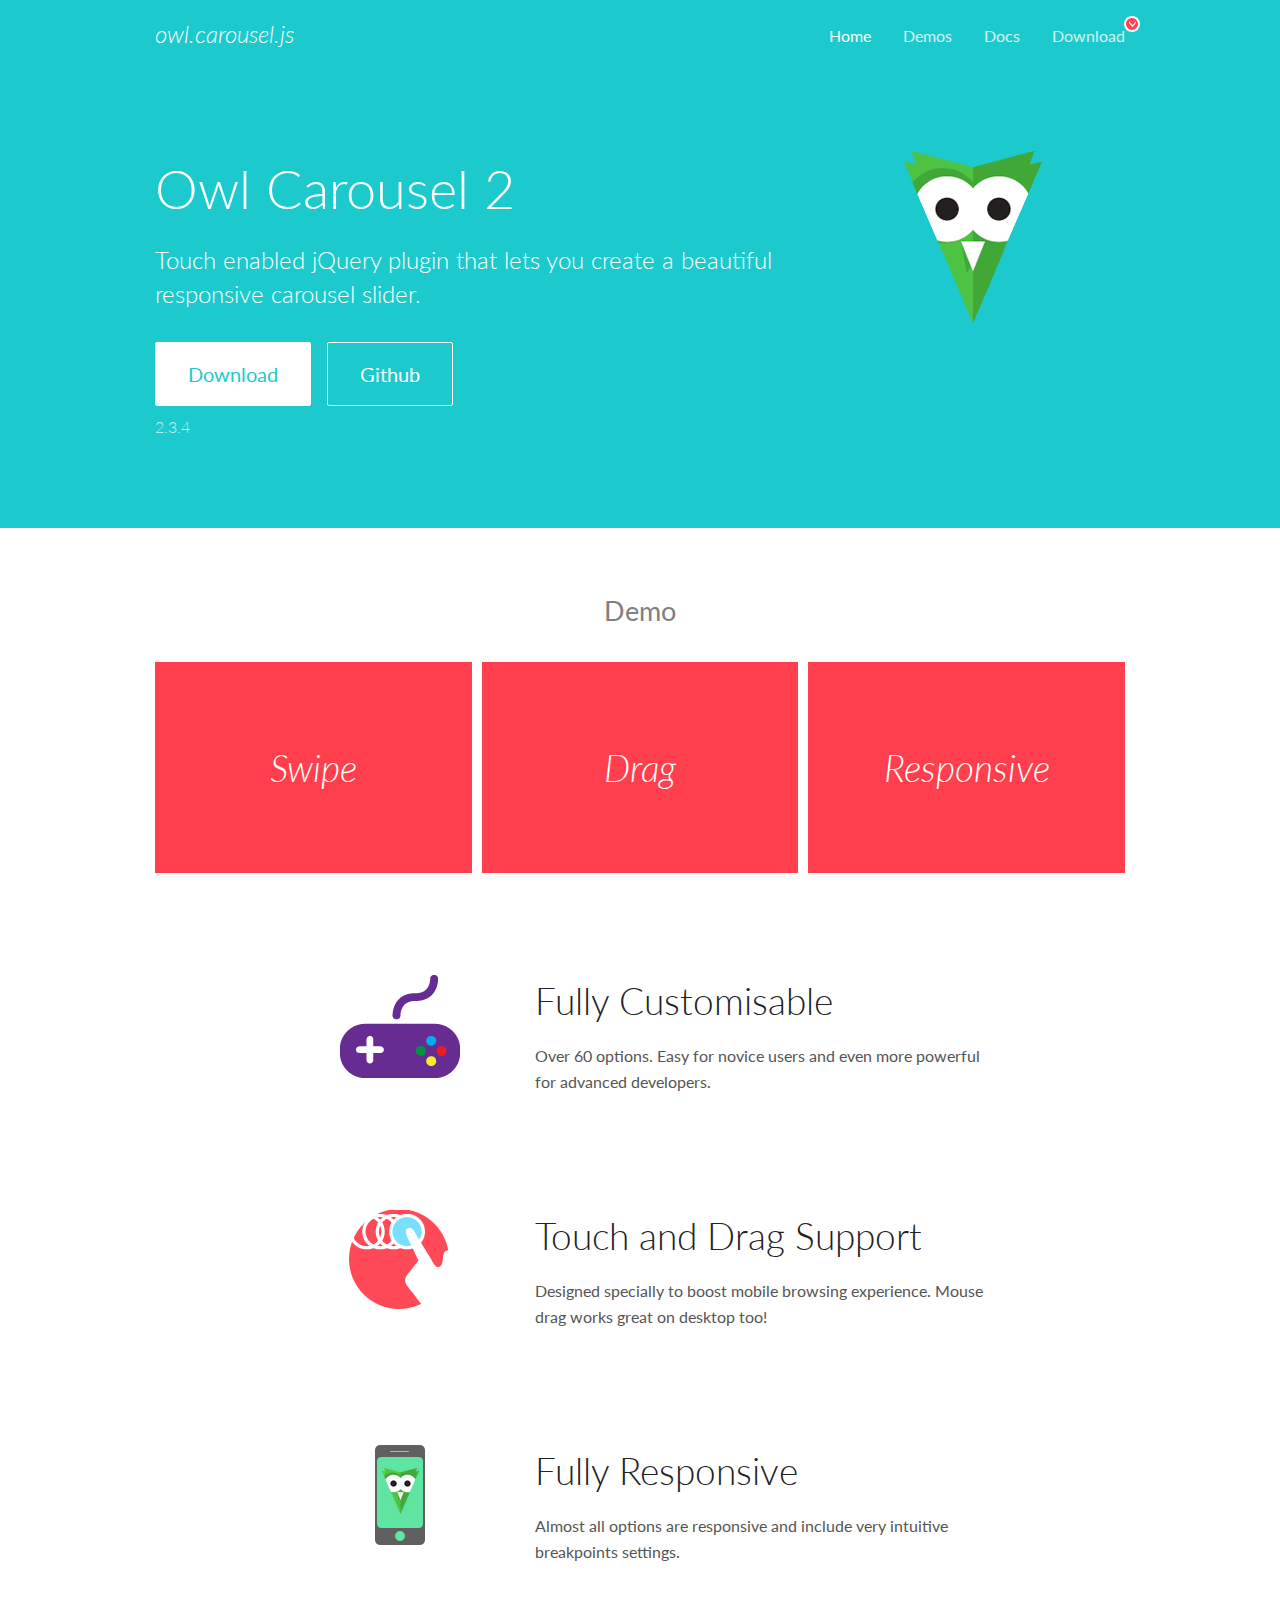
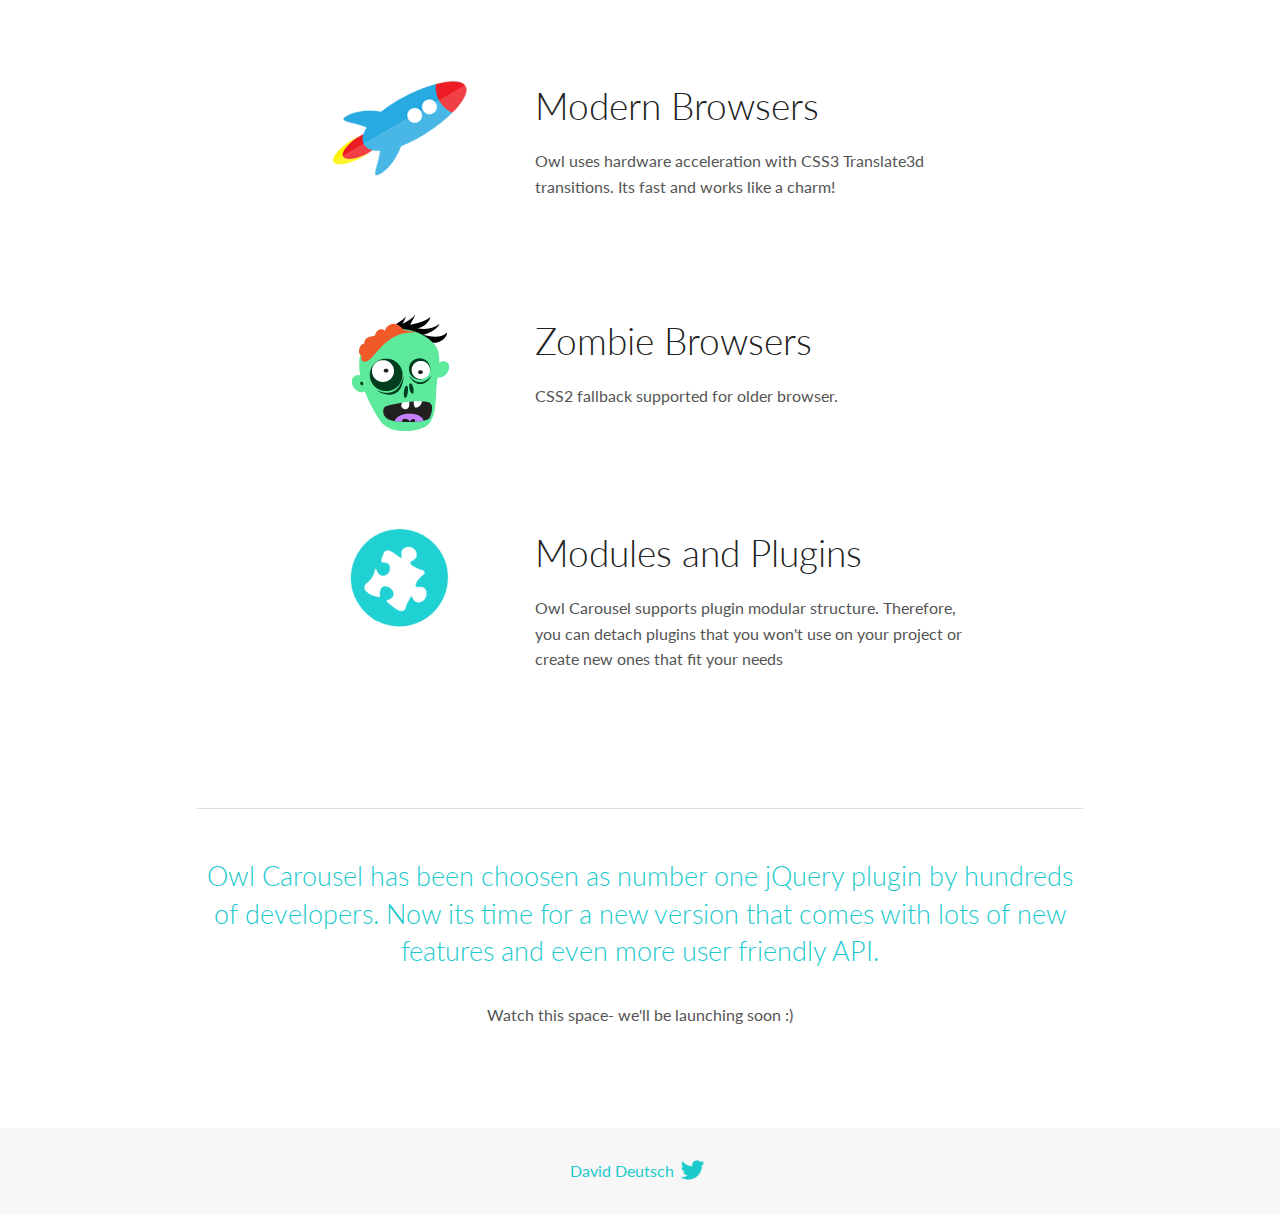
<file: owlcarousel/docs/index.html>
<!DOCTYPE html>
<html lang="en">
  <head>

    <!-- head -->
    <meta charset="utf-8">
    <meta name="msapplication-tap-highlight" content="no" />
    <meta name="viewport" content="width=device-width, initial-scale=1.0" />
    <meta name="description" content="Touch enabled jQuery plugin that lets you create beautiful responsive carousel slider.">
    <meta name="author" content="David Deutsch">
    <title>
      Home | Owl Carousel | 2.3.4
    </title>

    <!-- Stylesheets -->
    <link href='https://fonts.googleapis.com/css?family=Lato:300,400,700,400italic,300italic' rel='stylesheet' type='text/css'>
    <link rel="stylesheet" href="assets/css/docs.theme.min.css">

    <!-- Owl Stylesheets -->
    <link rel="stylesheet" href="assets/owlcarousel/assets/owl.carousel.min.css">
    <link rel="stylesheet" href="assets/owlcarousel/assets/owl.theme.default.min.css">

    <!-- HTML5 shim and Respond.js IE8 support of HTML5 elements and media queries -->

    <!--[if lt IE 9]>
      <script src="https://oss.maxcdn.com/libs/html5shiv/3.7.0/html5shiv.js"></script>
      <script src="https://oss.maxcdn.com/libs/respond.js/1.3.0/respond.min.js"></script>
    <![endif]-->

    <!-- Favicons -->
    <link rel="apple-touch-icon-precomposed" sizes="144x144" href="assets/ico/apple-touch-icon-144-precomposed.png">
    <link rel="shortcut icon" href="assets/ico/favicon.png">
    <link rel="shortcut icon" href="favicon.ico">

    <!-- Yeah i know js should not be in header. Its required for demos.-->

    <!-- javascript -->
    <script src="assets/vendors/jquery.min.js"></script>
    <script src="assets/owlcarousel/owl.carousel.js"></script>
  </head>
  <body>

    <!-- header -->
    <header class="header">
      <div class="row">
        <div class="large-12 columns">
          <div class="brand left">
            <h3>
              <a href="/OwlCarousel2/">owl.carousel.js</a> 
            </h3>
          </div>
          <a id="toggle-nav" class="right">
            <span></span> <span></span> <span></span> 
          </a> 
          <div class="nav-bar">
            <ul class="clearfix">
              <li class="active">
                <a href="/OwlCarousel2/index.html">Home</a> 
              </li>
              <li> <a href="/OwlCarousel2/demos/demos.html">Demos</a>  </li>
              <li> <a href="/OwlCarousel2/docs/started-welcome.html">Docs</a>  </li>
              <li>
                <a href="https://github.com/OwlCarousel2/OwlCarousel2/archive/2.3.4.zip">Download</a> 
                <span class="download"></span> 
              </li>
            </ul>
          </div>
        </div>
      </div>
    </header>

    <!-- home panel -->
    <section id="hero">
      <div class="row">
        <div class="large-8 medium-8 columns">
          <h1>Owl Carousel 2</h1>
          <h4>Touch enabled jQuery plugin that lets you create a beautiful responsive carousel slider.</h4>
          <a href="https://github.com/OwlCarousel2/OwlCarousel2/archive/2.3.4.zip" class="hero-button">Download</a> 
          <a href="https://github.com/OwlCarousel2/OwlCarousel2" class="hero-button outline">Github</a> 
          <p>2.3.4</p>
        </div>
        <div class="large-4 medium-4 columns">
          <img class="owl-logo" src="assets/img/owl-logo.png" alt="mr. Owl">
        </div>
      </div>
    </section>

    <!-- body -->
    <div class="home-demo">
      <div class="row">
        <div class="large-12 columns">
          <h3>Demo</h3>
          <div class="owl-carousel">
            <div class="item">
              <h2>Swipe</h2>
            </div>
            <div class="item">
              <h2>Drag</h2>
            </div>
            <div class="item">
              <h2>Responsive</h2>
            </div>
            <div class="item">
              <h2>CSS3</h2>
            </div>
            <div class="item">
              <h2>Fast</h2>
            </div>
            <div class="item">
              <h2>Easy</h2>
            </div>
            <div class="item">
              <h2>Free</h2>
            </div>
            <div class="item">
              <h2>Upgradable</h2>
            </div>
            <div class="item">
              <h2>Tons of options</h2>
            </div>
            <div class="item">
              <h2>Infinity</h2>
            </div>
            <div class="item">
              <h2>Auto Width</h2>
            </div>
          </div>
        </div>
      </div>
    </div>
    <script>
      var owl = $('.owl-carousel');
      owl.owlCarousel({
        margin: 10,
        loop: true,
        responsive: {
          0: {
            items: 1
          },
          600: {
            items: 2
          },
          1000: {
            items: 3
          }
        }
      })
    </script>

    <!-- features -->
    <div id="features">
      <div class="row">
        <div class="small-12 medium-9 small-centered columns">
          <section class="row feature">
            <div class="medium-4 small-12 columns">
              <img src="assets/img/feature-options.png" alt="">
            </div>
            <div class="medium-8 small-12 columns">
              <h2>Fully Customisable</h2>
              <p>Over 60 options. Easy for novice users and even more powerful for advanced developers.</p>
            </div>
          </section>
          <section class="row feature">
            <div class="medium-4 small-12 columns">
              <img src="assets/img/feature-drag.png" alt="">
            </div>
            <div class="medium-8 small-12 columns">
              <h2>Touch and Drag Support</h2>
              <p>Designed specially to boost mobile browsing experience. Mouse drag works great on desktop too!</p>
            </div>
          </section>
          <section class="row feature">
            <div class="medium-4 small-12 columns">
              <img src="assets/img/feature-responsive.png" alt="">
            </div>
            <div class="medium-8 small-12 columns">
              <h2>Fully Responsive</h2>
              <p>Almost all options are responsive and include very intuitive breakpoints settings.</p>
            </div>
          </section>
          <section class="row feature">
            <div class="medium-4 small-12 columns">
              <img src="assets/img/feature-modern.png" alt="">
            </div>
            <div class="medium-8 small-12 columns">
              <h2>Modern Browsers</h2>
              <p>Owl uses hardware acceleration with CSS3 Translate3d transitions. Its fast and works like a charm! </p>
            </div>
          </section>
          <section class="row feature">
            <div class="medium-4 small-12 columns">
              <img src="assets/img/feature-zombie.png" alt="">
            </div>
            <div class="medium-8 small-12 columns">
              <h2>Zombie Browsers</h2>
              <p>CSS2 fallback supported for older browser.</p>
            </div>
          </section>
          <section class="row feature">
            <div class="medium-4 small-12 columns">
              <img src="assets/img/feature-module.png" alt="">
            </div>
            <div class="medium-8 small-12 columns">
              <h2>Modules and Plugins</h2>
              <p>Owl Carousel supports plugin modular structure. Therefore, you can detach plugins that you won&#x27;t use on your project or create new ones that fit your needs</p>
            </div>
          </section>
        </div>
      </div>
    </div>

    <!-- footer -->
    <section id="teaser-text">
      <div class="row">
        <div class="small-12 medium-11 small-centered columns">
          <hr>
          <h3 id="owl-carousel-has-been-choosen-as-number-one-jquery-plugin-by-hundreds-of-developers-now-its-time-for-a-new-version-that-comes-with-lots-of-new-features-and-even-more-user-friendly-api-">Owl Carousel has been choosen as number one jQuery plugin by hundreds of developers. Now its time for a new version that comes with lots of new features and even more user friendly API.</h3>
          <p>Watch this space- we&#39;ll be launching soon :)</p>
        </div>
      </div>
    </section>

    <!-- footer -->
    <footer class="footer">
      <div class="row">
        <div class="large-12 columns">
          <h5>
            <a href="/OwlCarousel2/docs/support-contact.html">David Deutsch</a> 
            <a id="custom-tweet-button" href="https://twitter.com/share?url=https://github.com/OwlCarousel2/OwlCarousel2&text=Owl Carousel - This is so awesome! " target="_blank"></a> 
          </h5>
        </div>
      </div>
    </footer>

    <!-- vendors -->
    <script src="assets/vendors/highlight.js"></script>
    <script src="assets/js/app.js"></script>
  </body>
</html>
</file>
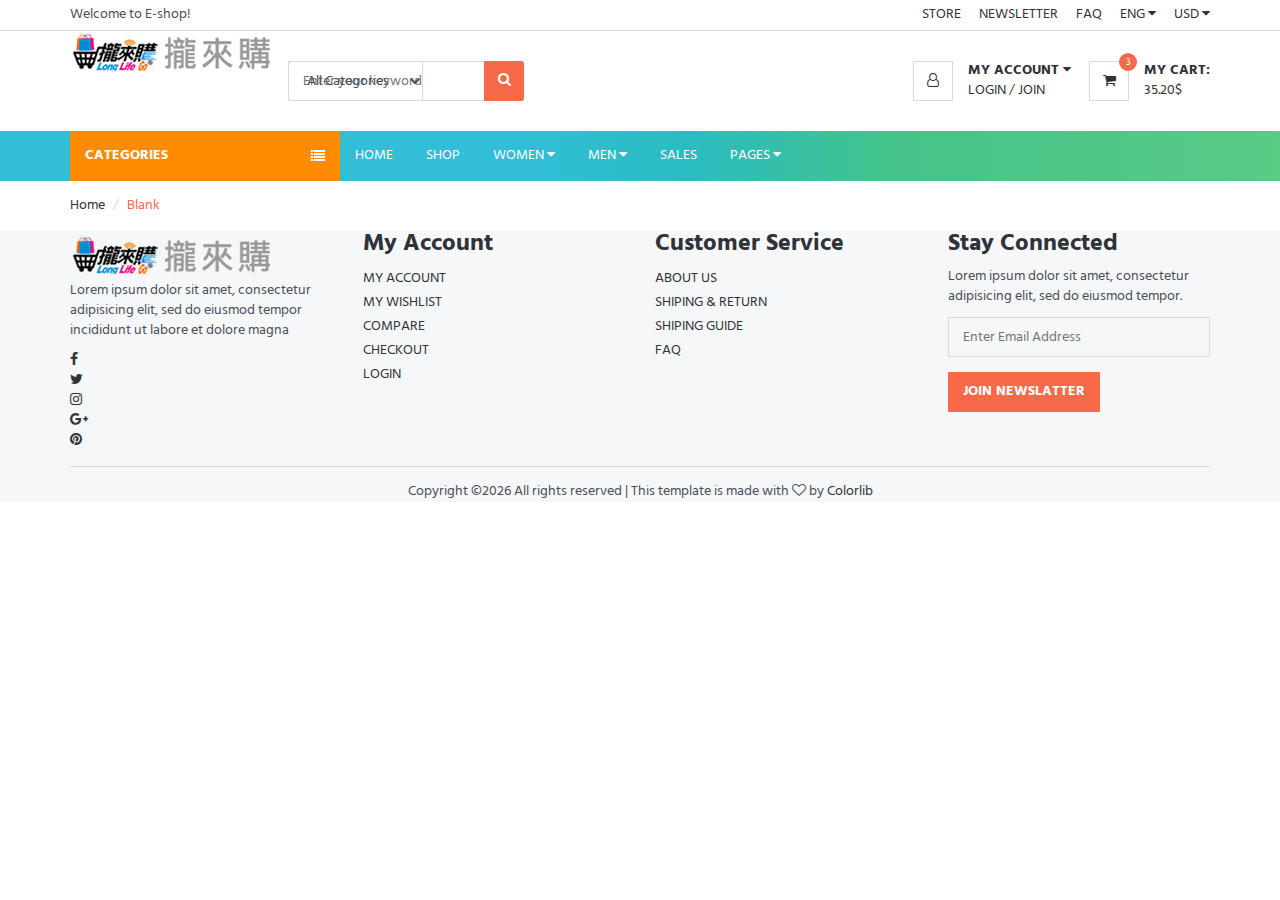
<file: blank.html>
<!DOCTYPE html>
<html lang="en">

<head>
	<meta charset="utf-8">
	<meta http-equiv="X-UA-Compatible" content="IE=edge">
	<meta name="viewport" content="width=device-width, initial-scale=1">
	<!-- The above 3 meta tags *must* come first in the head; any other head content must come *after* these tags -->

	<title>E-SHOP HTML Template</title>

	<!-- Google font -->
	<link href="https://fonts.googleapis.com/css?family=Hind:400,700" rel="stylesheet">

	<!-- Bootstrap -->
	<link type="text/css" rel="stylesheet" href="css/bootstrap.min.css" />

	<!-- Slick -->
	<link type="text/css" rel="stylesheet" href="css/slick.css" />
	<link type="text/css" rel="stylesheet" href="css/slick-theme.css" />

	<!-- nouislider -->
	<link type="text/css" rel="stylesheet" href="css/nouislider.min.css" />

	<!-- Font Awesome Icon -->
	<link rel="stylesheet" href="css/font-awesome.min.css">

	<!-- Custom stlylesheet -->
	<link type="text/css" rel="stylesheet" href="css/style.css" />

	<!-- HTML5 shim and Respond.js for IE8 support of HTML5 elements and media queries -->
	<!-- WARNING: Respond.js doesn't work if you view the page via file:// -->
	<!--[if lt IE 9]>
		  <script src="https://oss.maxcdn.com/html5shiv/3.7.3/html5shiv.min.js"></script>
		  <script src="https://oss.maxcdn.com/respond/1.4.2/respond.min.js"></script>
		<![endif]-->

</head>

<body>
	<!-- HEADER -->
	<header>
		<!-- top Header -->
		<div id="top-header">
			<div class="container">
				<div class="pull-left">
					<span>Welcome to E-shop!</span>
				</div>
				<div class="pull-right">
					<ul class="header-top-links">
						<li><a href="#">Store</a></li>
						<li><a href="#">Newsletter</a></li>
						<li><a href="#">FAQ</a></li>
						<li class="dropdown default-dropdown">
							<a class="dropdown-toggle" data-toggle="dropdown" aria-expanded="true">ENG <i class="fa fa-caret-down"></i></a>
							<ul class="custom-menu">
								<li><a href="#">English (ENG)</a></li>
								<li><a href="#">Russian (Ru)</a></li>
								<li><a href="#">French (FR)</a></li>
								<li><a href="#">Spanish (Es)</a></li>
							</ul>
						</li>
						<li class="dropdown default-dropdown">
							<a class="dropdown-toggle" data-toggle="dropdown" aria-expanded="true">USD <i class="fa fa-caret-down"></i></a>
							<ul class="custom-menu">
								<li><a href="#">USD ($)</a></li>
								<li><a href="#">EUR (€)</a></li>
							</ul>
						</li>
					</ul>
				</div>
			</div>
		</div>
		<!-- /top Header -->

		<!-- header -->
		<div id="header">
			<div class="container">
				<div class="pull-left">
					<!-- Logo -->
					<div class="header-logo">
						<a class="logo" href="#">
							<img src="./img/logo.png" alt="">
						</a>
					</div>
					<!-- /Logo -->

					<!-- Search -->
					<div class="header-search">
						<form>
							<input class="input search-input" type="text" placeholder="Enter your keyword">
							<select class="input search-categories">
								<option value="0">All Categories</option>
								<option value="1">Category 01</option>
								<option value="1">Category 02</option>
							</select>
							<button class="search-btn"><i class="fa fa-search"></i></button>
						</form>
					</div>
					<!-- /Search -->
				</div>
				<div class="pull-right">
					<ul class="header-btns">
						<!-- Account -->
						<li class="header-account dropdown default-dropdown">
							<div class="dropdown-toggle" role="button" data-toggle="dropdown" aria-expanded="true">
								<div class="header-btns-icon">
									<i class="fa fa-user-o"></i>
								</div>
								<strong class="text-uppercase">My Account <i class="fa fa-caret-down"></i></strong>
							</div>
							<a href="#" class="text-uppercase">Login</a> / <a href="#" class="text-uppercase">Join</a>
							<ul class="custom-menu">
								<li><a href="#"><i class="fa fa-user-o"></i> My Account</a></li>
								<li><a href="#"><i class="fa fa-heart-o"></i> My Wishlist</a></li>
								<li><a href="#"><i class="fa fa-exchange"></i> Compare</a></li>
								<li><a href="#"><i class="fa fa-check"></i> Checkout</a></li>
								<li><a href="#"><i class="fa fa-unlock-alt"></i> Login</a></li>
								<li><a href="#"><i class="fa fa-user-plus"></i> Create An Account</a></li>
							</ul>
						</li>
						<!-- /Account -->

						<!-- Cart -->
						<li class="header-cart dropdown default-dropdown">
							<a class="dropdown-toggle" data-toggle="dropdown" aria-expanded="true">
								<div class="header-btns-icon">
									<i class="fa fa-shopping-cart"></i>
									<span class="qty">3</span>
								</div>
								<strong class="text-uppercase">My Cart:</strong>
								<br>
								<span>35.20$</span>
							</a>
							<div class="custom-menu">
								<div id="shopping-cart">
									<div class="shopping-cart-list">
										<div class="product product-widget">
											<div class="product-thumb">
												<img src="./img/thumb-product01.jpg" alt="">
											</div>
											<div class="product-body">
												<h3 class="product-price">$32.50 <span class="qty">x3</span></h3>
												<h2 class="product-name"><a href="#">Product Name Goes Here</a></h2>
											</div>
											<button class="cancel-btn"><i class="fa fa-trash"></i></button>
										</div>
										<div class="product product-widget">
											<div class="product-thumb">
												<img src="./img/thumb-product01.jpg" alt="">
											</div>
											<div class="product-body">
												<h3 class="product-price">$32.50 <span class="qty">x3</span></h3>
												<h2 class="product-name"><a href="#">Product Name Goes Here</a></h2>
											</div>
											<button class="cancel-btn"><i class="fa fa-trash"></i></button>
										</div>
									</div>
									<div class="shopping-cart-btns">
										<button class="main-btn">View Cart</button>
										<button class="primary-btn">Checkout <i class="fa fa-arrow-circle-right"></i></button>
									</div>
								</div>
							</div>
						</li>
						<!-- /Cart -->

						<!-- Mobile nav toggle-->
						<li class="nav-toggle">
							<button class="nav-toggle-btn main-btn icon-btn"><i class="fa fa-bars"></i></button>
						</li>
						<!-- / Mobile nav toggle -->
					</ul>
				</div>
			</div>
			<!-- header -->
		</div>
		<!-- container -->
	</header>
	<!-- /HEADER -->

	<!-- NAVIGATION -->
	<div id="navigation">
		<!-- container -->
		<div class="container">
			<div id="responsive-nav">
				<!-- category nav -->
				<div class="category-nav show-on-click">
					<span class="category-header">Categories <i class="fa fa-list"></i></span>
					<ul class="category-list">
						<li class="dropdown side-dropdown">
							<a class="dropdown-toggle" data-toggle="dropdown" aria-expanded="true">Women’s Clothing <i class="fa fa-angle-right"></i></a>
							<div class="custom-menu">
								<div class="row">
									<div class="col-md-4">
										<ul class="list-links">
											<li>
												<h3 class="list-links-title">Categories</h3></li>
											<li><a href="#">Women’s Clothing</a></li>
											<li><a href="#">Men’s Clothing</a></li>
											<li><a href="#">Phones & Accessories</a></li>
											<li><a href="#">Jewelry & Watches</a></li>
											<li><a href="#">Bags & Shoes</a></li>
										</ul>
										<hr class="hidden-md hidden-lg">
									</div>
									<div class="col-md-4">
										<ul class="list-links">
											<li>
												<h3 class="list-links-title">Categories</h3></li>
											<li><a href="#">Women’s Clothing</a></li>
											<li><a href="#">Men’s Clothing</a></li>
											<li><a href="#">Phones & Accessories</a></li>
											<li><a href="#">Jewelry & Watches</a></li>
											<li><a href="#">Bags & Shoes</a></li>
										</ul>
										<hr class="hidden-md hidden-lg">
									</div>
									<div class="col-md-4">
										<ul class="list-links">
											<li>
												<h3 class="list-links-title">Categories</h3></li>
											<li><a href="#">Women’s Clothing</a></li>
											<li><a href="#">Men’s Clothing</a></li>
											<li><a href="#">Phones & Accessories</a></li>
											<li><a href="#">Jewelry & Watches</a></li>
											<li><a href="#">Bags & Shoes</a></li>
										</ul>
									</div>
								</div>
								<div class="row hidden-sm hidden-xs">
									<div class="col-md-12">
										<hr>
										<a class="banner banner-1" href="#">
											<img src="./img/banner05.jpg" alt="">
											<div class="banner-caption text-center">
												<h2 class="white-color">NEW COLLECTION</h2>
												<h3 class="white-color font-weak">HOT DEAL</h3>
											</div>
										</a>
									</div>
								</div>
							</div>
						</li>
						<li><a href="#">Men’s Clothing</a></li>
						<li class="dropdown side-dropdown"><a class="dropdown-toggle" data-toggle="dropdown" aria-expanded="true">Phones & Accessories <i class="fa fa-angle-right"></i></a>
							<div class="custom-menu">
								<div class="row">
									<div class="col-md-4">
										<ul class="list-links">
											<li>
												<h3 class="list-links-title">Categories</h3></li>
											<li><a href="#">Women’s Clothing</a></li>
											<li><a href="#">Men’s Clothing</a></li>
											<li><a href="#">Phones & Accessories</a></li>
											<li><a href="#">Jewelry & Watches</a></li>
											<li><a href="#">Bags & Shoes</a></li>
										</ul>
										<hr>
										<ul class="list-links">
											<li>
												<h3 class="list-links-title">Categories</h3></li>
											<li><a href="#">Women’s Clothing</a></li>
											<li><a href="#">Men’s Clothing</a></li>
											<li><a href="#">Phones & Accessories</a></li>
											<li><a href="#">Jewelry & Watches</a></li>
											<li><a href="#">Bags & Shoes</a></li>
										</ul>
										<hr class="hidden-md hidden-lg">
									</div>
									<div class="col-md-4">
										<ul class="list-links">
											<li>
												<h3 class="list-links-title">Categories</h3></li>
											<li><a href="#">Women’s Clothing</a></li>
											<li><a href="#">Men’s Clothing</a></li>
											<li><a href="#">Phones & Accessories</a></li>
											<li><a href="#">Jewelry & Watches</a></li>
											<li><a href="#">Bags & Shoes</a></li>
										</ul>
										<hr>
										<ul class="list-links">
											<li>
												<h3 class="list-links-title">Categories</h3></li>
											<li><a href="#">Women’s Clothing</a></li>
											<li><a href="#">Men’s Clothing</a></li>
											<li><a href="#">Phones & Accessories</a></li>
											<li><a href="#">Jewelry & Watches</a></li>
											<li><a href="#">Bags & Shoes</a></li>
										</ul>
									</div>
									<div class="col-md-4 hidden-sm hidden-xs">
										<a class="banner banner-2" href="#">
											<img src="./img/banner04.jpg" alt="">
											<div class="banner-caption">
												<h3 class="white-color">NEW<br>COLLECTION</h3>
											</div>
										</a>
									</div>
								</div>
							</div>
						</li>
						<li><a href="#">Computer & Office</a></li>
						<li><a href="#">Consumer Electronics</a></li>
						<li class="dropdown side-dropdown">
							<a class="dropdown-toggle" data-toggle="dropdown" aria-expanded="true">Jewelry & Watches <i class="fa fa-angle-right"></i></a>
							<div class="custom-menu">
								<div class="row">
									<div class="col-md-4">
										<ul class="list-links">
											<li>
												<h3 class="list-links-title">Categories</h3></li>
											<li><a href="#">Women’s Clothing</a></li>
											<li><a href="#">Men’s Clothing</a></li>
											<li><a href="#">Phones & Accessories</a></li>
											<li><a href="#">Jewelry & Watches</a></li>
											<li><a href="#">Bags & Shoes</a></li>
										</ul>
										<hr>
										<ul class="list-links">
											<li>
												<h3 class="list-links-title">Categories</h3></li>
											<li><a href="#">Women’s Clothing</a></li>
											<li><a href="#">Men’s Clothing</a></li>
											<li><a href="#">Phones & Accessories</a></li>
											<li><a href="#">Jewelry & Watches</a></li>
											<li><a href="#">Bags & Shoes</a></li>
										</ul>
										<hr class="hidden-md hidden-lg">
									</div>
									<div class="col-md-4">
										<ul class="list-links">
											<li>
												<h3 class="list-links-title">Categories</h3></li>
											<li><a href="#">Women’s Clothing</a></li>
											<li><a href="#">Men’s Clothing</a></li>
											<li><a href="#">Phones & Accessories</a></li>
											<li><a href="#">Jewelry & Watches</a></li>
											<li><a href="#">Bags & Shoes</a></li>
										</ul>
										<hr>
										<ul class="list-links">
											<li>
												<h3 class="list-links-title">Categories</h3></li>
											<li><a href="#">Women’s Clothing</a></li>
											<li><a href="#">Men’s Clothing</a></li>
											<li><a href="#">Phones & Accessories</a></li>
											<li><a href="#">Jewelry & Watches</a></li>
											<li><a href="#">Bags & Shoes</a></li>
										</ul>
										<hr class="hidden-md hidden-lg">
									</div>
									<div class="col-md-4">
										<ul class="list-links">
											<li>
												<h3 class="list-links-title">Categories</h3></li>
											<li><a href="#">Women’s Clothing</a></li>
											<li><a href="#">Men’s Clothing</a></li>
											<li><a href="#">Phones & Accessories</a></li>
											<li><a href="#">Jewelry & Watches</a></li>
											<li><a href="#">Bags & Shoes</a></li>
										</ul>
										<hr>
										<ul class="list-links">
											<li>
												<h3 class="list-links-title">Categories</h3></li>
											<li><a href="#">Women’s Clothing</a></li>
											<li><a href="#">Men’s Clothing</a></li>
											<li><a href="#">Phones & Accessories</a></li>
											<li><a href="#">Jewelry & Watches</a></li>
											<li><a href="#">Bags & Shoes</a></li>
										</ul>
									</div>
								</div>
							</div>
						</li>
						<li><a href="#">Bags & Shoes</a></li>
						<li><a href="#">View All</a></li>
					</ul>
				</div>
				<!-- /category nav -->

				<!-- menu nav -->
				<div class="menu-nav">
					<span class="menu-header">Menu <i class="fa fa-bars"></i></span>
					<ul class="menu-list">
						<li><a href="#">Home</a></li>
						<li><a href="#">Shop</a></li>
						<li class="dropdown mega-dropdown"><a class="dropdown-toggle" data-toggle="dropdown" aria-expanded="true">Women <i class="fa fa-caret-down"></i></a>
							<div class="custom-menu">
								<div class="row">
									<div class="col-md-4">
										<ul class="list-links">
											<li>
												<h3 class="list-links-title">Categories</h3></li>
											<li><a href="#">Women’s Clothing</a></li>
											<li><a href="#">Men’s Clothing</a></li>
											<li><a href="#">Phones & Accessories</a></li>
											<li><a href="#">Jewelry & Watches</a></li>
											<li><a href="#">Bags & Shoes</a></li>
										</ul>
										<hr class="hidden-md hidden-lg">
									</div>
									<div class="col-md-4">
										<ul class="list-links">
											<li>
												<h3 class="list-links-title">Categories</h3></li>
											<li><a href="#">Women’s Clothing</a></li>
											<li><a href="#">Men’s Clothing</a></li>
											<li><a href="#">Phones & Accessories</a></li>
											<li><a href="#">Jewelry & Watches</a></li>
											<li><a href="#">Bags & Shoes</a></li>
										</ul>
										<hr class="hidden-md hidden-lg">
									</div>
									<div class="col-md-4">
										<ul class="list-links">
											<li>
												<h3 class="list-links-title">Categories</h3></li>
											<li><a href="#">Women’s Clothing</a></li>
											<li><a href="#">Men’s Clothing</a></li>
											<li><a href="#">Phones & Accessories</a></li>
											<li><a href="#">Jewelry & Watches</a></li>
											<li><a href="#">Bags & Shoes</a></li>
										</ul>
									</div>
								</div>
								<div class="row hidden-sm hidden-xs">
									<div class="col-md-12">
										<hr>
										<a class="banner banner-1" href="#">
											<img src="./img/banner05.jpg" alt="">
											<div class="banner-caption text-center">
												<h2 class="white-color">NEW COLLECTION</h2>
												<h3 class="white-color font-weak">HOT DEAL</h3>
											</div>
										</a>
									</div>
								</div>
							</div>
						</li>
						<li class="dropdown mega-dropdown full-width"><a class="dropdown-toggle" data-toggle="dropdown" aria-expanded="true">Men <i class="fa fa-caret-down"></i></a>
							<div class="custom-menu">
								<div class="row">
									<div class="col-md-3">
										<div class="hidden-sm hidden-xs">
											<a class="banner banner-1" href="#">
												<img src="./img/banner06.jpg" alt="">
												<div class="banner-caption text-center">
													<h3 class="white-color text-uppercase">Women’s</h3>
												</div>
											</a>
											<hr>
										</div>
										<ul class="list-links">
											<li>
												<h3 class="list-links-title">Categories</h3></li>
											<li><a href="#">Women’s Clothing</a></li>
											<li><a href="#">Men’s Clothing</a></li>
											<li><a href="#">Phones & Accessories</a></li>
											<li><a href="#">Jewelry & Watches</a></li>
											<li><a href="#">Bags & Shoes</a></li>
										</ul>
									</div>
									<div class="col-md-3">
										<div class="hidden-sm hidden-xs">
											<a class="banner banner-1" href="#">
												<img src="./img/banner07.jpg" alt="">
												<div class="banner-caption text-center">
													<h3 class="white-color text-uppercase">Men’s</h3>
												</div>
											</a>
										</div>
										<hr>
										<ul class="list-links">
											<li>
												<h3 class="list-links-title">Categories</h3></li>
											<li><a href="#">Women’s Clothing</a></li>
											<li><a href="#">Men’s Clothing</a></li>
											<li><a href="#">Phones & Accessories</a></li>
											<li><a href="#">Jewelry & Watches</a></li>
											<li><a href="#">Bags & Shoes</a></li>
										</ul>
									</div>
									<div class="col-md-3">
										<div class="hidden-sm hidden-xs">
											<a class="banner banner-1" href="#">
												<img src="./img/banner08.jpg" alt="">
												<div class="banner-caption text-center">
													<h3 class="white-color text-uppercase">Accessories</h3>
												</div>
											</a>
										</div>
										<hr>
										<ul class="list-links">
											<li>
												<h3 class="list-links-title">Categories</h3></li>
											<li><a href="#">Women’s Clothing</a></li>
											<li><a href="#">Men’s Clothing</a></li>
											<li><a href="#">Phones & Accessories</a></li>
											<li><a href="#">Jewelry & Watches</a></li>
											<li><a href="#">Bags & Shoes</a></li>
										</ul>
									</div>
									<div class="col-md-3">
										<div class="hidden-sm hidden-xs">
											<a class="banner banner-1" href="#">
												<img src="./img/banner09.jpg" alt="">
												<div class="banner-caption text-center">
													<h3 class="white-color text-uppercase">Bags</h3>
												</div>
											</a>
										</div>
										<hr>
										<ul class="list-links">
											<li>
												<h3 class="list-links-title">Categories</h3></li>
											<li><a href="#">Women’s Clothing</a></li>
											<li><a href="#">Men’s Clothing</a></li>
											<li><a href="#">Phones & Accessories</a></li>
											<li><a href="#">Jewelry & Watches</a></li>
											<li><a href="#">Bags & Shoes</a></li>
										</ul>
									</div>
								</div>
							</div>
						</li>
						<li><a href="#">Sales</a></li>
						<li class="dropdown default-dropdown"><a class="dropdown-toggle" data-toggle="dropdown" aria-expanded="true">Pages <i class="fa fa-caret-down"></i></a>
							<ul class="custom-menu">
								<li><a href="index.html">Home</a></li>
								<li><a href="products.html">Products</a></li>
								<li><a href="product-page.html">Product Details</a></li>
								<li><a href="checkout.html">Checkout</a></li>
							</ul>
						</li>
					</ul>
				</div>
				<!-- menu nav -->
			</div>
		</div>
		<!-- /container -->
	</div>
	<!-- /NAVIGATION -->

	<!-- BREADCRUMB -->
	<div id="breadcrumb">
		<div class="container">
			<ul class="breadcrumb">
				<li><a href="#">Home</a></li>
				<li class="active">Blank</li>
			</ul>
		</div>
	</div>
	<!-- /BREADCRUMB -->

	<!-- section -->
	<div class="section">
		<!-- container -->
		<div class="container">
			<!-- row -->
			<div class="row">
			</div>
			<!-- /row -->
		</div>
		<!-- /container -->
	</div>
	<!-- /section -->

	<!-- FOOTER -->
	<footer id="footer" class="section section-grey">
		<!-- container -->
		<div class="container">
			<!-- row -->
			<div class="row">
				<!-- footer widget -->
				<div class="col-md-3 col-sm-6 col-xs-6">
					<div class="footer">
						<!-- footer logo -->
						<div class="footer-logo">
							<a class="logo" href="#">
		            <img src="./img/logo.png" alt="">
		          </a>
						</div>
						<!-- /footer logo -->

						<p>Lorem ipsum dolor sit amet, consectetur adipisicing elit, sed do eiusmod tempor incididunt ut labore et dolore magna</p>

						<!-- footer social -->
						<ul class="footer-social">
							<li><a href="#"><i class="fa fa-facebook"></i></a></li>
							<li><a href="#"><i class="fa fa-twitter"></i></a></li>
							<li><a href="#"><i class="fa fa-instagram"></i></a></li>
							<li><a href="#"><i class="fa fa-google-plus"></i></a></li>
							<li><a href="#"><i class="fa fa-pinterest"></i></a></li>
						</ul>
						<!-- /footer social -->
					</div>
				</div>
				<!-- /footer widget -->

				<!-- footer widget -->
				<div class="col-md-3 col-sm-6 col-xs-6">
					<div class="footer">
						<h3 class="footer-header">My Account</h3>
						<ul class="list-links">
							<li><a href="#">My Account</a></li>
							<li><a href="#">My Wishlist</a></li>
							<li><a href="#">Compare</a></li>
							<li><a href="#">Checkout</a></li>
							<li><a href="#">Login</a></li>
						</ul>
					</div>
				</div>
				<!-- /footer widget -->

				<div class="clearfix visible-sm visible-xs"></div>

				<!-- footer widget -->
				<div class="col-md-3 col-sm-6 col-xs-6">
					<div class="footer">
						<h3 class="footer-header">Customer Service</h3>
						<ul class="list-links">
							<li><a href="#">About Us</a></li>
							<li><a href="#">Shiping & Return</a></li>
							<li><a href="#">Shiping Guide</a></li>
							<li><a href="#">FAQ</a></li>
						</ul>
					</div>
				</div>
				<!-- /footer widget -->

				<!-- footer subscribe -->
				<div class="col-md-3 col-sm-6 col-xs-6">
					<div class="footer">
						<h3 class="footer-header">Stay Connected</h3>
						<p>Lorem ipsum dolor sit amet, consectetur adipisicing elit, sed do eiusmod tempor.</p>
						<form>
							<div class="form-group">
								<input class="input" placeholder="Enter Email Address">
							</div>
							<button class="primary-btn">Join Newslatter</button>
						</form>
					</div>
				</div>
				<!-- /footer subscribe -->
			</div>
			<!-- /row -->
			<hr>
			<!-- row -->
			<div class="row">
				<div class="col-md-8 col-md-offset-2 text-center">
					<!-- footer copyright -->
					<div class="footer-copyright">
						<!-- Link back to Colorlib can't be removed. Template is licensed under CC BY 3.0. -->
						Copyright &copy;<script>document.write(new Date().getFullYear());</script> All rights reserved | This template is made with <i class="fa fa-heart-o" aria-hidden="true"></i> by <a href="https://colorlib.com" target="_blank">Colorlib</a>
						<!-- Link back to Colorlib can't be removed. Template is licensed under CC BY 3.0. -->
					</div>
					<!-- /footer copyright -->
				</div>
			</div>
			<!-- /row -->
		</div>
		<!-- /container -->
	</footer>
	<!-- /FOOTER -->

	<!-- jQuery Plugins -->
	<script src="js/jquery.min.js"></script>
	<script src="js/bootstrap.min.js"></script>
	<script src="js/slick.min.js"></script>
	<script src="js/nouislider.min.js"></script>
	<script src="js/jquery.zoom.min.js"></script>
	<script src="js/main.js"></script>

</body>

</html>
</file>
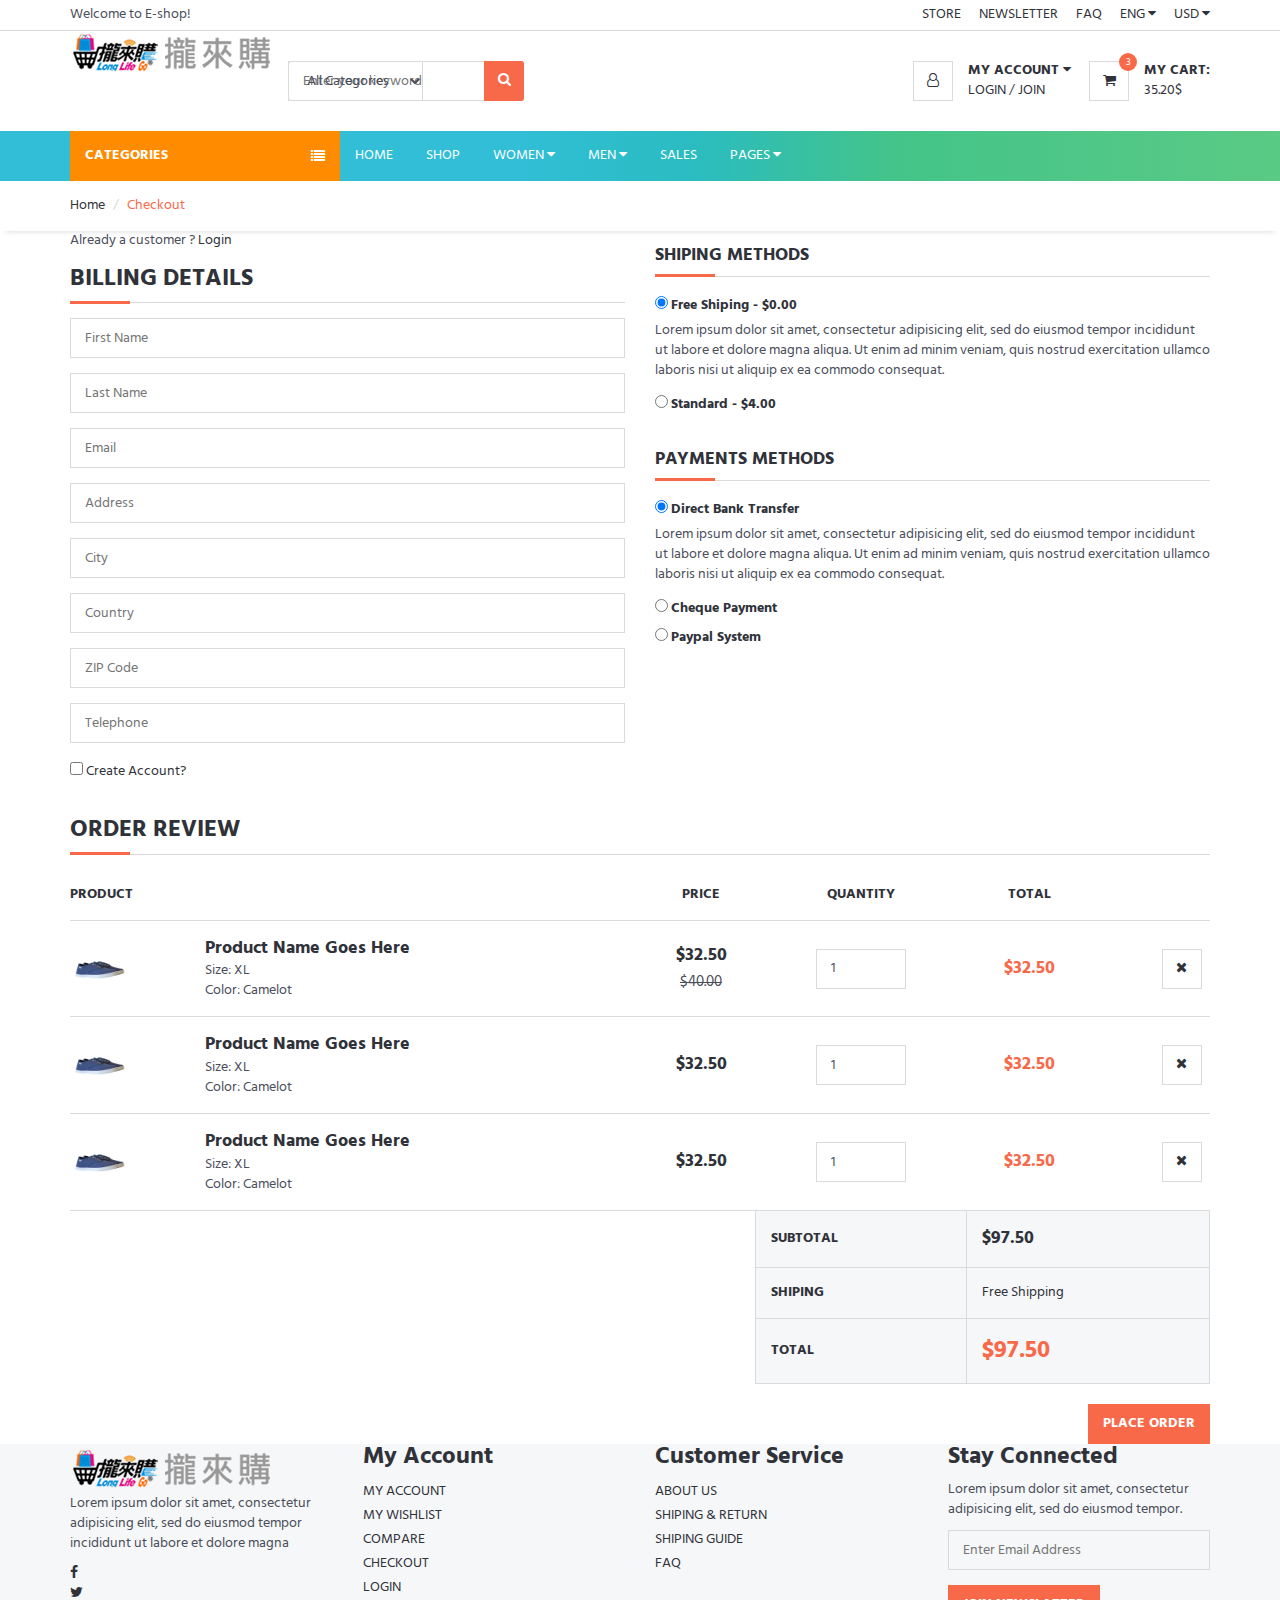
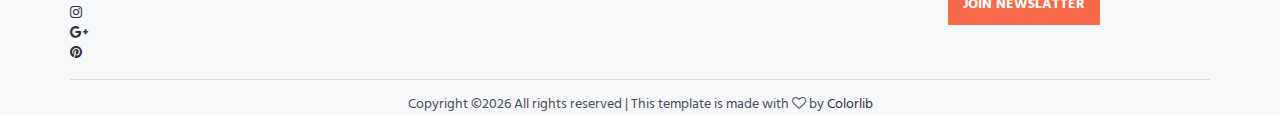
<file: checkout.html>
<!DOCTYPE html>
<html lang="en">

<head>
	<meta charset="utf-8">
	<meta http-equiv="X-UA-Compatible" content="IE=edge">
	<meta name="viewport" content="width=device-width, initial-scale=1">
	<!-- The above 3 meta tags *must* come first in the head; any other head content must come *after* these tags -->

	<title>E-SHOP HTML Template</title>

	<!-- Google font -->
	<link href="https://fonts.googleapis.com/css?family=Hind:400,700" rel="stylesheet">

	<!-- Bootstrap -->
	<link type="text/css" rel="stylesheet" href="css/bootstrap.min.css" />

	<!-- Slick -->
	<link type="text/css" rel="stylesheet" href="css/slick.css" />
	<link type="text/css" rel="stylesheet" href="css/slick-theme.css" />

	<!-- nouislider -->
	<link type="text/css" rel="stylesheet" href="css/nouislider.min.css" />

	<!-- Font Awesome Icon -->
	<link rel="stylesheet" href="css/font-awesome.min.css">

	<!-- Custom stlylesheet -->
	<link type="text/css" rel="stylesheet" href="css/style.css" />

	<!-- HTML5 shim and Respond.js for IE8 support of HTML5 elements and media queries -->
	<!-- WARNING: Respond.js doesn't work if you view the page via file:// -->
	<!--[if lt IE 9]>
		  <script src="https://oss.maxcdn.com/html5shiv/3.7.3/html5shiv.min.js"></script>
		  <script src="https://oss.maxcdn.com/respond/1.4.2/respond.min.js"></script>
		<![endif]-->

</head>

<body>
	<!-- HEADER -->
	<header>
		<!-- top Header -->
		<div id="top-header">
			<div class="container">
				<div class="pull-left">
					<span>Welcome to E-shop!</span>
				</div>
				<div class="pull-right">
					<ul class="header-top-links">
						<li><a href="#">Store</a></li>
						<li><a href="#">Newsletter</a></li>
						<li><a href="#">FAQ</a></li>
						<li class="dropdown default-dropdown">
							<a class="dropdown-toggle" data-toggle="dropdown" aria-expanded="true">ENG <i class="fa fa-caret-down"></i></a>
							<ul class="custom-menu">
								<li><a href="#">English (ENG)</a></li>
								<li><a href="#">Russian (Ru)</a></li>
								<li><a href="#">French (FR)</a></li>
								<li><a href="#">Spanish (Es)</a></li>
							</ul>
						</li>
						<li class="dropdown default-dropdown">
							<a class="dropdown-toggle" data-toggle="dropdown" aria-expanded="true">USD <i class="fa fa-caret-down"></i></a>
							<ul class="custom-menu">
								<li><a href="#">USD ($)</a></li>
								<li><a href="#">EUR (€)</a></li>
							</ul>
						</li>
					</ul>
				</div>
			</div>
		</div>
		<!-- /top Header -->

		<!-- header -->
		<div id="header">
			<div class="container">
				<div class="pull-left">
					<!-- Logo -->
					<div class="header-logo">
						<a class="logo" href="#">
							<img src="./img/logo.png" alt="">
						</a>
					</div>
					<!-- /Logo -->

					<!-- Search -->
					<div class="header-search">
						<form>
							<input class="input search-input" type="text" placeholder="Enter your keyword">
							<select class="input search-categories">
								<option value="0">All Categories</option>
								<option value="1">Category 01</option>
								<option value="1">Category 02</option>
							</select>
							<button class="search-btn"><i class="fa fa-search"></i></button>
						</form>
					</div>
					<!-- /Search -->
				</div>
				<div class="pull-right">
					<ul class="header-btns">
						<!-- Account -->
						<li class="header-account dropdown default-dropdown">
							<div class="dropdown-toggle" role="button" data-toggle="dropdown" aria-expanded="true">
								<div class="header-btns-icon">
									<i class="fa fa-user-o"></i>
								</div>
								<strong class="text-uppercase">My Account <i class="fa fa-caret-down"></i></strong>
							</div>
							<a href="#" class="text-uppercase">Login</a> / <a href="#" class="text-uppercase">Join</a>
							<ul class="custom-menu">
								<li><a href="#"><i class="fa fa-user-o"></i> My Account</a></li>
								<li><a href="#"><i class="fa fa-heart-o"></i> My Wishlist</a></li>
								<li><a href="#"><i class="fa fa-exchange"></i> Compare</a></li>
								<li><a href="#"><i class="fa fa-check"></i> Checkout</a></li>
								<li><a href="#"><i class="fa fa-unlock-alt"></i> Login</a></li>
								<li><a href="#"><i class="fa fa-user-plus"></i> Create An Account</a></li>
							</ul>
						</li>
						<!-- /Account -->

						<!-- Cart -->
						<li class="header-cart dropdown default-dropdown">
							<a class="dropdown-toggle" data-toggle="dropdown" aria-expanded="true">
								<div class="header-btns-icon">
									<i class="fa fa-shopping-cart"></i>
									<span class="qty">3</span>
								</div>
								<strong class="text-uppercase">My Cart:</strong>
								<br>
								<span>35.20$</span>
							</a>
							<div class="custom-menu">
								<div id="shopping-cart">
									<div class="shopping-cart-list">
										<div class="product product-widget">
											<div class="product-thumb">
												<img src="./img/thumb-product01.jpg" alt="">
											</div>
											<div class="product-body">
												<h3 class="product-price">$32.50 <span class="qty">x3</span></h3>
												<h2 class="product-name"><a href="#">Product Name Goes Here</a></h2>
											</div>
											<button class="cancel-btn"><i class="fa fa-trash"></i></button>
										</div>
										<div class="product product-widget">
											<div class="product-thumb">
												<img src="./img/thumb-product01.jpg" alt="">
											</div>
											<div class="product-body">
												<h3 class="product-price">$32.50 <span class="qty">x3</span></h3>
												<h2 class="product-name"><a href="#">Product Name Goes Here</a></h2>
											</div>
											<button class="cancel-btn"><i class="fa fa-trash"></i></button>
										</div>
									</div>
									<div class="shopping-cart-btns">
										<button class="main-btn">View Cart</button>
										<button class="primary-btn">Checkout <i class="fa fa-arrow-circle-right"></i></button>
									</div>
								</div>
							</div>
						</li>
						<!-- /Cart -->

						<!-- Mobile nav toggle-->
						<li class="nav-toggle">
							<button class="nav-toggle-btn main-btn icon-btn"><i class="fa fa-bars"></i></button>
						</li>
						<!-- / Mobile nav toggle -->
					</ul>
				</div>
			</div>
			<!-- header -->
		</div>
		<!-- container -->
	</header>
	<!-- /HEADER -->

	<!-- NAVIGATION -->
	<div id="navigation">
		<!-- container -->
		<div class="container">
			<div id="responsive-nav">
				<!-- category nav -->
				<div class="category-nav show-on-click">
					<span class="category-header">Categories <i class="fa fa-list"></i></span>
					<ul class="category-list">
						<li class="dropdown side-dropdown">
							<a class="dropdown-toggle" data-toggle="dropdown" aria-expanded="true">Women’s Clothing <i class="fa fa-angle-right"></i></a>
							<div class="custom-menu">
								<div class="row">
									<div class="col-md-4">
										<ul class="list-links">
											<li>
												<h3 class="list-links-title">Categories</h3></li>
											<li><a href="#">Women’s Clothing</a></li>
											<li><a href="#">Men’s Clothing</a></li>
											<li><a href="#">Phones & Accessories</a></li>
											<li><a href="#">Jewelry & Watches</a></li>
											<li><a href="#">Bags & Shoes</a></li>
										</ul>
										<hr class="hidden-md hidden-lg">
									</div>
									<div class="col-md-4">
										<ul class="list-links">
											<li>
												<h3 class="list-links-title">Categories</h3></li>
											<li><a href="#">Women’s Clothing</a></li>
											<li><a href="#">Men’s Clothing</a></li>
											<li><a href="#">Phones & Accessories</a></li>
											<li><a href="#">Jewelry & Watches</a></li>
											<li><a href="#">Bags & Shoes</a></li>
										</ul>
										<hr class="hidden-md hidden-lg">
									</div>
									<div class="col-md-4">
										<ul class="list-links">
											<li>
												<h3 class="list-links-title">Categories</h3></li>
											<li><a href="#">Women’s Clothing</a></li>
											<li><a href="#">Men’s Clothing</a></li>
											<li><a href="#">Phones & Accessories</a></li>
											<li><a href="#">Jewelry & Watches</a></li>
											<li><a href="#">Bags & Shoes</a></li>
										</ul>
									</div>
								</div>
								<div class="row hidden-sm hidden-xs">
									<div class="col-md-12">
										<hr>
										<a class="banner banner-1" href="#">
											<img src="./img/banner05.jpg" alt="">
											<div class="banner-caption text-center">
												<h2 class="white-color">NEW COLLECTION</h2>
												<h3 class="white-color font-weak">HOT DEAL</h3>
											</div>
										</a>
									</div>
								</div>
							</div>
						</li>
						<li><a href="#">Men’s Clothing</a></li>
						<li class="dropdown side-dropdown"><a class="dropdown-toggle" data-toggle="dropdown" aria-expanded="true">Phones & Accessories <i class="fa fa-angle-right"></i></a>
							<div class="custom-menu">
								<div class="row">
									<div class="col-md-4">
										<ul class="list-links">
											<li>
												<h3 class="list-links-title">Categories</h3></li>
											<li><a href="#">Women’s Clothing</a></li>
											<li><a href="#">Men’s Clothing</a></li>
											<li><a href="#">Phones & Accessories</a></li>
											<li><a href="#">Jewelry & Watches</a></li>
											<li><a href="#">Bags & Shoes</a></li>
										</ul>
										<hr>
										<ul class="list-links">
											<li>
												<h3 class="list-links-title">Categories</h3></li>
											<li><a href="#">Women’s Clothing</a></li>
											<li><a href="#">Men’s Clothing</a></li>
											<li><a href="#">Phones & Accessories</a></li>
											<li><a href="#">Jewelry & Watches</a></li>
											<li><a href="#">Bags & Shoes</a></li>
										</ul>
										<hr class="hidden-md hidden-lg">
									</div>
									<div class="col-md-4">
										<ul class="list-links">
											<li>
												<h3 class="list-links-title">Categories</h3></li>
											<li><a href="#">Women’s Clothing</a></li>
											<li><a href="#">Men’s Clothing</a></li>
											<li><a href="#">Phones & Accessories</a></li>
											<li><a href="#">Jewelry & Watches</a></li>
											<li><a href="#">Bags & Shoes</a></li>
										</ul>
										<hr>
										<ul class="list-links">
											<li>
												<h3 class="list-links-title">Categories</h3></li>
											<li><a href="#">Women’s Clothing</a></li>
											<li><a href="#">Men’s Clothing</a></li>
											<li><a href="#">Phones & Accessories</a></li>
											<li><a href="#">Jewelry & Watches</a></li>
											<li><a href="#">Bags & Shoes</a></li>
										</ul>
									</div>
									<div class="col-md-4 hidden-sm hidden-xs">
										<a class="banner banner-2" href="#">
											<img src="./img/banner04.jpg" alt="">
											<div class="banner-caption">
												<h3 class="white-color">NEW<br>COLLECTION</h3>
											</div>
										</a>
									</div>
								</div>
							</div>
						</li>
						<li><a href="#">Computer & Office</a></li>
						<li><a href="#">Consumer Electronics</a></li>
						<li class="dropdown side-dropdown">
							<a class="dropdown-toggle" data-toggle="dropdown" aria-expanded="true">Jewelry & Watches <i class="fa fa-angle-right"></i></a>
							<div class="custom-menu">
								<div class="row">
									<div class="col-md-4">
										<ul class="list-links">
											<li>
												<h3 class="list-links-title">Categories</h3></li>
											<li><a href="#">Women’s Clothing</a></li>
											<li><a href="#">Men’s Clothing</a></li>
											<li><a href="#">Phones & Accessories</a></li>
											<li><a href="#">Jewelry & Watches</a></li>
											<li><a href="#">Bags & Shoes</a></li>
										</ul>
										<hr>
										<ul class="list-links">
											<li>
												<h3 class="list-links-title">Categories</h3></li>
											<li><a href="#">Women’s Clothing</a></li>
											<li><a href="#">Men’s Clothing</a></li>
											<li><a href="#">Phones & Accessories</a></li>
											<li><a href="#">Jewelry & Watches</a></li>
											<li><a href="#">Bags & Shoes</a></li>
										</ul>
										<hr class="hidden-md hidden-lg">
									</div>
									<div class="col-md-4">
										<ul class="list-links">
											<li>
												<h3 class="list-links-title">Categories</h3></li>
											<li><a href="#">Women’s Clothing</a></li>
											<li><a href="#">Men’s Clothing</a></li>
											<li><a href="#">Phones & Accessories</a></li>
											<li><a href="#">Jewelry & Watches</a></li>
											<li><a href="#">Bags & Shoes</a></li>
										</ul>
										<hr>
										<ul class="list-links">
											<li>
												<h3 class="list-links-title">Categories</h3></li>
											<li><a href="#">Women’s Clothing</a></li>
											<li><a href="#">Men’s Clothing</a></li>
											<li><a href="#">Phones & Accessories</a></li>
											<li><a href="#">Jewelry & Watches</a></li>
											<li><a href="#">Bags & Shoes</a></li>
										</ul>
										<hr class="hidden-md hidden-lg">
									</div>
									<div class="col-md-4">
										<ul class="list-links">
											<li>
												<h3 class="list-links-title">Categories</h3></li>
											<li><a href="#">Women’s Clothing</a></li>
											<li><a href="#">Men’s Clothing</a></li>
											<li><a href="#">Phones & Accessories</a></li>
											<li><a href="#">Jewelry & Watches</a></li>
											<li><a href="#">Bags & Shoes</a></li>
										</ul>
										<hr>
										<ul class="list-links">
											<li>
												<h3 class="list-links-title">Categories</h3></li>
											<li><a href="#">Women’s Clothing</a></li>
											<li><a href="#">Men’s Clothing</a></li>
											<li><a href="#">Phones & Accessories</a></li>
											<li><a href="#">Jewelry & Watches</a></li>
											<li><a href="#">Bags & Shoes</a></li>
										</ul>
									</div>
								</div>
							</div>
						</li>
						<li><a href="#">Bags & Shoes</a></li>
						<li><a href="#">View All</a></li>
					</ul>
				</div>
				<!-- /category nav -->

				<!-- menu nav -->
				<div class="menu-nav">
					<span class="menu-header">Menu <i class="fa fa-bars"></i></span>
					<ul class="menu-list">
						<li><a href="#">Home</a></li>
						<li><a href="#">Shop</a></li>
						<li class="dropdown mega-dropdown"><a class="dropdown-toggle" data-toggle="dropdown" aria-expanded="true">Women <i class="fa fa-caret-down"></i></a>
							<div class="custom-menu">
								<div class="row">
									<div class="col-md-4">
										<ul class="list-links">
											<li>
												<h3 class="list-links-title">Categories</h3></li>
											<li><a href="#">Women’s Clothing</a></li>
											<li><a href="#">Men’s Clothing</a></li>
											<li><a href="#">Phones & Accessories</a></li>
											<li><a href="#">Jewelry & Watches</a></li>
											<li><a href="#">Bags & Shoes</a></li>
										</ul>
										<hr class="hidden-md hidden-lg">
									</div>
									<div class="col-md-4">
										<ul class="list-links">
											<li>
												<h3 class="list-links-title">Categories</h3></li>
											<li><a href="#">Women’s Clothing</a></li>
											<li><a href="#">Men’s Clothing</a></li>
											<li><a href="#">Phones & Accessories</a></li>
											<li><a href="#">Jewelry & Watches</a></li>
											<li><a href="#">Bags & Shoes</a></li>
										</ul>
										<hr class="hidden-md hidden-lg">
									</div>
									<div class="col-md-4">
										<ul class="list-links">
											<li>
												<h3 class="list-links-title">Categories</h3></li>
											<li><a href="#">Women’s Clothing</a></li>
											<li><a href="#">Men’s Clothing</a></li>
											<li><a href="#">Phones & Accessories</a></li>
											<li><a href="#">Jewelry & Watches</a></li>
											<li><a href="#">Bags & Shoes</a></li>
										</ul>
									</div>
								</div>
								<div class="row hidden-sm hidden-xs">
									<div class="col-md-12">
										<hr>
										<a class="banner banner-1" href="#">
											<img src="./img/banner05.jpg" alt="">
											<div class="banner-caption text-center">
												<h2 class="white-color">NEW COLLECTION</h2>
												<h3 class="white-color font-weak">HOT DEAL</h3>
											</div>
										</a>
									</div>
								</div>
							</div>
						</li>
						<li class="dropdown mega-dropdown full-width"><a class="dropdown-toggle" data-toggle="dropdown" aria-expanded="true">Men <i class="fa fa-caret-down"></i></a>
							<div class="custom-menu">
								<div class="row">
									<div class="col-md-3">
										<div class="hidden-sm hidden-xs">
											<a class="banner banner-1" href="#">
												<img src="./img/banner06.jpg" alt="">
												<div class="banner-caption text-center">
													<h3 class="white-color text-uppercase">Women’s</h3>
												</div>
											</a>
											<hr>
										</div>
										<ul class="list-links">
											<li>
												<h3 class="list-links-title">Categories</h3></li>
											<li><a href="#">Women’s Clothing</a></li>
											<li><a href="#">Men’s Clothing</a></li>
											<li><a href="#">Phones & Accessories</a></li>
											<li><a href="#">Jewelry & Watches</a></li>
											<li><a href="#">Bags & Shoes</a></li>
										</ul>
									</div>
									<div class="col-md-3">
										<div class="hidden-sm hidden-xs">
											<a class="banner banner-1" href="#">
												<img src="./img/banner07.jpg" alt="">
												<div class="banner-caption text-center">
													<h3 class="white-color text-uppercase">Men’s</h3>
												</div>
											</a>
										</div>
										<hr>
										<ul class="list-links">
											<li>
												<h3 class="list-links-title">Categories</h3></li>
											<li><a href="#">Women’s Clothing</a></li>
											<li><a href="#">Men’s Clothing</a></li>
											<li><a href="#">Phones & Accessories</a></li>
											<li><a href="#">Jewelry & Watches</a></li>
											<li><a href="#">Bags & Shoes</a></li>
										</ul>
									</div>
									<div class="col-md-3">
										<div class="hidden-sm hidden-xs">
											<a class="banner banner-1" href="#">
												<img src="./img/banner08.jpg" alt="">
												<div class="banner-caption text-center">
													<h3 class="white-color text-uppercase">Accessories</h3>
												</div>
											</a>
										</div>
										<hr>
										<ul class="list-links">
											<li>
												<h3 class="list-links-title">Categories</h3></li>
											<li><a href="#">Women’s Clothing</a></li>
											<li><a href="#">Men’s Clothing</a></li>
											<li><a href="#">Phones & Accessories</a></li>
											<li><a href="#">Jewelry & Watches</a></li>
											<li><a href="#">Bags & Shoes</a></li>
										</ul>
									</div>
									<div class="col-md-3">
										<div class="hidden-sm hidden-xs">
											<a class="banner banner-1" href="#">
												<img src="./img/banner09.jpg" alt="">
												<div class="banner-caption text-center">
													<h3 class="white-color text-uppercase">Bags</h3>
												</div>
											</a>
										</div>
										<hr>
										<ul class="list-links">
											<li>
												<h3 class="list-links-title">Categories</h3></li>
											<li><a href="#">Women’s Clothing</a></li>
											<li><a href="#">Men’s Clothing</a></li>
											<li><a href="#">Phones & Accessories</a></li>
											<li><a href="#">Jewelry & Watches</a></li>
											<li><a href="#">Bags & Shoes</a></li>
										</ul>
									</div>
								</div>
							</div>
						</li>
						<li><a href="#">Sales</a></li>
						<li class="dropdown default-dropdown"><a class="dropdown-toggle" data-toggle="dropdown" aria-expanded="true">Pages <i class="fa fa-caret-down"></i></a>
							<ul class="custom-menu">
								<li><a href="index.html">Home</a></li>
								<li><a href="products.html">Products</a></li>
								<li><a href="product-page.html">Product Details</a></li>
								<li><a href="checkout.html">Checkout</a></li>
							</ul>
						</li>
					</ul>
				</div>
				<!-- menu nav -->
			</div>
		</div>
		<!-- /container -->
	</div>
	<!-- /NAVIGATION -->

	<!-- BREADCRUMB -->
	<div id="breadcrumb">
		<div class="container">
			<ul class="breadcrumb">
				<li><a href="#">Home</a></li>
				<li class="active">Checkout</li>
			</ul>
		</div>
	</div>
	<!-- /BREADCRUMB -->

	<!-- section -->
	<div class="section">
		<!-- container -->
		<div class="container">
			<!-- row -->
			<div class="row">
				<form id="checkout-form" class="clearfix">
					<div class="col-md-6">
						<div class="billing-details">
							<p>Already a customer ? <a href="#">Login</a></p>
							<div class="section-title">
								<h3 class="title">Billing Details</h3>
							</div>
							<div class="form-group">
								<input class="input" type="text" name="first-name" placeholder="First Name">
							</div>
							<div class="form-group">
								<input class="input" type="text" name="last-name" placeholder="Last Name">
							</div>
							<div class="form-group">
								<input class="input" type="email" name="email" placeholder="Email">
							</div>
							<div class="form-group">
								<input class="input" type="text" name="address" placeholder="Address">
							</div>
							<div class="form-group">
								<input class="input" type="text" name="city" placeholder="City">
							</div>
							<div class="form-group">
								<input class="input" type="text" name="country" placeholder="Country">
							</div>
							<div class="form-group">
								<input class="input" type="text" name="zip-code" placeholder="ZIP Code">
							</div>
							<div class="form-group">
								<input class="input" type="tel" name="tel" placeholder="Telephone">
							</div>
							<div class="form-group">
								<div class="input-checkbox">
									<input type="checkbox" id="register">
									<label class="font-weak" for="register">Create Account?</label>
									<div class="caption">
										<p>Lorem ipsum dolor sit amet, consectetur adipisicing elit, sed do eiusmod tempor incididunt.
											<p>
												<input class="input" type="password" name="password" placeholder="Enter Your Password">
									</div>
								</div>
							</div>
						</div>
					</div>

					<div class="col-md-6">
						<div class="shiping-methods">
							<div class="section-title">
								<h4 class="title">Shiping Methods</h4>
							</div>
							<div class="input-checkbox">
								<input type="radio" name="shipping" id="shipping-1" checked>
								<label for="shipping-1">Free Shiping -  $0.00</label>
								<div class="caption">
									<p>Lorem ipsum dolor sit amet, consectetur adipisicing elit, sed do eiusmod tempor incididunt ut labore et dolore magna aliqua. Ut enim ad minim veniam, quis nostrud exercitation ullamco laboris nisi ut aliquip ex ea commodo consequat.
										<p>
								</div>
							</div>
							<div class="input-checkbox">
								<input type="radio" name="shipping" id="shipping-2">
								<label for="shipping-2">Standard - $4.00</label>
								<div class="caption">
									<p>Lorem ipsum dolor sit amet, consectetur adipisicing elit, sed do eiusmod tempor incididunt ut labore et dolore magna aliqua. Ut enim ad minim veniam, quis nostrud exercitation ullamco laboris nisi ut aliquip ex ea commodo consequat.
										<p>
								</div>
							</div>
						</div>

						<div class="payments-methods">
							<div class="section-title">
								<h4 class="title">Payments Methods</h4>
							</div>
							<div class="input-checkbox">
								<input type="radio" name="payments" id="payments-1" checked>
								<label for="payments-1">Direct Bank Transfer</label>
								<div class="caption">
									<p>Lorem ipsum dolor sit amet, consectetur adipisicing elit, sed do eiusmod tempor incididunt ut labore et dolore magna aliqua. Ut enim ad minim veniam, quis nostrud exercitation ullamco laboris nisi ut aliquip ex ea commodo consequat.
										<p>
								</div>
							</div>
							<div class="input-checkbox">
								<input type="radio" name="payments" id="payments-2">
								<label for="payments-2">Cheque Payment</label>
								<div class="caption">
									<p>Lorem ipsum dolor sit amet, consectetur adipisicing elit, sed do eiusmod tempor incididunt ut labore et dolore magna aliqua. Ut enim ad minim veniam, quis nostrud exercitation ullamco laboris nisi ut aliquip ex ea commodo consequat.
										<p>
								</div>
							</div>
							<div class="input-checkbox">
								<input type="radio" name="payments" id="payments-3">
								<label for="payments-3">Paypal System</label>
								<div class="caption">
									<p>Lorem ipsum dolor sit amet, consectetur adipisicing elit, sed do eiusmod tempor incididunt ut labore et dolore magna aliqua. Ut enim ad minim veniam, quis nostrud exercitation ullamco laboris nisi ut aliquip ex ea commodo consequat.
										<p>
								</div>
							</div>
						</div>
					</div>

					<div class="col-md-12">
						<div class="order-summary clearfix">
							<div class="section-title">
								<h3 class="title">Order Review</h3>
							</div>
							<table class="shopping-cart-table table">
								<thead>
									<tr>
										<th>Product</th>
										<th></th>
										<th class="text-center">Price</th>
										<th class="text-center">Quantity</th>
										<th class="text-center">Total</th>
										<th class="text-right"></th>
									</tr>
								</thead>
								<tbody>
									<tr>
										<td class="thumb"><img src="./img/thumb-product01.jpg" alt=""></td>
										<td class="details">
											<a href="#">Product Name Goes Here</a>
											<ul>
												<li><span>Size: XL</span></li>
												<li><span>Color: Camelot</span></li>
											</ul>
										</td>
										<td class="price text-center"><strong>$32.50</strong><br><del class="font-weak"><small>$40.00</small></del></td>
										<td class="qty text-center"><input class="input" type="number" value="1"></td>
										<td class="total text-center"><strong class="primary-color">$32.50</strong></td>
										<td class="text-right"><button class="main-btn icon-btn"><i class="fa fa-close"></i></button></td>
									</tr>
									<tr>
										<td class="thumb"><img src="./img/thumb-product01.jpg" alt=""></td>
										<td class="details">
											<a href="#">Product Name Goes Here</a>
											<ul>
												<li><span>Size: XL</span></li>
												<li><span>Color: Camelot</span></li>
											</ul>
										</td>
										<td class="price text-center"><strong>$32.50</strong></td>
										<td class="qty text-center"><input class="input" type="number" value="1"></td>
										<td class="total text-center"><strong class="primary-color">$32.50</strong></td>
										<td class="text-right"><button class="main-btn icon-btn"><i class="fa fa-close"></i></button></td>
									</tr>
									<tr>
										<td class="thumb"><img src="./img/thumb-product01.jpg" alt=""></td>
										<td class="details">
											<a href="#">Product Name Goes Here</a>
											<ul>
												<li><span>Size: XL</span></li>
												<li><span>Color: Camelot</span></li>
											</ul>
										</td>
										<td class="price text-center"><strong>$32.50</strong></td>
										<td class="qty text-center"><input class="input" type="number" value="1"></td>
										<td class="total text-center"><strong class="primary-color">$32.50</strong></td>
										<td class="text-right"><button class="main-btn icon-btn"><i class="fa fa-close"></i></button></td>
									</tr>
								</tbody>
								<tfoot>
									<tr>
										<th class="empty" colspan="3"></th>
										<th>SUBTOTAL</th>
										<th colspan="2" class="sub-total">$97.50</th>
									</tr>
									<tr>
										<th class="empty" colspan="3"></th>
										<th>SHIPING</th>
										<td colspan="2">Free Shipping</td>
									</tr>
									<tr>
										<th class="empty" colspan="3"></th>
										<th>TOTAL</th>
										<th colspan="2" class="total">$97.50</th>
									</tr>
								</tfoot>
							</table>
							<div class="pull-right">
								<button class="primary-btn">Place Order</button>
							</div>
						</div>

					</div>
				</form>
			</div>
			<!-- /row -->
		</div>
		<!-- /container -->
	</div>
	<!-- /section -->

	<!-- FOOTER -->
	<footer id="footer" class="section section-grey">
		<!-- container -->
		<div class="container">
			<!-- row -->
			<div class="row">
				<!-- footer widget -->
				<div class="col-md-3 col-sm-6 col-xs-6">
					<div class="footer">
						<!-- footer logo -->
						<div class="footer-logo">
							<a class="logo" href="#">
		            <img src="./img/logo.png" alt="">
		          </a>
						</div>
						<!-- /footer logo -->

						<p>Lorem ipsum dolor sit amet, consectetur adipisicing elit, sed do eiusmod tempor incididunt ut labore et dolore magna</p>

						<!-- footer social -->
						<ul class="footer-social">
							<li><a href="#"><i class="fa fa-facebook"></i></a></li>
							<li><a href="#"><i class="fa fa-twitter"></i></a></li>
							<li><a href="#"><i class="fa fa-instagram"></i></a></li>
							<li><a href="#"><i class="fa fa-google-plus"></i></a></li>
							<li><a href="#"><i class="fa fa-pinterest"></i></a></li>
						</ul>
						<!-- /footer social -->
					</div>
				</div>
				<!-- /footer widget -->

				<!-- footer widget -->
				<div class="col-md-3 col-sm-6 col-xs-6">
					<div class="footer">
						<h3 class="footer-header">My Account</h3>
						<ul class="list-links">
							<li><a href="#">My Account</a></li>
							<li><a href="#">My Wishlist</a></li>
							<li><a href="#">Compare</a></li>
							<li><a href="#">Checkout</a></li>
							<li><a href="#">Login</a></li>
						</ul>
					</div>
				</div>
				<!-- /footer widget -->

				<div class="clearfix visible-sm visible-xs"></div>

				<!-- footer widget -->
				<div class="col-md-3 col-sm-6 col-xs-6">
					<div class="footer">
						<h3 class="footer-header">Customer Service</h3>
						<ul class="list-links">
							<li><a href="#">About Us</a></li>
							<li><a href="#">Shiping & Return</a></li>
							<li><a href="#">Shiping Guide</a></li>
							<li><a href="#">FAQ</a></li>
						</ul>
					</div>
				</div>
				<!-- /footer widget -->

				<!-- footer subscribe -->
				<div class="col-md-3 col-sm-6 col-xs-6">
					<div class="footer">
						<h3 class="footer-header">Stay Connected</h3>
						<p>Lorem ipsum dolor sit amet, consectetur adipisicing elit, sed do eiusmod tempor.</p>
						<form>
							<div class="form-group">
								<input class="input" placeholder="Enter Email Address">
							</div>
							<button class="primary-btn">Join Newslatter</button>
						</form>
					</div>
				</div>
				<!-- /footer subscribe -->
			</div>
			<!-- /row -->
			<hr>
			<!-- row -->
			<div class="row">
				<div class="col-md-8 col-md-offset-2 text-center">
					<!-- footer copyright -->
					<div class="footer-copyright">
						<!-- Link back to Colorlib can't be removed. Template is licensed under CC BY 3.0. -->
						Copyright &copy;<script>document.write(new Date().getFullYear());</script> All rights reserved | This template is made with <i class="fa fa-heart-o" aria-hidden="true"></i> by <a href="https://colorlib.com" target="_blank">Colorlib</a>
						<!-- Link back to Colorlib can't be removed. Template is licensed under CC BY 3.0. -->
					</div>
					<!-- /footer copyright -->
				</div>
			</div>
			<!-- /row -->
		</div>
		<!-- /container -->
	</footer>
	<!-- /FOOTER -->

	<!-- jQuery Plugins -->
	<script src="js/jquery.min.js"></script>
	<script src="js/bootstrap.min.js"></script>
	<script src="js/slick.min.js"></script>
	<script src="js/nouislider.min.js"></script>
	<script src="js/jquery.zoom.min.js"></script>
	<script src="js/main.js"></script>

</body>

</html>
</file>
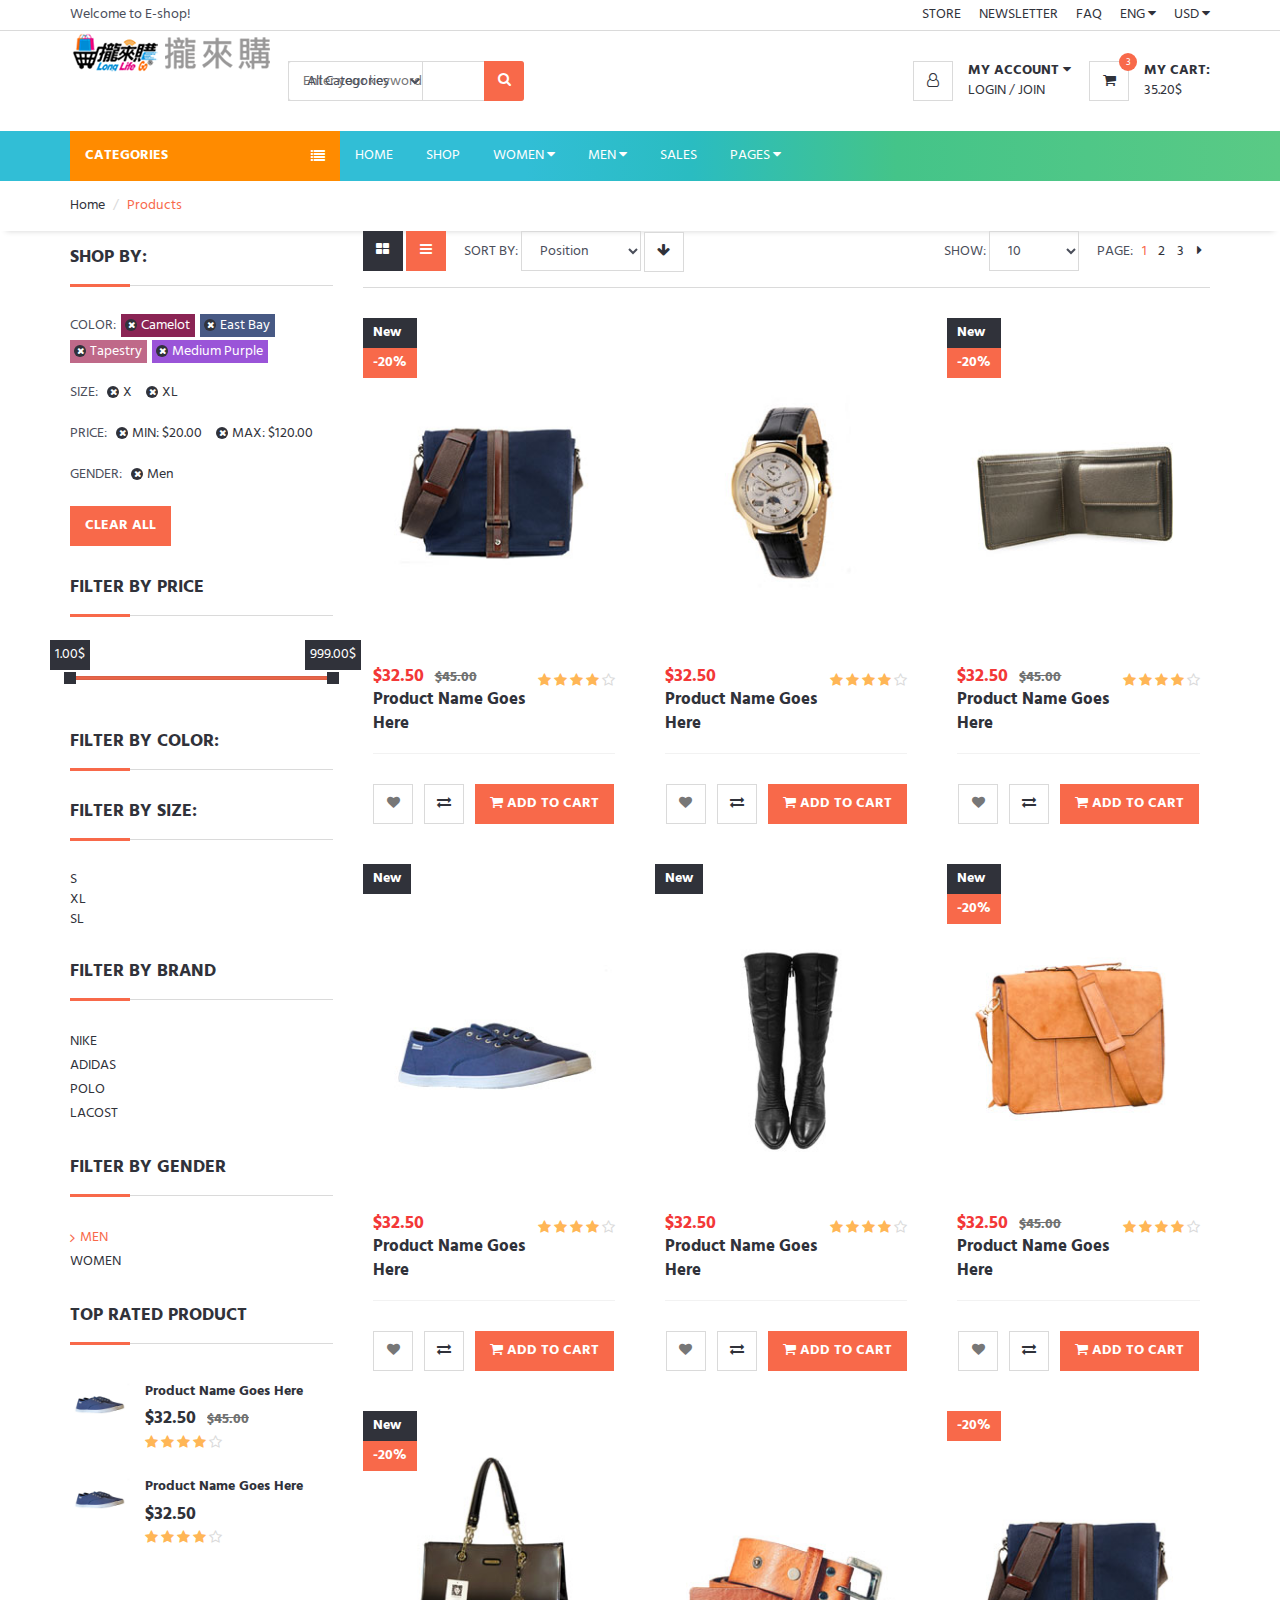
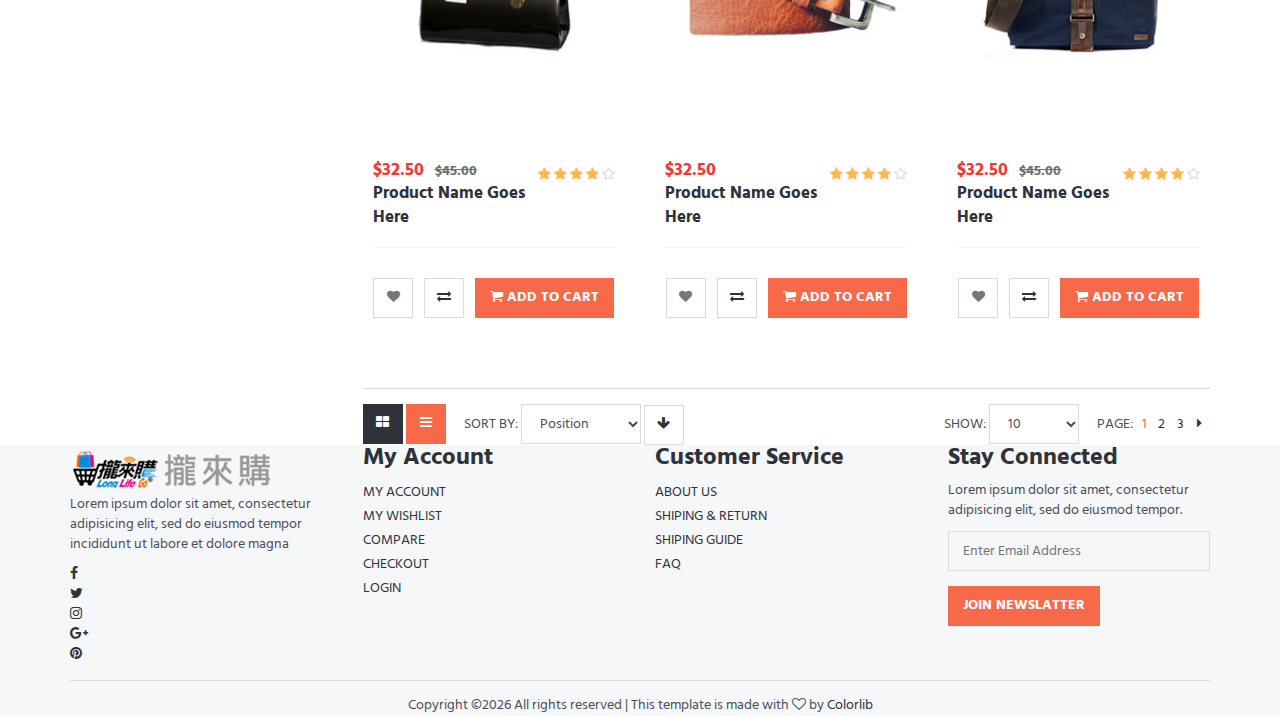
<file: products.html>
<!DOCTYPE html>
<html lang="en">

<head>
	<meta charset="utf-8">
	<meta http-equiv="X-UA-Compatible" content="IE=edge">
	<meta name="viewport" content="width=device-width, initial-scale=1">
	<!-- The above 3 meta tags *must* come first in the head; any other head content must come *after* these tags -->

	<title>E-SHOP HTML Template</title>

	<!-- Google font -->
	<link href="https://fonts.googleapis.com/css?family=Hind:400,700" rel="stylesheet">

	<!-- Bootstrap -->
	<link type="text/css" rel="stylesheet" href="css/bootstrap.min.css" />

	<!-- Slick -->
	<link type="text/css" rel="stylesheet" href="css/slick.css" />
	<link type="text/css" rel="stylesheet" href="css/slick-theme.css" />

	<!-- nouislider -->
	<link type="text/css" rel="stylesheet" href="css/nouislider.min.css" />

	<!-- Font Awesome Icon -->
	<link rel="stylesheet" href="css/font-awesome.min.css">

	<!-- Custom stlylesheet -->
	<link type="text/css" rel="stylesheet" href="css/style.css" />

	<!-- HTML5 shim and Respond.js for IE8 support of HTML5 elements and media queries -->
	<!-- WARNING: Respond.js doesn't work if you view the page via file:// -->
	<!--[if lt IE 9]>
		  <script src="https://oss.maxcdn.com/html5shiv/3.7.3/html5shiv.min.js"></script>
		  <script src="https://oss.maxcdn.com/respond/1.4.2/respond.min.js"></script>
		<![endif]-->

</head>

<body>
	<!-- HEADER -->
	<header>
		<!-- top Header -->
		<div id="top-header">
			<div class="container">
				<div class="pull-left">
					<span>Welcome to E-shop!</span>
				</div>
				<div class="pull-right">
					<ul class="header-top-links">
						<li><a href="#">Store</a></li>
						<li><a href="#">Newsletter</a></li>
						<li><a href="#">FAQ</a></li>
						<li class="dropdown default-dropdown">
							<a class="dropdown-toggle" data-toggle="dropdown" aria-expanded="true">ENG <i class="fa fa-caret-down"></i></a>
							<ul class="custom-menu">
								<li><a href="#">English (ENG)</a></li>
								<li><a href="#">Russian (Ru)</a></li>
								<li><a href="#">French (FR)</a></li>
								<li><a href="#">Spanish (Es)</a></li>
							</ul>
						</li>
						<li class="dropdown default-dropdown">
							<a class="dropdown-toggle" data-toggle="dropdown" aria-expanded="true">USD <i class="fa fa-caret-down"></i></a>
							<ul class="custom-menu">
								<li><a href="#">USD ($)</a></li>
								<li><a href="#">EUR (€)</a></li>
							</ul>
						</li>
					</ul>
				</div>
			</div>
		</div>
		<!-- /top Header -->

		<!-- header -->
		<div id="header">
			<div class="container">
				<div class="pull-left">
					<!-- Logo -->
					<div class="header-logo">
						<a class="logo" href="#">
							<img src="./img/logo.png" alt="">
						</a>
					</div>
					<!-- /Logo -->

					<!-- Search -->
					<div class="header-search">
						<form>
							<input class="input search-input" type="text" placeholder="Enter your keyword">
							<select class="input search-categories">
								<option value="0">All Categories</option>
								<option value="1">Category 01</option>
								<option value="1">Category 02</option>
							</select>
							<button class="search-btn"><i class="fa fa-search"></i></button>
						</form>
					</div>
					<!-- /Search -->
				</div>
				<div class="pull-right">
					<ul class="header-btns">
						<!-- Account -->
						<li class="header-account dropdown default-dropdown">
							<div class="dropdown-toggle" role="button" data-toggle="dropdown" aria-expanded="true">
								<div class="header-btns-icon">
									<i class="fa fa-user-o"></i>
								</div>
								<strong class="text-uppercase">My Account <i class="fa fa-caret-down"></i></strong>
							</div>
							<a href="#" class="text-uppercase">Login</a> / <a href="#" class="text-uppercase">Join</a>
							<ul class="custom-menu">
								<li><a href="#"><i class="fa fa-user-o"></i> My Account</a></li>
								<li><a href="#"><i class="fa fa-heart-o"></i> My Wishlist</a></li>
								<li><a href="#"><i class="fa fa-exchange"></i> Compare</a></li>
								<li><a href="#"><i class="fa fa-check"></i> Checkout</a></li>
								<li><a href="#"><i class="fa fa-unlock-alt"></i> Login</a></li>
								<li><a href="#"><i class="fa fa-user-plus"></i> Create An Account</a></li>
							</ul>
						</li>
						<!-- /Account -->

						<!-- Cart -->
						<li class="header-cart dropdown default-dropdown">
							<a class="dropdown-toggle" data-toggle="dropdown" aria-expanded="true">
								<div class="header-btns-icon">
									<i class="fa fa-shopping-cart"></i>
									<span class="qty">3</span>
								</div>
								<strong class="text-uppercase">My Cart:</strong>
								<br>
								<span>35.20$</span>
							</a>
							<div class="custom-menu">
								<div id="shopping-cart">
									<div class="shopping-cart-list">
										<div class="product product-widget">
											<div class="product-thumb">
												<img src="./img/thumb-product01.jpg" alt="">
											</div>
											<div class="product-body">
												<h3 class="product-price">$32.50 <span class="qty">x3</span></h3>
												<h2 class="product-name"><a href="#">Product Name Goes Here</a></h2>
											</div>
											<button class="cancel-btn"><i class="fa fa-trash"></i></button>
										</div>
										<div class="product product-widget">
											<div class="product-thumb">
												<img src="./img/thumb-product01.jpg" alt="">
											</div>
											<div class="product-body">
												<h3 class="product-price">$32.50 <span class="qty">x3</span></h3>
												<h2 class="product-name"><a href="#">Product Name Goes Here</a></h2>
											</div>
											<button class="cancel-btn"><i class="fa fa-trash"></i></button>
										</div>
									</div>
									<div class="shopping-cart-btns">
										<button class="main-btn">View Cart</button>
										<button class="primary-btn">Checkout <i class="fa fa-arrow-circle-right"></i></button>
									</div>
								</div>
							</div>
						</li>
						<!-- /Cart -->

						<!-- Mobile nav toggle-->
						<li class="nav-toggle">
							<button class="nav-toggle-btn main-btn icon-btn"><i class="fa fa-bars"></i></button>
						</li>
						<!-- / Mobile nav toggle -->
					</ul>
				</div>
			</div>
			<!-- header -->
		</div>
		<!-- container -->
	</header>
	<!-- /HEADER -->

	<!-- NAVIGATION -->
	<div id="navigation">
		<!-- container -->
		<div class="container">
			<div id="responsive-nav">
				<!-- category nav -->
				<div class="category-nav show-on-click">
					<span class="category-header">Categories <i class="fa fa-list"></i></span>
					<ul class="category-list">
						<li class="dropdown side-dropdown">
							<a class="dropdown-toggle" data-toggle="dropdown" aria-expanded="true">Women’s Clothing <i class="fa fa-angle-right"></i></a>
							<div class="custom-menu">
								<div class="row">
									<div class="col-md-4">
										<ul class="list-links">
											<li>
												<h3 class="list-links-title">Categories</h3></li>
											<li><a href="#">Women’s Clothing</a></li>
											<li><a href="#">Men’s Clothing</a></li>
											<li><a href="#">Phones & Accessories</a></li>
											<li><a href="#">Jewelry & Watches</a></li>
											<li><a href="#">Bags & Shoes</a></li>
										</ul>
										<hr class="hidden-md hidden-lg">
									</div>
									<div class="col-md-4">
										<ul class="list-links">
											<li>
												<h3 class="list-links-title">Categories</h3></li>
											<li><a href="#">Women’s Clothing</a></li>
											<li><a href="#">Men’s Clothing</a></li>
											<li><a href="#">Phones & Accessories</a></li>
											<li><a href="#">Jewelry & Watches</a></li>
											<li><a href="#">Bags & Shoes</a></li>
										</ul>
										<hr class="hidden-md hidden-lg">
									</div>
									<div class="col-md-4">
										<ul class="list-links">
											<li>
												<h3 class="list-links-title">Categories</h3></li>
											<li><a href="#">Women’s Clothing</a></li>
											<li><a href="#">Men’s Clothing</a></li>
											<li><a href="#">Phones & Accessories</a></li>
											<li><a href="#">Jewelry & Watches</a></li>
											<li><a href="#">Bags & Shoes</a></li>
										</ul>
									</div>
								</div>
								<div class="row hidden-sm hidden-xs">
									<div class="col-md-12">
										<hr>
										<a class="banner banner-1" href="#">
											<img src="./img/banner05.jpg" alt="">
											<div class="banner-caption text-center">
												<h2 class="white-color">NEW COLLECTION</h2>
												<h3 class="white-color font-weak">HOT DEAL</h3>
											</div>
										</a>
									</div>
								</div>
							</div>
						</li>
						<li><a href="#">Men’s Clothing</a></li>
						<li class="dropdown side-dropdown"><a class="dropdown-toggle" data-toggle="dropdown" aria-expanded="true">Phones & Accessories <i class="fa fa-angle-right"></i></a>
							<div class="custom-menu">
								<div class="row">
									<div class="col-md-4">
										<ul class="list-links">
											<li>
												<h3 class="list-links-title">Categories</h3></li>
											<li><a href="#">Women’s Clothing</a></li>
											<li><a href="#">Men’s Clothing</a></li>
											<li><a href="#">Phones & Accessories</a></li>
											<li><a href="#">Jewelry & Watches</a></li>
											<li><a href="#">Bags & Shoes</a></li>
										</ul>
										<hr>
										<ul class="list-links">
											<li>
												<h3 class="list-links-title">Categories</h3></li>
											<li><a href="#">Women’s Clothing</a></li>
											<li><a href="#">Men’s Clothing</a></li>
											<li><a href="#">Phones & Accessories</a></li>
											<li><a href="#">Jewelry & Watches</a></li>
											<li><a href="#">Bags & Shoes</a></li>
										</ul>
										<hr class="hidden-md hidden-lg">
									</div>
									<div class="col-md-4">
										<ul class="list-links">
											<li>
												<h3 class="list-links-title">Categories</h3></li>
											<li><a href="#">Women’s Clothing</a></li>
											<li><a href="#">Men’s Clothing</a></li>
											<li><a href="#">Phones & Accessories</a></li>
											<li><a href="#">Jewelry & Watches</a></li>
											<li><a href="#">Bags & Shoes</a></li>
										</ul>
										<hr>
										<ul class="list-links">
											<li>
												<h3 class="list-links-title">Categories</h3></li>
											<li><a href="#">Women’s Clothing</a></li>
											<li><a href="#">Men’s Clothing</a></li>
											<li><a href="#">Phones & Accessories</a></li>
											<li><a href="#">Jewelry & Watches</a></li>
											<li><a href="#">Bags & Shoes</a></li>
										</ul>
									</div>
									<div class="col-md-4 hidden-sm hidden-xs">
										<a class="banner banner-2" href="#">
											<img src="./img/banner04.jpg" alt="">
											<div class="banner-caption">
												<h3 class="white-color">NEW<br>COLLECTION</h3>
											</div>
										</a>
									</div>
								</div>
							</div>
						</li>
						<li><a href="#">Computer & Office</a></li>
						<li><a href="#">Consumer Electronics</a></li>
						<li class="dropdown side-dropdown">
							<a class="dropdown-toggle" data-toggle="dropdown" aria-expanded="true">Jewelry & Watches <i class="fa fa-angle-right"></i></a>
							<div class="custom-menu">
								<div class="row">
									<div class="col-md-4">
										<ul class="list-links">
											<li>
												<h3 class="list-links-title">Categories</h3></li>
											<li><a href="#">Women’s Clothing</a></li>
											<li><a href="#">Men’s Clothing</a></li>
											<li><a href="#">Phones & Accessories</a></li>
											<li><a href="#">Jewelry & Watches</a></li>
											<li><a href="#">Bags & Shoes</a></li>
										</ul>
										<hr>
										<ul class="list-links">
											<li>
												<h3 class="list-links-title">Categories</h3></li>
											<li><a href="#">Women’s Clothing</a></li>
											<li><a href="#">Men’s Clothing</a></li>
											<li><a href="#">Phones & Accessories</a></li>
											<li><a href="#">Jewelry & Watches</a></li>
											<li><a href="#">Bags & Shoes</a></li>
										</ul>
										<hr class="hidden-md hidden-lg">
									</div>
									<div class="col-md-4">
										<ul class="list-links">
											<li>
												<h3 class="list-links-title">Categories</h3></li>
											<li><a href="#">Women’s Clothing</a></li>
											<li><a href="#">Men’s Clothing</a></li>
											<li><a href="#">Phones & Accessories</a></li>
											<li><a href="#">Jewelry & Watches</a></li>
											<li><a href="#">Bags & Shoes</a></li>
										</ul>
										<hr>
										<ul class="list-links">
											<li>
												<h3 class="list-links-title">Categories</h3></li>
											<li><a href="#">Women’s Clothing</a></li>
											<li><a href="#">Men’s Clothing</a></li>
											<li><a href="#">Phones & Accessories</a></li>
											<li><a href="#">Jewelry & Watches</a></li>
											<li><a href="#">Bags & Shoes</a></li>
										</ul>
										<hr class="hidden-md hidden-lg">
									</div>
									<div class="col-md-4">
										<ul class="list-links">
											<li>
												<h3 class="list-links-title">Categories</h3></li>
											<li><a href="#">Women’s Clothing</a></li>
											<li><a href="#">Men’s Clothing</a></li>
											<li><a href="#">Phones & Accessories</a></li>
											<li><a href="#">Jewelry & Watches</a></li>
											<li><a href="#">Bags & Shoes</a></li>
										</ul>
										<hr>
										<ul class="list-links">
											<li>
												<h3 class="list-links-title">Categories</h3></li>
											<li><a href="#">Women’s Clothing</a></li>
											<li><a href="#">Men’s Clothing</a></li>
											<li><a href="#">Phones & Accessories</a></li>
											<li><a href="#">Jewelry & Watches</a></li>
											<li><a href="#">Bags & Shoes</a></li>
										</ul>
									</div>
								</div>
							</div>
						</li>
						<li><a href="#">Bags & Shoes</a></li>
						<li><a href="#">View All</a></li>
					</ul>
				</div>
				<!-- /category nav -->

				<!-- menu nav -->
				<div class="menu-nav">
					<span class="menu-header">Menu <i class="fa fa-bars"></i></span>
					<ul class="menu-list">
						<li><a href="#">Home</a></li>
						<li><a href="#">Shop</a></li>
						<li class="dropdown mega-dropdown"><a class="dropdown-toggle" data-toggle="dropdown" aria-expanded="true">Women <i class="fa fa-caret-down"></i></a>
							<div class="custom-menu">
								<div class="row">
									<div class="col-md-4">
										<ul class="list-links">
											<li>
												<h3 class="list-links-title">Categories</h3></li>
											<li><a href="#">Women’s Clothing</a></li>
											<li><a href="#">Men’s Clothing</a></li>
											<li><a href="#">Phones & Accessories</a></li>
											<li><a href="#">Jewelry & Watches</a></li>
											<li><a href="#">Bags & Shoes</a></li>
										</ul>
										<hr class="hidden-md hidden-lg">
									</div>
									<div class="col-md-4">
										<ul class="list-links">
											<li>
												<h3 class="list-links-title">Categories</h3></li>
											<li><a href="#">Women’s Clothing</a></li>
											<li><a href="#">Men’s Clothing</a></li>
											<li><a href="#">Phones & Accessories</a></li>
											<li><a href="#">Jewelry & Watches</a></li>
											<li><a href="#">Bags & Shoes</a></li>
										</ul>
										<hr class="hidden-md hidden-lg">
									</div>
									<div class="col-md-4">
										<ul class="list-links">
											<li>
												<h3 class="list-links-title">Categories</h3></li>
											<li><a href="#">Women’s Clothing</a></li>
											<li><a href="#">Men’s Clothing</a></li>
											<li><a href="#">Phones & Accessories</a></li>
											<li><a href="#">Jewelry & Watches</a></li>
											<li><a href="#">Bags & Shoes</a></li>
										</ul>
									</div>
								</div>
								<div class="row hidden-sm hidden-xs">
									<div class="col-md-12">
										<hr>
										<a class="banner banner-1" href="#">
											<img src="./img/banner05.jpg" alt="">
											<div class="banner-caption text-center">
												<h2 class="white-color">NEW COLLECTION</h2>
												<h3 class="white-color font-weak">HOT DEAL</h3>
											</div>
										</a>
									</div>
								</div>
							</div>
						</li>
						<li class="dropdown mega-dropdown full-width"><a class="dropdown-toggle" data-toggle="dropdown" aria-expanded="true">Men <i class="fa fa-caret-down"></i></a>
							<div class="custom-menu">
								<div class="row">
									<div class="col-md-3">
										<div class="hidden-sm hidden-xs">
											<a class="banner banner-1" href="#">
												<img src="./img/banner06.jpg" alt="">
												<div class="banner-caption text-center">
													<h3 class="white-color text-uppercase">Women’s</h3>
												</div>
											</a>
											<hr>
										</div>
										<ul class="list-links">
											<li>
												<h3 class="list-links-title">Categories</h3></li>
											<li><a href="#">Women’s Clothing</a></li>
											<li><a href="#">Men’s Clothing</a></li>
											<li><a href="#">Phones & Accessories</a></li>
											<li><a href="#">Jewelry & Watches</a></li>
											<li><a href="#">Bags & Shoes</a></li>
										</ul>
									</div>
									<div class="col-md-3">
										<div class="hidden-sm hidden-xs">
											<a class="banner banner-1" href="#">
												<img src="./img/banner07.jpg" alt="">
												<div class="banner-caption text-center">
													<h3 class="white-color text-uppercase">Men’s</h3>
												</div>
											</a>
										</div>
										<hr>
										<ul class="list-links">
											<li>
												<h3 class="list-links-title">Categories</h3></li>
											<li><a href="#">Women’s Clothing</a></li>
											<li><a href="#">Men’s Clothing</a></li>
											<li><a href="#">Phones & Accessories</a></li>
											<li><a href="#">Jewelry & Watches</a></li>
											<li><a href="#">Bags & Shoes</a></li>
										</ul>
									</div>
									<div class="col-md-3">
										<div class="hidden-sm hidden-xs">
											<a class="banner banner-1" href="#">
												<img src="./img/banner08.jpg" alt="">
												<div class="banner-caption text-center">
													<h3 class="white-color text-uppercase">Accessories</h3>
												</div>
											</a>
										</div>
										<hr>
										<ul class="list-links">
											<li>
												<h3 class="list-links-title">Categories</h3></li>
											<li><a href="#">Women’s Clothing</a></li>
											<li><a href="#">Men’s Clothing</a></li>
											<li><a href="#">Phones & Accessories</a></li>
											<li><a href="#">Jewelry & Watches</a></li>
											<li><a href="#">Bags & Shoes</a></li>
										</ul>
									</div>
									<div class="col-md-3">
										<div class="hidden-sm hidden-xs">
											<a class="banner banner-1" href="#">
												<img src="./img/banner09.jpg" alt="">
												<div class="banner-caption text-center">
													<h3 class="white-color text-uppercase">Bags</h3>
												</div>
											</a>
										</div>
										<hr>
										<ul class="list-links">
											<li>
												<h3 class="list-links-title">Categories</h3></li>
											<li><a href="#">Women’s Clothing</a></li>
											<li><a href="#">Men’s Clothing</a></li>
											<li><a href="#">Phones & Accessories</a></li>
											<li><a href="#">Jewelry & Watches</a></li>
											<li><a href="#">Bags & Shoes</a></li>
										</ul>
									</div>
								</div>
							</div>
						</li>
						<li><a href="#">Sales</a></li>
						<li class="dropdown default-dropdown"><a class="dropdown-toggle" data-toggle="dropdown" aria-expanded="true">Pages <i class="fa fa-caret-down"></i></a>
							<ul class="custom-menu">
								<li><a href="index.html">Home</a></li>
								<li><a href="products.html">Products</a></li>
								<li><a href="product-page.html">Product Details</a></li>
								<li><a href="checkout.html">Checkout</a></li>
							</ul>
						</li>
					</ul>
				</div>
				<!-- menu nav -->
			</div>
		</div>
		<!-- /container -->
	</div>
	<!-- /NAVIGATION -->

	<!-- BREADCRUMB -->
	<div id="breadcrumb">
		<div class="container">
			<ul class="breadcrumb">
				<li><a href="#">Home</a></li>
				<li class="active">Products</li>
			</ul>
		</div>
	</div>
	<!-- /BREADCRUMB -->

	<!-- section -->
	<div class="section">
		<!-- container -->
		<div class="container">
			<!-- row -->
			<div class="row">
				<!-- ASIDE -->
				<div id="aside" class="col-md-3">
					<!-- aside widget -->
					<div class="aside">
						<h3 class="aside-title">Shop by:</h3>
						<ul class="filter-list">
							<li><span class="text-uppercase">color:</span></li>
							<li><a href="#" style="color:#FFF; background-color:#8A2454;">Camelot</a></li>
							<li><a href="#" style="color:#FFF; background-color:#475984;">East Bay</a></li>
							<li><a href="#" style="color:#FFF; background-color:#BF6989;">Tapestry</a></li>
							<li><a href="#" style="color:#FFF; background-color:#9A54D8;">Medium Purple</a></li>
						</ul>

						<ul class="filter-list">
							<li><span class="text-uppercase">Size:</span></li>
							<li><a href="#">X</a></li>
							<li><a href="#">XL</a></li>
						</ul>

						<ul class="filter-list">
							<li><span class="text-uppercase">Price:</span></li>
							<li><a href="#">MIN: $20.00</a></li>
							<li><a href="#">MAX: $120.00</a></li>
						</ul>

						<ul class="filter-list">
							<li><span class="text-uppercase">Gender:</span></li>
							<li><a href="#">Men</a></li>
						</ul>

						<button class="primary-btn">Clear All</button>
					</div>
					<!-- /aside widget -->

					<!-- aside widget -->
					<div class="aside">
						<h3 class="aside-title">Filter by Price</h3>
						<div id="price-slider"></div>
					</div>
					<!-- aside widget -->

					<!-- aside widget -->
					<div class="aside">
						<h3 class="aside-title">Filter By Color:</h3>
						<ul class="color-option">
							<li><a href="#" style="background-color:#475984;"></a></li>
							<li><a href="#" style="background-color:#8A2454;"></a></li>
							<li class="active"><a href="#" style="background-color:#BF6989;"></a></li>
							<li><a href="#" style="background-color:#9A54D8;"></a></li>
							<li><a href="#" style="background-color:#675F52;"></a></li>
							<li><a href="#" style="background-color:#050505;"></a></li>
							<li><a href="#" style="background-color:#D5B47B;"></a></li>
						</ul>
					</div>
					<!-- /aside widget -->

					<!-- aside widget -->
					<div class="aside">
						<h3 class="aside-title">Filter By Size:</h3>
						<ul class="size-option">
							<li class="active"><a href="#">S</a></li>
							<li class="active"><a href="#">XL</a></li>
							<li><a href="#">SL</a></li>
						</ul>
					</div>
					<!-- /aside widget -->

					<!-- aside widget -->
					<div class="aside">
						<h3 class="aside-title">Filter by Brand</h3>
						<ul class="list-links">
							<li><a href="#">Nike</a></li>
							<li><a href="#">Adidas</a></li>
							<li><a href="#">Polo</a></li>
							<li><a href="#">Lacost</a></li>
						</ul>
					</div>
					<!-- /aside widget -->

					<!-- aside widget -->
					<div class="aside">
						<h3 class="aside-title">Filter by Gender</h3>
						<ul class="list-links">
							<li class="active"><a href="#">Men</a></li>
							<li><a href="#">Women</a></li>
						</ul>
					</div>
					<!-- /aside widget -->

					<!-- aside widget -->
					<div class="aside">
						<h3 class="aside-title">Top Rated Product</h3>
						<!-- widget product -->
						<div class="product product-widget">
							<div class="product-thumb">
								<img src="./img/thumb-product01.jpg" alt="">
							</div>
							<div class="product-body">
								<h2 class="product-name"><a href="#">Product Name Goes Here</a></h2>
								<h3 class="product-price">$32.50 <del class="product-old-price">$45.00</del></h3>
								<div class="product-rating">
									<i class="fa fa-star"></i>
									<i class="fa fa-star"></i>
									<i class="fa fa-star"></i>
									<i class="fa fa-star"></i>
									<i class="fa fa-star-o empty"></i>
								</div>
							</div>
						</div>
						<!-- /widget product -->

						<!-- widget product -->
						<div class="product product-widget">
							<div class="product-thumb">
								<img src="./img/thumb-product01.jpg" alt="">
							</div>
							<div class="product-body">
								<h2 class="product-name"><a href="#">Product Name Goes Here</a></h2>
								<h3 class="product-price">$32.50</h3>
								<div class="product-rating">
									<i class="fa fa-star"></i>
									<i class="fa fa-star"></i>
									<i class="fa fa-star"></i>
									<i class="fa fa-star"></i>
									<i class="fa fa-star-o empty"></i>
								</div>
							</div>
						</div>
						<!-- /widget product -->
					</div>
					<!-- /aside widget -->
				</div>
				<!-- /ASIDE -->

				<!-- MAIN -->
				<div id="main" class="col-md-9">
					<!-- store top filter -->
					<div class="store-filter clearfix">
						<div class="pull-left">
							<div class="row-filter">
								<a href="#"><i class="fa fa-th-large"></i></a>
								<a href="#" class="active"><i class="fa fa-bars"></i></a>
							</div>
							<div class="sort-filter">
								<span class="text-uppercase">Sort By:</span>
								<select class="input">
										<option value="0">Position</option>
										<option value="0">Price</option>
										<option value="0">Rating</option>
									</select>
								<a href="#" class="main-btn icon-btn"><i class="fa fa-arrow-down"></i></a>
							</div>
						</div>
						<div class="pull-right">
							<div class="page-filter">
								<span class="text-uppercase">Show:</span>
								<select class="input">
										<option value="0">10</option>
										<option value="1">20</option>
										<option value="2">30</option>
									</select>
							</div>
							<ul class="store-pages">
								<li><span class="text-uppercase">Page:</span></li>
								<li class="active">1</li>
								<li><a href="#">2</a></li>
								<li><a href="#">3</a></li>
								<li><a href="#"><i class="fa fa-caret-right"></i></a></li>
							</ul>
						</div>
					</div>
					<!-- /store top filter -->

					<!-- STORE -->
					<div id="store">
						<!-- row -->
						<div class="row">
							<!-- Product Single -->
							<div class="col-md-4 col-sm-6 col-xs-6">
								<div class="product product-single">
									<div class="product-thumb">
										<div class="product-label">
											<span>New</span>
											<span class="sale">-20%</span>
										</div>
										<button class="main-btn quick-view"><i class="fa fa-search-plus"></i> Quick view</button>
										<img src="./img/product01.jpg" alt="">
									</div>
									<div class="product-body">
										<h3 class="product-price">$32.50 <del class="product-old-price">$45.00</del></h3>
										<div class="product-rating">
											<i class="fa fa-star"></i>
											<i class="fa fa-star"></i>
											<i class="fa fa-star"></i>
											<i class="fa fa-star"></i>
											<i class="fa fa-star-o empty"></i>
										</div>
										<h2 class="product-name"><a href="#">Product Name Goes Here</a></h2>
										<div class="product-btns">
											<button class="main-btn icon-btn"><i class="fa fa-heart"></i></button>
											<button class="main-btn icon-btn"><i class="fa fa-exchange"></i></button>
											<button class="primary-btn add-to-cart"><i class="fa fa-shopping-cart"></i> Add to Cart</button>
										</div>
									</div>
								</div>
							</div>
							<!-- /Product Single -->

							<!-- Product Single -->
							<div class="col-md-4 col-sm-6 col-xs-6">
								<div class="product product-single">
									<div class="product-thumb">
										<button class="main-btn quick-view"><i class="fa fa-search-plus"></i> Quick view</button>
										<img src="./img/product02.jpg" alt="">
									</div>
									<div class="product-body">
										<h3 class="product-price">$32.50</h3>
										<div class="product-rating">
											<i class="fa fa-star"></i>
											<i class="fa fa-star"></i>
											<i class="fa fa-star"></i>
											<i class="fa fa-star"></i>
											<i class="fa fa-star-o empty"></i>
										</div>
										<h2 class="product-name"><a href="#">Product Name Goes Here</a></h2>
										<div class="product-btns">
											<button class="main-btn icon-btn"><i class="fa fa-heart"></i></button>
											<button class="main-btn icon-btn"><i class="fa fa-exchange"></i></button>
											<button class="primary-btn add-to-cart"><i class="fa fa-shopping-cart"></i> Add to Cart</button>
										</div>
									</div>
								</div>
							</div>
							<!-- /Product Single -->

							<div class="clearfix visible-sm visible-xs"></div>

							<!-- Product Single -->
							<div class="col-md-4 col-sm-6 col-xs-6">
								<div class="product product-single">
									<div class="product-thumb">
										<div class="product-label">
											<span>New</span>
											<span class="sale">-20%</span>
										</div>
										<button class="main-btn quick-view"><i class="fa fa-search-plus"></i> Quick view</button>
										<img src="./img/product03.jpg" alt="">
									</div>
									<div class="product-body">
										<h3 class="product-price">$32.50 <del class="product-old-price">$45.00</del></h3>
										<div class="product-rating">
											<i class="fa fa-star"></i>
											<i class="fa fa-star"></i>
											<i class="fa fa-star"></i>
											<i class="fa fa-star"></i>
											<i class="fa fa-star-o empty"></i>
										</div>
										<h2 class="product-name"><a href="#">Product Name Goes Here</a></h2>
										<div class="product-btns">
											<button class="main-btn icon-btn"><i class="fa fa-heart"></i></button>
											<button class="main-btn icon-btn"><i class="fa fa-exchange"></i></button>
											<button class="primary-btn add-to-cart"><i class="fa fa-shopping-cart"></i> Add to Cart</button>
										</div>
									</div>
								</div>
							</div>
							<!-- /Product Single -->

							<div class="clearfix visible-md visible-lg"></div>

							<!-- Product Single -->
							<div class="col-md-4 col-sm-6 col-xs-6">
								<div class="product product-single">
									<div class="product-thumb">
										<div class="product-label">
											<span>New</span>
										</div>
										<button class="main-btn quick-view"><i class="fa fa-search-plus"></i> Quick view</button>
										<img src="./img/product04.jpg" alt="">
									</div>
									<div class="product-body">
										<h3 class="product-price">$32.50</h3>
										<div class="product-rating">
											<i class="fa fa-star"></i>
											<i class="fa fa-star"></i>
											<i class="fa fa-star"></i>
											<i class="fa fa-star"></i>
											<i class="fa fa-star-o empty"></i>
										</div>
										<h2 class="product-name"><a href="#">Product Name Goes Here</a></h2>
										<div class="product-btns">
											<button class="main-btn icon-btn"><i class="fa fa-heart"></i></button>
											<button class="main-btn icon-btn"><i class="fa fa-exchange"></i></button>
											<button class="primary-btn add-to-cart"><i class="fa fa-shopping-cart"></i> Add to Cart</button>
										</div>
									</div>
								</div>
							</div>
							<!-- /Product Single -->

							<div class="clearfix visible-sm visible-xs"></div>

							<!-- Product Single -->
							<div class="col-md-4 col-sm-6 col-xs-6">
								<div class="product product-single">
									<div class="product-thumb">
										<div class="product-label">
											<span>New</span>
										</div>
										<button class="main-btn quick-view"><i class="fa fa-search-plus"></i> Quick view</button>
										<img src="./img/product05.jpg" alt="">
									</div>
									<div class="product-body">
										<h3 class="product-price">$32.50</h3>
										<div class="product-rating">
											<i class="fa fa-star"></i>
											<i class="fa fa-star"></i>
											<i class="fa fa-star"></i>
											<i class="fa fa-star"></i>
											<i class="fa fa-star-o empty"></i>
										</div>
										<h2 class="product-name"><a href="#">Product Name Goes Here</a></h2>
										<div class="product-btns">
											<button class="main-btn icon-btn"><i class="fa fa-heart"></i></button>
											<button class="main-btn icon-btn"><i class="fa fa-exchange"></i></button>
											<button class="primary-btn add-to-cart"><i class="fa fa-shopping-cart"></i> Add to Cart</button>
										</div>
									</div>
								</div>
							</div>
							<!-- /Product Single -->

							<!-- Product Single -->
							<div class="col-md-4 col-sm-6 col-xs-6">
								<div class="product product-single">
									<div class="product-thumb">
										<div class="product-label">
											<span>New</span>
											<span class="sale">-20%</span>
										</div>
										<button class="main-btn quick-view"><i class="fa fa-search-plus"></i> Quick view</button>
										<img src="./img/product06.jpg" alt="">
									</div>
									<div class="product-body">
										<h3 class="product-price">$32.50 <del class="product-old-price">$45.00</del></h3>
										<div class="product-rating">
											<i class="fa fa-star"></i>
											<i class="fa fa-star"></i>
											<i class="fa fa-star"></i>
											<i class="fa fa-star"></i>
											<i class="fa fa-star-o empty"></i>
										</div>
										<h2 class="product-name"><a href="#">Product Name Goes Here</a></h2>
										<div class="product-btns">
											<button class="main-btn icon-btn"><i class="fa fa-heart"></i></button>
											<button class="main-btn icon-btn"><i class="fa fa-exchange"></i></button>
											<button class="primary-btn add-to-cart"><i class="fa fa-shopping-cart"></i> Add to Cart</button>
										</div>
									</div>
								</div>
							</div>
							<!-- /Product Single -->

							<div class="clearfix visible-md visible-lg visible-sm visible-xs"></div>

							<!-- Product Single -->
							<div class="col-md-4 col-sm-6 col-xs-6">
								<div class="product product-single">
									<div class="product-thumb">
										<div class="product-label">
											<span>New</span>
											<span class="sale">-20%</span>
										</div>
										<button class="main-btn quick-view"><i class="fa fa-search-plus"></i> Quick view</button>
										<img src="./img/product07.jpg" alt="">
									</div>
									<div class="product-body">
										<h3 class="product-price">$32.50 <del class="product-old-price">$45.00</del></h3>
										<div class="product-rating">
											<i class="fa fa-star"></i>
											<i class="fa fa-star"></i>
											<i class="fa fa-star"></i>
											<i class="fa fa-star"></i>
											<i class="fa fa-star-o empty"></i>
										</div>
										<h2 class="product-name"><a href="#">Product Name Goes Here</a></h2>
										<div class="product-btns">
											<button class="main-btn icon-btn"><i class="fa fa-heart"></i></button>
											<button class="main-btn icon-btn"><i class="fa fa-exchange"></i></button>
											<button class="primary-btn add-to-cart"><i class="fa fa-shopping-cart"></i> Add to Cart</button>
										</div>
									</div>
								</div>
							</div>
							<!-- /Product Single -->

							<!-- Product Single -->
							<div class="col-md-4 col-sm-6 col-xs-6">
								<div class="product product-single">
									<div class="product-thumb">
										<button class="main-btn quick-view"><i class="fa fa-search-plus"></i> Quick view</button>
										<img src="./img/product08.jpg" alt="">
									</div>
									<div class="product-body">
										<h3 class="product-price">$32.50</h3>
										<div class="product-rating">
											<i class="fa fa-star"></i>
											<i class="fa fa-star"></i>
											<i class="fa fa-star"></i>
											<i class="fa fa-star"></i>
											<i class="fa fa-star-o empty"></i>
										</div>
										<h2 class="product-name"><a href="#">Product Name Goes Here</a></h2>
										<div class="product-btns">
											<button class="main-btn icon-btn"><i class="fa fa-heart"></i></button>
											<button class="main-btn icon-btn"><i class="fa fa-exchange"></i></button>
											<button class="primary-btn add-to-cart"><i class="fa fa-shopping-cart"></i> Add to Cart</button>
										</div>
									</div>
								</div>
							</div>
							<!-- /Product Single -->

							<div class="clearfix visible-sm visible-xs"></div>

							<!-- Product Single -->
							<div class="col-md-4 col-sm-6 col-xs-6">
								<div class="product product-single">
									<div class="product-thumb">
										<div class="product-label">
											<span class="sale">-20%</span>
										</div>
										<button class="main-btn quick-view"><i class="fa fa-search-plus"></i> Quick view</button>
										<img src="./img/product01.jpg" alt="">
									</div>
									<div class="product-body">
										<h3 class="product-price">$32.50 <del class="product-old-price">$45.00</del></h3>
										<div class="product-rating">
											<i class="fa fa-star"></i>
											<i class="fa fa-star"></i>
											<i class="fa fa-star"></i>
											<i class="fa fa-star"></i>
											<i class="fa fa-star-o empty"></i>
										</div>
										<h2 class="product-name"><a href="#">Product Name Goes Here</a></h2>
										<div class="product-btns">
											<button class="main-btn icon-btn"><i class="fa fa-heart"></i></button>
											<button class="main-btn icon-btn"><i class="fa fa-exchange"></i></button>
											<button class="primary-btn add-to-cart"><i class="fa fa-shopping-cart"></i> Add to Cart</button>
										</div>
									</div>
								</div>
							</div>
							<!-- /Product Single -->
						</div>
						<!-- /row -->
					</div>
					<!-- /STORE -->

					<!-- store bottom filter -->
					<div class="store-filter clearfix">
						<div class="pull-left">
							<div class="row-filter">
								<a href="#"><i class="fa fa-th-large"></i></a>
								<a href="#" class="active"><i class="fa fa-bars"></i></a>
							</div>
							<div class="sort-filter">
								<span class="text-uppercase">Sort By:</span>
								<select class="input">
										<option value="0">Position</option>
										<option value="0">Price</option>
										<option value="0">Rating</option>
									</select>
								<a href="#" class="main-btn icon-btn"><i class="fa fa-arrow-down"></i></a>
							</div>
						</div>
						<div class="pull-right">
							<div class="page-filter">
								<span class="text-uppercase">Show:</span>
								<select class="input">
										<option value="0">10</option>
										<option value="1">20</option>
										<option value="2">30</option>
									</select>
							</div>
							<ul class="store-pages">
								<li><span class="text-uppercase">Page:</span></li>
								<li class="active">1</li>
								<li><a href="#">2</a></li>
								<li><a href="#">3</a></li>
								<li><a href="#"><i class="fa fa-caret-right"></i></a></li>
							</ul>
						</div>
					</div>
					<!-- /store bottom filter -->
				</div>
				<!-- /MAIN -->
			</div>
			<!-- /row -->
		</div>
		<!-- /container -->
	</div>
	<!-- /section -->

	<!-- FOOTER -->
	<footer id="footer" class="section section-grey">
		<!-- container -->
		<div class="container">
			<!-- row -->
			<div class="row">
				<!-- footer widget -->
				<div class="col-md-3 col-sm-6 col-xs-6">
					<div class="footer">
						<!-- footer logo -->
						<div class="footer-logo">
							<a class="logo" href="#">
		            <img src="./img/logo.png" alt="">
		          </a>
						</div>
						<!-- /footer logo -->

						<p>Lorem ipsum dolor sit amet, consectetur adipisicing elit, sed do eiusmod tempor incididunt ut labore et dolore magna</p>

						<!-- footer social -->
						<ul class="footer-social">
							<li><a href="#"><i class="fa fa-facebook"></i></a></li>
							<li><a href="#"><i class="fa fa-twitter"></i></a></li>
							<li><a href="#"><i class="fa fa-instagram"></i></a></li>
							<li><a href="#"><i class="fa fa-google-plus"></i></a></li>
							<li><a href="#"><i class="fa fa-pinterest"></i></a></li>
						</ul>
						<!-- /footer social -->
					</div>
				</div>
				<!-- /footer widget -->

				<!-- footer widget -->
				<div class="col-md-3 col-sm-6 col-xs-6">
					<div class="footer">
						<h3 class="footer-header">My Account</h3>
						<ul class="list-links">
							<li><a href="#">My Account</a></li>
							<li><a href="#">My Wishlist</a></li>
							<li><a href="#">Compare</a></li>
							<li><a href="#">Checkout</a></li>
							<li><a href="#">Login</a></li>
						</ul>
					</div>
				</div>
				<!-- /footer widget -->

				<div class="clearfix visible-sm visible-xs"></div>

				<!-- footer widget -->
				<div class="col-md-3 col-sm-6 col-xs-6">
					<div class="footer">
						<h3 class="footer-header">Customer Service</h3>
						<ul class="list-links">
							<li><a href="#">About Us</a></li>
							<li><a href="#">Shiping & Return</a></li>
							<li><a href="#">Shiping Guide</a></li>
							<li><a href="#">FAQ</a></li>
						</ul>
					</div>
				</div>
				<!-- /footer widget -->

				<!-- footer subscribe -->
				<div class="col-md-3 col-sm-6 col-xs-6">
					<div class="footer">
						<h3 class="footer-header">Stay Connected</h3>
						<p>Lorem ipsum dolor sit amet, consectetur adipisicing elit, sed do eiusmod tempor.</p>
						<form>
							<div class="form-group">
								<input class="input" placeholder="Enter Email Address">
							</div>
							<button class="primary-btn">Join Newslatter</button>
						</form>
					</div>
				</div>
				<!-- /footer subscribe -->
			</div>
			<!-- /row -->
			<hr>
			<!-- row -->
			<div class="row">
				<div class="col-md-8 col-md-offset-2 text-center">
					<!-- footer copyright -->
					<div class="footer-copyright">
						<!-- Link back to Colorlib can't be removed. Template is licensed under CC BY 3.0. -->
						Copyright &copy;<script>document.write(new Date().getFullYear());</script> All rights reserved | This template is made with <i class="fa fa-heart-o" aria-hidden="true"></i> by <a href="https://colorlib.com" target="_blank">Colorlib</a>
						<!-- Link back to Colorlib can't be removed. Template is licensed under CC BY 3.0. -->
					</div>
					<!-- /footer copyright -->
				</div>
			</div>
			<!-- /row -->
		</div>
		<!-- /container -->
	</footer>
	<!-- /FOOTER -->

	<!-- jQuery Plugins -->
	<script src="js/jquery.min.js"></script>
	<script src="js/bootstrap.min.js"></script>
	<script src="js/slick.min.js"></script>
	<script src="js/nouislider.min.js"></script>
	<script src="js/jquery.zoom.min.js"></script>
	<script src="js/main.js"></script>

</body>

</html>
</file>
<file: css/style.css>
/*
Template Name: E-SHOP HTML E-Commerce Template
Author: yaminncco

Colors:
    Body          : #4A4E5A
    Headers     : #30323A
    Primary     : #F8694A
    Dark          : #30323A
    Grey          : #DADADA #F6F7F8

Fonts: Hind

Table OF Contents
------------------------------------
1 > GENERAL
------ typography
------ Buttons
------ Inputs
------ Lists
------ Sections
------ Breadcrumb
2 > HEADER
------ Top header
------ Logo
------ Search header
------ Account header
------ Cart header
3 > NAVIGATION
------ Category nav
------ Menu nav
------ Dropdowns
------ Mobile Nav
4 > BANNERS
5 > HOME SLIDER
6 > PRODUCT
------ Single product
------ Widget product
------ Product slick
7 > PRODUCTS PAGE
------ Aside
------ Store
8 > PRODUCT DETAILS PAGE
------ Product view
------ Product details
------ Product tab
9 > CHECKOUT PAGE
10 > FOOTER
11 > SLICK
------ Arrows
------ Dots
12 > RESPONSIVE
------------------------------------*/

/*=========================================================
    01 -> GENERAL
    ===========================================================*/

/*----------------------------*\
    Typography
    \*----------------------------*/

html,
body {
    font-family: Microsoft JhengHei, 'Hind', sans-serif;
    color: #4A4E5A;
    overflow-x: hidden;
}

h1,
h2,
h3,
h4,
h5,
h6 {
    color: #30323A;
    margin: 0 0 10px;
    font-weight: 700;
}

a {
    color: #30323A;
    -webkit-transition: 0.3s color;
    transition: 0.3s color;
}

a:hover,
a:focus {
    color: #F8694A;
    text-decoration: none;
    outline: none;
}

.primary-color {
    color: #F8694A;
}

.white-color {
    color: #FFF;
}

.font-weak {
    font-weight: 400;
}

strong {
    color: #30323A;
}

ul,
ol {
    margin: 0;
    padding: 0;
    list-style: none
}

hr {
    margin-top: 15px;
    margin-bottom: 15px;
    border-color: #DADADA;
}

/*----------------------------*\
    Buttons
    \*----------------------------*/

.main-btn,
.primary-btn {
    display: inline-block;
    padding: 10px 15px;
    text-transform: uppercase;
    font-weight: 700;
    border: none;
    -webkit-transition: 0.3s all;
    transition: 0.3s all;
}

.icon-btn.main-btn,
.icon-btn.primary-btn {
    width: 40px;
    height: 40px;
    line-height: 40px;
    text-align: center;
    padding: 0px;
    border: none;
}

.main-btn {
    color: #30323A;
    background-color: #FFF;
    -webkit-box-shadow: 0px 0px 0px 1px #DADADA inset, 0px 0px 0px 6px transparent;
    box-shadow: 0px 0px 0px 1px #DADADA inset, 0px 0px 0px 6px transparent;
    margin-right: 8px;
}

.main-btn:hover,
.main-btn:focus {
    color: #F8694A;
    -webkit-box-shadow: 0px 0px 0px 1px #F8694A inset, 0px 0px 0px 0px #F8694A;
    box-shadow: 0px 0px 0px 1px #F8694A inset, 0px 0px 0px 0px #F8694A;
}

.primary-btn {
    color: #FFF;
    background-color: #F8694A;
}



.primary-btn:hover,
.primary-btn:focus {
    color: #FFF;
    background-color: #30323A;
}

/*----------------------------*\
    Inputs
    \*----------------------------*/

.input {
    width: 100%;
    height: 40px;
    padding: 0px 15px;
    border: none;
    background-color: transparent;
    -webkit-box-shadow: 0px 0px 0px 1px #DADADA inset, 0px 0px 0px 5px transparent;
    box-shadow: 0px 0px 0px 1px #DADADA inset, 0px 0px 0px 5px transparent;
    -webkit-transition: 0.3s all;
    transition: 0.3s all;
}

.input:focus {
    -webkit-box-shadow: 0px 0px 0px 1px #F8694A inset, 0px 0px 0px 0px #F8694A;
    box-shadow: 0px 0px 0px 1px #F8694A inset, 0px 0px 0px 0px #F8694A;
}

textarea.input {
    padding: 15px;
}

.input-checkbox .caption {
    max-height: 0;
    overflow: hidden;
    -webkit-transition: 0.3s max-height;
    transition: 0.3s max-height;
}

.input-checkbox>label {
    color: #30323A;
}

.input-checkbox input[type="checkbox"]:checked+label+.caption,
.input-checkbox input[type="radio"]:checked+label+.caption {
    max-height: 800px;
}

/*----------------------------*\
    Lists
    \*----------------------------*/

.list-links .list-links-title {
    text-transform: uppercase;
    margin-bottom: 10px;
    font-size: 16px;
}

.list-links li>a {
    position: relative;
    display: inline-block;
    text-transform: uppercase;
    padding: 2px 0px;
    -webkit-transition: 0.3s all;
    transition: 0.3s all;
}

.list-links li>a:before {
    content: "\f105";
    position: absolute;
    left: 0px;
    font-family: FontAwesome;
    -webkit-transform: translateX(-10px);
    -ms-transform: translateX(-10px);
    transform: translateX(-10px);
    opacity: 0;
    visibility: hidden;
    -webkit-transition: 0.3s all;
    transition: 0.3s all;
}

.list-links li>a:hover,
.list-links li>a:focus,
.list-links li.active>a {
    color: #F8694A;
    -webkit-transform: translateX(10px);
    -ms-transform: translateX(10px);
    transform: translateX(10px);
}

.list-links li>a:hover:before,
.list-links li>a:focus:before,
.list-links li.active>a:before {
    opacity: 1;
    visibility: visible;
}

/*----------------------------*\
    Sections
    \*----------------------------*/

.three-zone {
    padding: 30px 0;
}

.banner-carousel,
.limited-zone,
.bonus-zone,
.two-column,
.similar-product {
    padding-bottom: 5.5rem;
}

.section-grey {
    background: #F6F7F8;
}

.section-title {
    position: relative;
    margin-bottom: 15px;
    margin-top: 15px;
    border-bottom: 1px solid #DADADA;
}

.section-title .title {
    display: inline-block;
    text-transform: uppercase;
}

.section-title:after {
    content: "";
    position: absolute;
    left: 0;
    bottom: -1.5px;
    height: 3px;
    width: 60px;
    background-color: #F8694A;
}

.limited-block {
    text-align: center;
    background-image: linear-gradient(135deg, #0e968a 20%, #34c737 100%);
    background-image: -webkit-linear-gradient(135deg, #0e968a 20%, #34c737 100%);
    padding: 45px 0;
    margin-right: 1%;
    border-radius: 3px;
}

.limited-sale {
    text-align: center;
    font-size: 28px;
    letter-spacing: 1px;
}

.countdown {
    display: block;
    font-size: 20px;
    letter-spacing: 2px;
    font-weight: normal;
    color: #FFF;
    margin: 28px 0 10px;
}

.timeBox b {
    text-align: center;
    display: inline-block;
    font: bold 18px/22px Microsoft JhengHei, sans-serif;
    color: #FFF;
    margin: 0 8px;
    line-height: 20px;
}

.timeBox b.day {
    display: block;
    margin: 5px auto 10px;
}

.timeBox {
    display: block;
    color: #FFF;
    margin: 0 0 36px 0;
}

.primary-btn.more {
    color: #FFF;
    background-color: transparent;
    font-size: 17px;
    letter-spacing: 2px;
    border: 1px solid #FFF;
    border-radius: 5px;
    padding: 7px 16px 8px;
    margin-top: 5px;
    font-weight: normal;
    -webkit-transition: 0.3s all;
    transition: 0.3s all;
    outline: none;
}

.primary-btn.hvr-sweep-to-right {
    vertical-align: middle;
    -webkit-transform: perspective(1px) translateZ(0);
    transform: perspective(1px) translateZ(0);
    box-shadow: 0 0 1px rgba(0, 0, 0, 0);
    position: relative;
    -webkit-transition-property: color;
    transition-property: color;
    -webkit-transition-duration: 0.3s;
    transition-duration: 0.3s;
}

.hvr-sweep-to-right:before {
    content: "";
    position: absolute;
    z-index: -1;
    top: 0;
    left: 0;
    right: 0;
    bottom: 0;
    /*border-radius: 5px;*/
    background: #fff;
    -webkit-transform: scaleX(0);
    transform: scaleX(0);
    -webkit-transform-origin: 0 50%;
    transform-origin: 0 50%;
    -webkit-transition-property: transform;
    transition-property: transform;
    -webkit-transition-duration: 0.3s;
    transition-duration: 0.3s;
    -webkit-transition-timing-function: ease-out;
    transition-timing-function: ease-out;
}

.hvr-sweep-to-right:hover:before {
    -webkit-transform: scaleX(1);
    transform: scaleX(1);
}

.hvr-sweep-to-right:hover {
    color: #30323A;
    font-weight: bold;
}

.bonus-zone .section-title .title {
    font-size: 23px;
    color: #30323A;
}

.bonus-zone .section-title {
    margin: 0 0 30px;
    border-radius: 3px;
    padding: 12px 15px 2px border-bottom: none;
    background: -webkit-linear-gradient(-145deg, #f57ccd 10%, #ffe390 60%);
    background: linear-gradient(-145deg, #f57ccd 10%, #ffe390 60%);
    border-bottom: none;
    padding: 12px 20px 2px;
}

.bonus-zone .section-title:after,
.two-column .section-title:after {
    content: "";
    position: absolute;
    left: 0;
    bottom: 0;
    height: 0;
    width: 0;
    background-color: transparent;
}

.hvr-icon-forward {
    display: inline-block;
    -webkit-transform: perspective(1px) translateZ(0);
    transform: perspective(1px) translateZ(0);
    box-shadow: 0 0 1px rgba(0, 0, 0, 0);
    -webkit-transition-duration: 0.1s;
    transition-duration: 0.1s;
    color: #FFF;
    font-size: 17px;
    letter-spacing: 1px;
}

.hvr-icon-forward:hover,
.hvr-icon-forward:active,
.hvr-icon-forward:focus {
    color: #FFF;
}

.hvr-icon-forward .hvr-icon {
    -webkit-transform: translateZ(0);
    transform: translateZ(0);
    -webkit-transition-duration: 0.1s;
    transition-duration: 0.1s;
    -webkit-transition-property: transform;
    transition-property: transform;
    -webkit-transition-timing-function: ease-out;
    transition-timing-function: ease-out;
}

.hvr-icon-forward .fa-chevron-circle-right.hvr-icon {
    font-size: 19px;
    margin-left: 5px;
}

.hvr-icon-forward .fa-arrow-right.hvr-icon {
    font-size: 17px;
    margin-left: 2px;
    font-weight: initial;
}

.hvr-icon-forward:hover .hvr-icon,
.hvr-icon-forward:focus .hvr-icon,
.hvr-icon-forward:active .hvr-icon {
    -webkit-transform: translateX(4px);
    transform: translateX(4px);
}

.two-column .section-title {
    margin: 0 0 30px;
    border-radius: 3px;
    border-bottom: none;
    padding: 12px 20px 2px;
}

.two-column .section-title.title-bg-1 {
    background: -webkit-linear-gradient(-150deg, #2F80ED, #3ac1ec, #2F80ED);
    background: linear-gradient(-150deg, #2F80ED, #3ac1ec, #2F80ED);
}

.two-column .section-title.title-bg-2 {
    /*background: -webkit-linear-gradient(-150deg, #6e74e2, #b0b3fd, #6e74e2);
    background: linear-gradient(-150deg, #6e74e2, #b0b3fd, #6e74e2)*/
    ;
    background: -webkit-linear-gradient(-150deg, #4797a5, #8ad0dc, #4797a5);
    background: linear-gradient(-150deg, #4797a5, #8ad0dc, #4797a5);
}

.two-column .section-title .title {
    font-size: 21px;
    color: #FFF;
    letter-spacing: 2px;
    margin-bottom: 11px;
}

.product-introduction {
    padding: 30px 0;
}

/*----------------------------*\
    Breadcrumb
    \*----------------------------*/

#breadcrumb {
    -webkit-box-shadow: 0px 6px 6px -6px rgba(0, 0, 0, 0.175);
    box-shadow: 0px 6px 6px -6px rgba(0, 0, 0, 0.175);
}

.breadcrumb {
    background-color: transparent;
    border: none;
    border-radius: 0px;
    padding: 15px 0px;
    margin: 0;
}

.breadcrumb>.active {
    color: #F8694A;
}

.breadcrumb>li+li:before {
    color: #DADADA;
}

/*=========================================================
    02 -> HEADER
    ===========================================================*/

#header {
    padding-top: 15px;
    padding-bottom: 15px;
}

/*----------------------------*\
    Top header
    \*----------------------------*/

#top-header {
    padding-top: 5px;
    padding-bottom: 5px;
    border-bottom: 1px solid #DADADA;
}

.header-top-links>li {
    display: inline-block;
}

.header-top-links>li+li {
    margin-left: 15px;
}

.header-top-links>li>a {
    cursor: pointer;
    text-transform: uppercase;
}

/*----------------------------*\
    logo
    \*----------------------------*/

.header-logo {
    display: inline-block;
    margin-right: 15px;
}

.header-logo .logo>img {
    width: 100%;
    max-height: 70px;
    margin-top: -55px;
}

/*----------------------------*\
    Search header
    \*----------------------------*/

.header-search {
    display: inline-block;
    padding: 15px 0px;
    max-width: 400px;
}

.header-search>form {
    position: relative;
}

.header-search>form .search-input {
    /*  padding-left: 150px;*/
    padding-right: 45px;
    border-radius: 3px;
}

.header-search>form .search-categories {
    position: absolute;
    left: 0px;
    top: 0px;
    width: 135px;
}

.header-search>form .search-btn {
    position: absolute;
    top: 0px;
    right: 0px;
    width: 40px;
    height: 40px;
    /* background-color: transparent;
    border: none;*/
    background: #F8694A;
    color: #FFF;
    border: none;
    border-top-right-radius: 3px;
    border-bottom-right-radius: 3px;
}

.hot-words,
.hot-words_list {
    display: -webkit-box;
    display: -webkit-flex;
    display: -moz-box;
    display: -ms-flexbox;
    display: flex;
}

.hot-words {
    width: 100%;
    -webkit-box-flex: 1;
    -webkit-flex: 1;
    -moz-box-flex: 1;
    -ms-flex: 1;
    flex: 1;
}

.hot-words_list {
    margin-top: 5px;
    font-weight: 300;
    -webkit-flex-wrap: nowrap;
    -ms-flex-wrap: nowrap;
    flex-wrap: nowrap;
    overflow: hidden;
    -webkit-flex-wrap: wrap;
    -ms-flex-wrap: wrap;
    flex-wrap: wrap;
}

.hot-words_list li {
    display: inline-block;
    position: relative;
}

.hot-words_list li.divider:before {
    content: '';
    display: inline-block;
    margin: 0px;
    padding: 0px;
    height: 14px;
    width: 1px;
    background: #F8694A;
    position: absolute;
    top: 5px;
    left: 0px;
}

.hot-words_list li a {
    display: block;
    cursor: pointer;
    text-decoration: none;
    color: #F8694A;
    font-weight: 500;
    padding: 0px 10px;
}

/*----------------------------*\
    Account header
    \*----------------------------*/

.header-btns>li {
    display: inline-block;
    vertical-align: top;
    padding: 15px 0px;
}

.header-btns>li+li {
    margin-left: 15px;
}

.header-btns>li .header-btns-icon {
    position: relative;
    float: left;
    margin-right: 15px;
    width: 40px;
    height: 40px;
    line-height: 40px;
    text-align: center;
    color: #30323A;
    background-color: #FFF;
    border: 1px solid #DADADA;
}

.header-btns .dropdown-toggle {
    display: block;
    cursor: pointer;
}

.header-account.dropdown .custom-menu>li>a>i {
    margin-right: 15px;
    color: #F8694A;
}

/*----------------------------*\
    Cart header
    \*----------------------------*/

.header-cart .header-btns-icon .qty {
    position: absolute;
    right: -9px;
    top: -9px;
    width: 18px;
    height: 18px;
    line-height: 18px;
    text-align: center;
    font-size: 10px;
    background: #F8694A;
    color: #FFF;
    border-radius: 50%;
}

.header-cart.dropdown .custom-menu {
    width: 300px;
}

#shopping-cart .shopping-cart-list {
    max-height: 260px;
    margin-bottom: 15px;
    overflow-y: scroll;
}

#shopping-cart .shopping-cart-list .product.product-widget:first-child {
    margin-top: 0px;
}

#shopping-cart .shopping-cart-list .product.product-widget:last-child {
    margin-bottom: 0px;
}

#shopping-cart .shopping-cart-btns>button {
    width: calc(50% - 6px);
}

/*=========================================================
    03 -> NAVIGATION
    ===========================================================*/

#navigation {
    background-image: -webkit-linear-gradient(to left, #5aca85 0%, #44c489 30%, #2abcc1 46%, #31bed6 59%);
    background-image: linear-gradient(to left, #5aca85 0%, #44c489 30%, #2abcc1 46%, #31bed6 59%);
}

#navigation .container {
    position: relative;
}

/*----------------------------*\
    Category nav
    \*----------------------------*/

.category-nav {
    float: left;
    width: 270px;
}

.category-nav .category-header {
    padding: 15px;
    display: block;
    text-transform: uppercase;
    background: #ff8b00;
    color: #FFF;
    font-weight: 700;
}

.category-nav .category-header>i {
    float: right;
    line-height: 20px;
}

.category-nav .category-list {
    position: absolute;
    width: 270px;
    background-color: #FFF;
    /* border-left: 1px solid #DADADA;
    border-right: 1px solid #DADADA;*/
    border-bottom: 1px solid #DADADA;
    z-index: 50;
    -webkit-transition: 0.3s all;
    transition: 0.3s all;
}

.category-nav.show-on-click .category-list {
    opacity: 0;
    visibility: hidden;
    -webkit-transform: translate(0px, 15px);
    -ms-transform: translate(0px, 15px);
    transform: translate(0px, 15px);
}

.category-nav.show-on-click .category-list.open {
    opacity: 1;
    visibility: visible;
    -webkit-transform: translate(0px, 0px);
    -ms-transform: translate(0px, 0px);
    transform: translate(0px, 0px);
}

.category-nav .category-list>li+li {
    border-top: 1px solid #DADADA;
}

.category-nav .category-list>li.dropdown>.dropdown-toggle>i {
    float: right;
    line-height: 20px;
}

.category-nav .category-list>li>a {
    display: block;
    padding: 1.572rem;
    background: #ff9c25;
    color: #FFF;
    font-size: 16px;
    /* text-transform: uppercase;*/
}

.category-nav .category-list>li>a:hover,
.category-nav .category-list>li>a:focus,
.category-nav .category-list>li.dropdown.open>a {
    color: #30323A;
}

/*----------------------------*\
    Menu nav
    \*----------------------------*/

.menu-nav .menu-header {
    display: none;
    padding: 15px;
    text-transform: uppercase;
    background: #30323A;
    color: #FFF;
    font-weight: 700;
}

.menu-nav .menu-header>i {
    float: right;
    line-height: 20px;
}

.menu-nav .menu-list>li {
    display: inline-block;
}

.menu-nav .menu-list>li>a {
    display: block;
    padding: 15px;
    color: #FFF;
    text-transform: uppercase;
}

.menu-nav .menu-list>li>a:hover,
.menu-nav .menu-list>li>a:focus,
.menu-nav .menu-list>li.dropdown.open>a {
    color: #F8694A;
}

/*----------------------------*\
    Dropdowns
    \*----------------------------*/

.custom-menu {
    position: absolute;
    padding: 15px;
    background: #FFF;
    -webkit-box-shadow: 0px 6px 12px rgba(0, 0, 0, 0.175);
    box-shadow: 0px 6px 12px rgba(0, 0, 0, 0.175);
    z-index: 100;
    top: 100%;
    min-width: 200px;
    opacity: 0;
    visibility: hidden;
    -webkit-transition: 0.3s all;
    transition: 0.3s all;
}

.dropdown.open>.custom-menu {
    opacity: 1;
    visibility: visible;
}

/*-- Default Dropdown --*/

.dropdown.default-dropdown>.custom-menu {
    border-top: 2px solid #F8694A;
    left: 50%;
    -webkit-transform: translateX(-50%) translateY(15px);
    -ms-transform: translateX(-50%) translateY(15px);
    transform: translateX(-50%) translateY(15px);
}

.dropdown.default-dropdown.open>.custom-menu {
    -webkit-transform: translateX(-50%) translateY(0px);
    -ms-transform: translateX(-50%) translateY(0px);
    transform: translateX(-50%) translateY(0px);
}

.dropdown.default-dropdown>.custom-menu>li>a {
    display: block;
    padding: 10px 0px;
    text-transform: uppercase;
}

/*-- Mega Dropdown --*/

.dropdown.mega-dropdown.full-width {
    position: static !important;
}

.dropdown.mega-dropdown>.custom-menu {
    border-top: 2px solid #F8694A;
    left: 0;
    -webkit-transform: translate(0px, 15px);
    -ms-transform: translate(0px, 15px);
    transform: translate(0px, 15px);
    width: auto;
    min-width: 750px;
    max-width: 100%;
}

.dropdown.mega-dropdown.full-width>.custom-menu {
    width: 100%;
}

.dropdown.mega-dropdown.open>.custom-menu {
    -webkit-transform: translate(0px, 0px);
    -ms-transform: translate(0px, 0px);
    transform: translate(0px, 0px);
}

/*-- Side Dropdown --*/

.dropdown.side-dropdown>.custom-menu {
    border-left: 2px solid #F8694A;
    left: 100%;
    top: 0;
    width: 750px;
    -webkit-transform: translate(15px, 0px);
    -ms-transform: translate(15px, 0px);
    transform: translate(15px, 0px);
}

.dropdown.side-dropdown.open>.custom-menu {
    -webkit-transform: translate(0px, 0px);
    -ms-transform: translate(0px, 0px);
    transform: translate(0px, 0px);
}

/*----------------------------*\
    Mobile nav
    \*----------------------------*/

#header .nav-toggle {
    display: none;
}

@media only screen and (max-width: 991px) {
    #header .nav-toggle {
        display: inline-block;
    }

    /* header .pull-left,
    header .pull-right {
        float: none !important;
    }*/

    /*header .pull-right {
        margin-top: 10px;
    }*/



    #responsive-nav {
        position: fixed;
        left: 0;
        top: 0;
        bottom: 0;
        max-width: 270px;
        width: 0%;
        overflow: hidden;
        background-color: #FFF;
        -webkit-transform: translateX(-100%);
        -ms-transform: translateX(-100%);
        transform: translateX(-100%);
        -webkit-transition: 0.5s all;
        transition: 0.5s all;
        z-index: 990;
    }

    #responsive-nav.open {
        width: 100%;
        -webkit-transform: translateX(0%);
        -ms-transform: translateX(0%);
        transform: translateX(0%);
    }

    #responsive-nav .dropdown .custom-menu {
        display: none;
        position: static;
        width: 100%;
        -webkit-box-shadow: none;
        box-shadow: none;
        border-top: none;
        border-left: 2px solid #F8694A;
    }

    #responsive-nav .dropdown.open .custom-menu {
        display: block;
        min-width: auto;
        -webkit-transform: translate(0px, 0px);
        -ms-transform: translate(0px, 0px);
        transform: translate(0px, 0px);
    }

    .category-nav .category-list,
    .menu-nav .menu-list {
        display: none;
        overflow-y: scroll;
        overflow-x: hidden;
        max-height: calc(100vh - 100px);
    }

    .category-nav .category-list.open,
    .menu-nav .menu-list.open {
        display: block;
    }

    .menu-nav .menu-header,
    .category-nav .category-header {
        cursor: pointer;
    }

    .category-nav {
        float: none;
        width: 100%;
    }

    .category-nav .category-list {
        position: static;
    }

    .menu-nav .menu-header {
        display: block;
    }

    .menu-nav .menu-list {
        float: none;
        border-left: 1px solid #DADADA;
        border-right: 1px solid #DADADA;
        border-bottom: 1px solid #DADADA;
    }

    .menu-nav .menu-list>li {
        display: block;
    }

    .menu-nav .menu-list>li+li {
        border-top: 1px solid #DADADA;
    }

    .menu-nav .menu-list>li>a {
        color: #30323A;
    }

    #navigation.shadow:after {
        content: "";
        position: fixed;
        left: 0;
        right: 0;
        top: 0;
        bottom: 0;
        background-color: rgba(0, 0, 0, 0.7);
        z-index: 99;
    }
}

/*=========================================================
    04 -> BANNERS
    ===========================================================*/

.banner {
    display: block;
    position: relative;
    margin-top: 15px;
    margin-bottom: 15px;
}

.banner>img {
    width: 100%;
}

.banner.banner-1 .banner-caption {
    position: absolute;
    top: 50%;
    left: 50%;
    -webkit-transform: translate(-50%, -50%);
    -ms-transform: translate(-50%, -50%);
    transform: translate(-50%, -50%);
}

.three-zone .banner.banner-1 .banner-caption {
    width: 75%;
    letter-spacing: 2px;
    text-shadow: 1px 1px 1px #424242;
}

.banner.banner-2 .banner-caption {
    position: absolute;
    left: 10%;
    right: 10%;
    bottom: 10%;
}

.banner h1 {
    font-size: 46px;
    text-transform: uppercase;
}



/*=========================================================
    05 -> HOME SLIDER
    ===========================================================*/

#home .home-wrap {
    margin-left: 270px;
}

.home_bg {
    background: -webkit-linear-gradient(to right, #ffdde1, #ee9ca7);
    background: linear-gradient(to bottom, #ffdde1, #fdb3bd);
}

#home-slick .banner {
    margin: 0px;
}

/*=========================================================
    06 -> PRODUCT
    ===========================================================*/

.product .product-old-price {
    color: #707171;
    font-size: 78%;
    margin-left: 6px;
}

.product .product-rating {
    display: inline-block;
}

.product .product-rating>i {
    color: #FFB656;
}

.product .product-rating>i.empty {
    color: #DADADA;
}

.product .store-title {
    margin: 10px 0;
}

.product .store-title .store-name {
    color: #F8694A;
}

.product .store-title .badge.store-rating {
    background-color: #F8694A;
}

.product .product-label>span {
    position: relative;
    display: inline-block;
    padding: 5px 10px;
    font-weight: 700;
    color: #FFF;
    background-color: #30323A;
    z-index: 22;
}

.product .product-label>span.sale {
    background-color: #F8694A;
}

.product .product-countdown {
    z-index: 22;
}

.product .product-countdown>li {
    display: inline-block;
    margin-right: -4px;
}

.product .product-countdown>li+li:before {
    content: ":";
    color: #FFF;
    background: #30323A;
    padding: 2px;
}

.product .product-countdown>li>span {
    display: inline-block;
    color: #FFF;
    font-weight: 700;
    padding: 10px;
    background: #F8694A;
}

/*----------------------------*\
    Single product
    \*----------------------------*/

.product.product-single {
    /*margin-top: 15px;
    margin-bottom: 15px;*/
    outline: none;
    -webkit-transition: 0.3s all;
    transition: 0.3s all;
}

.product.product-single:hover {
    -webkit-box-shadow: 0px 6px 10px -6px rgba(0, 0, 0, 0.175);
    box-shadow: 0px 6px 10px -6px rgba(0, 0, 0, 0.175);
    -webkit-transform: translateY(-4px);
    -ms-transform: translateY(-4px);
    transform: translateY(-4px);
}

.product.product-single .product-thumb {
    position: relative;
    /* margin-bottom: 15px;*/
}

.product.product-single .product-thumb>img {
    width: 100%;
}

.limited-zone .product.product-single .product-thumb>img {
    width: 82.5%;
    margin: 0 auto;
}

.product.product-single .product-thumb:after {
    content: "";
    position: absolute;
    top: 0;
    left: 0;
    right: 0;
    bottom: 0;
    background-color: #FFF;
    opacity: 0;
    visibility: hidden;
    z-index: 0;
    -webkit-transition: 0.3s all;
    transition: 0.3s all;
}

.product.product-single:hover .product-thumb:after {
    opacity: 0.7;
    visibility: visible;
}

.product.product-single .quick-view {
    position: absolute;
    top: 50%;
    left: 50%;
    -webkit-transform: translate(-50%, -50%);
    -ms-transform: translate(-50%, -50%);
    transform: translate(-50%, -50%);
    opacity: 0;
    visibility: hidden;
    z-index: 20;
    text-transform: capitalize;
    font-size: 15px;
}

.product.product-single .quick-view .fa-shopping-cart {
    font-size: 18px;
    margin-right: 6px;
}

.product.product-single:hover .quick-view {
    opacity: 1;
    visibility: visible;
    padding: 10px;
}


.product.product-single .product-label {
    position: absolute;
    left: 0;
    top: 0;
}

.product.product-single .product-label>span {
    display: block;
}

.product.product-single .product-countdown {
    position: absolute;
    left: 0;
    bottom: 0;
    right: 0;
    text-align: center;
}

.product.product-single .product-body {
    padding: 0 10px 10px 10px;
}

.product.product-single .product-price {
    display: inline-block;
    color: #f33838;
    font-size: 18px;
    margin-bottom: 0;
}

.product.product-single .product-rating {
    float: right;
    margin-top: 5px;
}

.product.product-single .product-name {
    font-size: 17px;
    line-height: 1.4;
    overflow: hidden;
    height: 45px;
    overflow-wrap: break-word;
    margin-bottom: 15px;
    /*display: -webkit-box;
    text-overflow: ellipsis;
    -webkit-box-orient: vertical;
    -webkit-line-clamp: 2;*/
}

.product.product-single .product-btns {
    margin-top: 20px;
    /*opacity: 0;*/
    /*visibility: hidden;*/
    -webkit-transition: 0.3s all;
    transition: 0.3s all;
    text-align: center;
}

.product.product-single:hover .product-btns {
    opacity: 1;
    visibility: visible;
}

/*-- hot product --*/

.product.product-single.product-hot {
    border: 2px solid #F8694A;
}

.product.product-single.product-hot .product-btns {
    opacity: 1;
    visibility: visible;
}

/*----------------------------*\
     Widget product
     \*----------------------------*/

.product.product-widget {
    position: relative;
    margin-top: 15px;
    margin-bottom: 15px;
}

.product.product-widget .product-thumb {
    position: absolute;
    left: 0;
    top: 0;
    width: 60px;
}

.product.product-widget .product-thumb>img {
    width: 100%;
}

.product.product-widget .product-body {
    padding-left: 75px;
    padding-top: 10px;
    min-height: 60px;
}

.product.product-widget .product-price {
    font-size: 18px;
    margin-bottom: 5px;
}

.product.product-widget .product-price .qty {
    font-size: 14px;
    font-weight: 400;
}

.product.product-widget .product-name {
    font-size: 14px;
}

.product.product-widget .cancel-btn {
    position: absolute;
    right: 0px;
    top: 10px;
    background-color: transparent;
    border: none;
    color: #DADADA;
}

.product.product-widget .cancel-btn:hover {
    color: #30323A;
}

/*----------------------------*\
    Product slick
    \*----------------------------*/

.product-slick .slick-slide {
    margin-right: 10px;
    margin-left: 10px;
}

/*=========================================================
    07 -> PRODUCTS PAGE
    ===========================================================*/

/*----------------------------*\
    Aside
    \*----------------------------*/

#aside .aside {
    margin-bottom: 30px;
}

#aside .aside:last-child {
    margin-bottom: 0px;
}

.aside .aside-title {
    position: relative;
    border-bottom: 1px solid #DADADA;
    text-transform: uppercase;
    padding-bottom: 15px;
    margin-bottom: 30px;
    margin-top: 15px;
    line-height: 24px;
    font-size: 18px;
}

.aside .aside-title:after {
    content: "";
    position: absolute;
    left: 0;
    bottom: -1.5px;
    height: 3px;
    width: 60px;
    background-color: #F8694A;
}

/*-- Filter list --*/

.filter-list {
    margin-bottom: 15px;
}

.filter-list>li {
    display: inline-block;
    margin-right: 2px;
    margin-bottom: 6px;
}

.filter-list>li:last-child {
    margin-right: 0px;
}

.filter-list li a {
    position: relative;
    padding: 0px 5px 0px 20px;
}

.filter-list li a:before {
    content: "\f00d";
    font-family: FontAwesome;
    position: absolute;
    left: 4px;
    top: 5px;
    line-height: 12px;
    font-size: 9px;
    color: #FFF;
    background: #30323A;
    width: 12px;
    text-align: center;
    border-radius: 50%;
    height: 12px;
}

/*-- Price Filter --*/

#price-slider {
    margin: 60px 0px 50px;
}

.noUi-target {
    background-color: #DADADA;
    -webkit-box-shadow: none;
    box-shadow: none;
    border: none;
    border-radius: 0px;
}

.noUi-connect {
    background-color: #F8694A;
}

.noUi-horizontal {
    height: 4px;
}

.noUi-horizontal .noUi-handle {
    width: 12px;
    height: 12px;
    left: -6px;
    top: -4px;
    border: none;
    background: #30323A;
    -webkit-box-shadow: none;
    box-shadow: none;
    border-radius: 0px;
}

.noUi-handle:before,
.noUi-handle:after {
    display: none;
}

.noUi-tooltip {
    border: none;
    color: #FFF;
    background: #30323A;
    border-radius: 0px;
}

/*----------------------------*\
    Store
    \*----------------------------*/

#store {
    margin-top: 15px;
    padding-top: 30px;
    border-top: 1px solid #DADADA;
    margin-bottom: 15px;
    padding-bottom: 30px;
    border-bottom: 1px solid #DADADA;
}

/*-- store filter --*/

.row-filter {
    display: inline-block;
    vertical-align: top;
}

.row-filter>a {
    display: inline-block;
    height: 40px;
    width: 40px;
    line-height: 40px;
    text-align: center;
    color: #FFF;
    background-color: #30323A;
    -webkit-transition: 0.3s all;
    transition: 0.3s all;
}

.row-filter>a:hover {
    opacity: 0.9;
}

.row-filter>a.active {
    background-color: #F8694A;
}

.sort-filter {
    display: inline-block;
    margin-left: 15px;
}

.sort-filter select.input {
    width: 120px;
}

.page-filter select.input {
    width: 90px;
}

.page-filter {
    display: inline-block;
}

.store-pages {
    display: inline-block;
    margin-left: 15px;
}

.store-pages li {
    display: inline-block;
    margin-right: 6px;
}

.store-pages li a {
    display: block;
    min-width: 10px;
    text-align: center;
}

.store-pages li.active {
    color: #F8694A;
}

/*=========================================================
    08 -> PRODUCT DETAILS PAGE
    ===========================================================*/

/*----------------------------*\
    Product view
    \*----------------------------*/

#product-main-view .slick-arrow {
    opacity: 0;
}

#product-main-view:hover .slick-arrow {
    opacity: 1;
}

#product-view {
    margin-top: 10px;
    margin-bottom: 15px;
}

#product-view .product-view.slick-slide {
    opacity: 0.2;
}

#product-view .product-view.slick-slide.slick-current {
    opacity: 1;
    -webkit-box-shadow: 0px 0px 0px 2px #F8694A inset;
    box-shadow: 0px 0px 0px 2px #F8694A inset;
}

#product-view .product-view {
    padding: 7.5px;
}

.product-view>img {
    width: 100%;
}

/*----------------------------*\
    Product details
    \*----------------------------*/

.product.product-details .product-name {
    margin-top: 10px;
    margin-bottom: 10px;
    font-size: 26px;
}

.product.product-details .product-rating {
    margin-right: 15px;
    margin-bottom: 15px;
}

.product.product-details .rating-text,
a.link-color {
    color: #F8694A;
}

.product.product-details .product-options {
    /*padding-top: 30px;*/
    margin-bottom: 15px;
    /* border-top: 1px solid #DADADA;*/
    margin-top: 15px;
}

.product.product-details .product-price {
    color: #f33838;
    font-size: 24px;
    background: #f7f7f7;
    padding: 12px 10px;
    margin-bottom: 16px;
}

.product.product-details .product-price .sale-text {
    font-size: 15px;
    color: #707171;
    margin-right: 12px;
}

.product.product-details .product-old-price {
    color: #a6a9a9;
    font-size: 14px;
    margin-left: 12px;
}

.product.product-details .item {
    width: 80px;
    display: inline-block;
    font-size: 15px;
}

.product.product-details p {
    margin: 15px 0;
    font-size: 15px;
}

.product.product-details p .fa-truck {
    margin: 0 8px 0 2px;
    color: #9e9b9b;
}

.product.product-details p .fa-chevron-down {
    margin: 0 15px;
}

.product.product-details .collapse-item {
    cursor: pointer;
    -webkit-transition: 0.3s all;
    transition: 0.3s all;
}

.product.product-details .collapsible+.content {
    border: 1px solid rgba(0, 0, 0, .09);
    margin: 5px 0 15px 0;
    max-width: 400px;
    padding: 0 12px;
    border-radius: 2px;
    background: #f7f7f7;
    display: none;
}

.product.product-details .delivery-item {
    font-size: 13px;
}

.product.product-details .delivery-price {
    display: inline-block;
    float: right;
}

.product-options .size-option {
    margin: 24px 0;
}

.product-options .size-option .product-item {
    font-size: 16px;
}

.size-option .size {
    /*max-width: 47rem;*/
    display: inline-block;
    vertical-align: text-top;
    margin-top: 15px;
}

.size-option .options-height {
    height: auto;
}

.size-option .size+div {
    text-align: center;
    height: 60px;
    line-height: 60px;
    margin-top: -50px;
    margin-bottom: 30px;
    background: -webkit-gradient(linear, left bottom, left top, color-stop(50%, #fff), to(hsla(0, 0%, 100%, 0)));
    background: -webkit-linear-gradient(bottom, #fff 50%, hsla(0, 0%, 100%, 0));
    background: -o-linear-gradient(bottom, #fff 50%, hsla(0, 0%, 100%, 0) 100%);
    background: linear-gradient(0deg, #fff 50%, hsla(0, 0%, 100%, 0));
    position: relative;
    z-index: 1;
    cursor: pointer;
}

.size-option .size .product-variation {
    font-size: 14px;
    cursor: pointer;
    min-width: 5rem;
    min-height: 2.125rem;
    -moz-box-sizing: border-box;
    box-sizing: border-box;
    padding: .6rem .75em;
    margin: 0 6px 8px 0;
    color: rgba(0, 0, 0, .8);
    text-align: left;
    border-radius: 2px;
    border: 1px solid rgba(0, 0, 0, .09);
    position: relative;
    background: #fff;
    outline: 0;
    word-break: break-word;
}

.size-option .size .product-variation:hover {
    color: #F8694A;
    border-color: #F8694A;
}

.size-option .size .product-variation-disabled {
    color: rgba(0, 0, 0, .26);
    cursor: not-allowed;
}

.size-option .size .product-variation-disabled:hover {
    color: rgba(0, 0, 0, .26);
    border-color: rgba(0, 0, 0, .09);
}

/*.size-option>li {
    display: inline-block;
    margin-right: 6px;
    margin-bottom: 6px;
    vertical-align: top;
}

.size-option>li:last-child {
    margin-right: 0px;
}

.size-option>li>a {
    display: block;
    border: 1px solid #DADADA;
    font-weight: 700;
    padding: 2px 7px 0px 8px;
}

.size-option>li.active a {
    color: #F8694A;
    border-color: #F8694A;
}

.color-option>li {
    display: inline-block;
    margin-right: 6px;
    margin-bottom: 6px;
    vertical-align: top;
}

.color-option>li:last-child {
    margin-right: 0px;
}

.color-option>li>a {
    display: block;
    width: 20px;
    height: 20px;
}

.color-option>li.active a {
    -webkit-box-shadow: 0px 0px 0px 2px #FFF, 0px 0px 0px 3px #F8694A;
    box-shadow: 0px 0px 0px 2px #FFF, 0px 0px 0px 3px #F8694A;
}*/

.product.product-details .qty-input {
    /*display: inline-block;*/
    margin-top: 20px;
}

.product.product-details .qty-input .input {
    width: 100px;
}

.product.product-details .shopping-btn {
    margin-top: 30px;
}

.shopping-btn .add-to-cart {
    font-size: 17px;
    padding: 1rem 2rem;
    background-color: #ffeee7;
    color: #df6448;
    border: 1px solid #df6448;
    margin-right: 10px;
    border-radius: 2px;
}

.shopping-btn .add-to-cart .fa-shopping-cart {
    font-size: 20px;
    margin-right: 5px;
}

.shopping-btn .buy-now {
    font-size: 17px;
    padding: 1rem 3.25rem;
    border-radius: 2px;
    letter-spacing: 2px;
}

.shopping-btn .btn-soldout {
    background: #f0f0f0;
    border: 1px solid #b1acac;
    color: #aaa;
    font-size: 18px;
    padding: 1rem 2.5rem;
    border-radius: 2px;
    letter-spacing: 1px;
    font-weight: bold;
    line-height: 24px;
}

.product-btns {
    margin-top: 30px;
    border-top: 1px solid rgba(0, 0, 0, 0.05);
    padding: 30px 0;
}

.product-btns a.btn {
    border: 1px solid #9e9b9b;
    cursor: pointer;
    border-radius: 30px;
    padding: 10px 12px;
    text-align: left;
    font-size: 16px;
    color: #908d8d;
    width: 28%;
}

.product-btns a.btn .fa-comments {
    margin: 0 5px 0 0;
    font-size: 15px;
}

.product-btns a.btn .count {
    float: right;
}

.coupons-block {
    margin: 20px 5px 0 0;
    display: inline-block;
}

.product-coupons-1 {
    background-image: url("../img/coupon-01.png");
    background-repeat: no-repeat;
    width: 200px;
    height: 75px;
    text-align: center;
}

.product-coupons-2 {
    background-image: url("../img/coupon-02.png");
    background-repeat: no-repeat;
    width: 200px;
    height: 75px;
    text-align: center;
}

.coupons-block .coupons-left {
    width: 115px;
    padding: 10px 0 0 5px;
    float: left;
}

.coupons-block .sale {
    font-size: 22px;
    font-weight: 700;
    color: #ef4545;
}

.coupons-block .code {
    font-size: 13px;
    color: #736d6c;
    font-weight: bold;
}

.coupons-block .coupons-right {
    font-size: 13px;
    width: 85px;
    color: #fff;
    float: right;
    padding: 8px 0 0 3px;
    cursor: pointer;
    user-select: none;
}

.coupons-block .copy {
    width: 60px;
    height: 19px;
    margin: 4px auto 0;
    color: #eaa813;
    border-radius: 2px;
    background-color: #fff;
    font-size: 12px;
    padding-top: 1px;
}

.coupons-block .product-coupons-2 .copy {
    color: #fda9b4;
}

.coupons-block .copy:before {
    content: "複製序號";
}

.prompting-content {
    width: 150px;
    height: 65px;
    background: rgba(0, 0, 0, .75);
    position: absolute;
    top: 20%;
    left: -20%;
    color: #FFF;
    transform: translate(-50%, -50%);
    text-align: center;
    line-height: 65px;
    border-radius: 3px;
    font-size: 16px;
    display: none;
}

.prompting-content:after {
    content: "";
    position: absolute;
    top: 98%;
    left: 50%;
    margin-left: -8px;
    border-top: 16px solid #404040;
    border-top-color: #404040;
    border-left: 10px solid transparent;
    border-right: 10px solid transparent;
}

.prompting-content .fa-check-circle {
    margin-right: 5px;
    color: #F8694A;
    font-size: 18px;
    vertical-align: middle;
}

.share-icon {
    font-size: 32px;
    cursor: pointer;
}

.fa-facebook-square {
    color: #3B5897;
    margin-right: 10px;
}

.fa-line {
    color: #00C200;
}

.discount-plan {
    padding: 5.5rem 0 0;
    margin: 0 0 30px;
    /*border-top: 1px solid #d4d9de;*/
}

.discount-plan .title {
    margin-bottom: 10px;
    font-size: 16px;
}

.size-option .fa-check-square,
.discount-plan .title .fa-bookmark {
    margin-right: 8px;
    color: #FFB656;
}

.size-option .fa-check-square {
    font-size: 18px;
}

.discount-plan table {
    text-align: center;
    color: #5a5a5a;
    font-size: 15px;
    border-spacing: 0 8px !important;
    border-collapse: separate;
}

.discount-plan .plan-head {
    font-size: 14px;
    color: #F8694A;
    border: 1px solid #F8694A;
    padding: 4px;
    min-width: 80px;
    text-align: center;
    font-weight: bold;
}

.discount-plan .plan-package {
    padding-left: 15px;
    text-align: right;
}

.discount-plan .plan-price,
.discount-plan .plan-discountprice,
.discount-plan .plan-bestdiscountprice {
    padding-left: 15px;
    text-align: left;
}

.discount-plan .plan-focus {
    color: #f7422f;
}

/*----------------------------*\
    Product tab
    \*----------------------------*/

.product-tab {
    margin: 30px 0 60px;
}

.product-tab .tab-nav {
    border-bottom: 1px solid #DADADA;
    margin-bottom: 6rem;
    font-size: 15px;
}

.product-tab .tab-nav li {
    display: inline-block;
}

.product-tab .tab-nav li+li {
    margin-left: 30px;
}

.product-tab .tab-nav li a {
    display: block;
    padding: 16px 0px;
    text-transform: uppercase;
    font-weight: 700;
}

.product-tab .tab-nav li.active {
    position: relative;
}

.product-tab .tab-nav li.active a {
    color: #F8694A;
}

.product-tab .tab-nav li.active a:after {
    content: "";
    position: absolute;
    left: 0;
    bottom: -1.5px;
    height: 3px;
    width: 30px;
    background-color: #F8694A;
}

.product.product-details .tab-content .webedit {
    width: 100%;
}

.product.product-details .tab-content .webedit h3 {
    width: 100%;
    text-align: center;
    color: #009943;
}

.product.product-details .tab-content .webedit .product-description {
    max-width: 100%;
    width: 100%;
    line-height: 2.35;
    font-size: 16px;
    margin: 3.25rem 0;
}

.product.product-details .tab-content .webedit .embed-responsive {
    margin: 30px auto;
    height: 600px;
    width: 85%;
}

.product.product-details .tab-content .webedit img {
    max-width: 100%;
    width: 85%;
    height: auto;
    display: block;
    margin: 0 auto;
}

.product-info-table {
    border-collapse: collapse;
    border-spacing: 0;
    border: 1px solid grey;
}

.product-info-table td {
    padding: 10px;
    font-size: 15px;
    border: 1px solid #dcdcdc;
    color: #5a5a5a;
    line-height: 1.5;
    text-align: justify;
}

.product-info-table td:first-child {
    background-color: #f0f0f0;
    color: #8a8a8a;
    width: 12%;
    font-weight: 700;
}

.product-info-table .tag-link {
    color: #f7422f;
    text-decoration: none;
    margin-right: 8px;
}

.similar-product .section-title {
    margin: 0 0 30px;
}

.similar-product .section-title .title {
    font-size: 26px;
}

/*-- reviews --*/

.single-review {
    margin-bottom: 40px;
    width: 100%;
}

.single-review .review-wrapper>div,
.single-review .review-wrapper>div+div,
.review-content .reviewer,
.review-content .review-rating {
    display: inline-block;
}

.single-review .review-wrapper>div {
    vertical-align: text-top;
}

.single-review .review-wrapper>div>img {
    width: 40px;
    height: 40px;
    border-radius: 50%;
}

.single-review .review-wrapper>div+div {
    width: 90%;
    margin-left: 1%;
}

.review-content .review-rating {
    margin: 0 0 0 10px;
}

.review-content .posted-time {
    margin: 8px 0;
}

.single-review .review-rating>i {
    color: #FFB656;
}

.single-review .review-rating>i.empty {
    color: #DADADA;
}


.review-img img[alt="popup-img"] {
    width: 75px;
    height: 75px;
    margin: 14px 8px 0 0;
}

.review-img a {
    cursor: zoom-in;
    display: inline-block;
}

.mfp-zoom-out-cur .mfp-image-holder .mfp-close {
    cursor: -moz-pointer;
    cursor: -webkit-pointer;
    cursor: pointer;
}

.review-content .review-text {
    width: 80%;
    text-align: justify;
}

.review-content .review-text p {
    line-height: 1.4;
    margin: 10px 0 0 0;
    font-size: 14px;
}

/*-- review form --*/

.review-form textarea.input {
    height: 90px;
}

.review-form .input-rating .stars {
    display: inline-block;
    vertical-align: top;
}

.review-form .input-rating .stars input[type="radio"] {
    display: none;
}

.review-form .input-rating .stars>label {
    float: right;
    cursor: pointer;
    padding: 0px 3px;
    margin: 0px;
    -webkit-transition: 0.3s all;
    transition: 0.3s all;
}

.review-form .input-rating .stars>label:hover,
.review-form .input-rating .stars>label:hover~label {
    -webkit-transform: scale(1.5);
    -ms-transform: scale(1.5);
    transform: scale(1.5);
}

.review-form .input-rating .stars>label:before {
    content: "\f006";
    font-family: FontAwesome;
    font-style: normal;
    font-weight: normal;
    color: #DADADA;
    font-size: 14px;
    -webkit-transition: 0.3s all;
    transition: 0.3s all;
}

.review-form .input-rating .stars>label:hover:before,
.review-form .input-rating .stars>label:hover~label:before {
    content: "\f005";
    color: #FFB656;
}

.review-form .input-rating .stars>input:checked label:before,
.review-form .input-rating .stars>input:checked~label:before {
    content: "\f005";
    color: #FFB656;
}

.review-form .primary-btn.submit {
    padding: 8px 24px;
    font-size: 15px;
    letter-spacing: 2px;
    border-radius: 2px;
}

/*=========================================================
    09 -> CHECKOUT PAGE
    ===========================================================*/

.shiping-methods {
    margin-bottom: 30px;
}

/*-- shopping cart table --*/

.shopping-cart-table>tbody>tr>td,
.shopping-cart-table>tbody>tr>th,
.shopping-cart-table>tfoot>tr>td,
.shopping-cart-table>tfoot>tr>th,
.shopping-cart-table>thead>tr>td,
.shopping-cart-table>thead>tr>th {
    padding: 15px 0px;
    vertical-align: middle;
    border-top: 1px solid #DADADA;
}

.shopping-cart-table>thead>tr>th {
    color: #30323A;
    text-transform: uppercase;
    border-bottom: 1px solid #DADADA;
}

.shopping-cart-table>tbody>tr:last-child>td {
    border-bottom: 1px solid #DADADA;
}

.shopping-cart-table>tfoot>tr>td,
.shopping-cart-table>tfoot>tr>th {
    color: #30323A;
    border-top: 0px
}

.shopping-cart-table>tfoot>tr>td:not(.empty),
.shopping-cart-table>tfoot>tr>th:not(.empty) {
    padding: 15px;
    background-color: #F6F7F8;
    border: 1px solid #DADADA;
}

.shopping-cart-table>tbody>tr>.details>a {
    font-size: 18px;
    font-weight: 700;
}

.shopping-cart-table>tbody>tr>.thumb>img {
    width: 60px;
}

.shopping-cart-table>tbody>tr>.qty .input {
    width: 90px;
}

.shopping-cart-table>tbody>tr>.price {
    font-size: 18px;
}

.shopping-cart-table>tbody>tr>.total {
    font-size: 18px;
}

.shopping-cart-table>tfoot>tr>.sub-total {
    font-size: 18px;
}

.shopping-cart-table>tfoot>tr>.total {
    font-size: 24px;
    color: #F8694A;
}

/*=========================================================
    products-panel
    ===========================================================*/
.products-panel {
    padding: 0 0 3.5rem
}

.products-panel header {
    background-color: #E7E7E7;
    width: 100%;
    background: rgba(0, 0, 0, .06);
    border-radius: 2px;
    padding: 12px;
    margin: 0 0 24px 0;
    position: relative;
}

.products-panel header .filter {
    margin-right: 8px;
    vertical-align: middle;
    font-size: 15px;
}

.inline-block {
    display: inline-block;
}

.products-panel header .btn {
    padding: 4px 16px;
    margin-right: 5px;
    border-radius: 0;
    outline: none;
}

.btn-default {
    color: #000;
    background-color: #FFF;
    border-color: transparent;
    box-shadow: rgba(0, 0, 0, 0.2) 1px 1px 1px 0px;
}

.btn-warning,
.btn-default:hover,
.btn-default:active,
.btn-default:focus,
.btn-warning:hover,
.btn-warning:active:focus,
.btn-warning:focus {
    color: #fff;
    background-color: #F8694A;
    border-color: #F8694A;
    box-shadow: 0 0 0 0;
    outline: none;
}

.products-panel header select {
    border: 0;
    width: 150%;
    height: 30px;
    vertical-align: middle;
    padding: 0 3px;
    font-size: 15px;
    box-shadow: rgba(0, 0, 0, 0.2) 1px 1px 1px 0px;
}

.products-panel .row {
    margin-right: -10px;
    margin-left: -10px
}

.products-panel .spacing {
    text-decoration: none;
    padding: 0 10px;
    overflow: hidden;
    cursor: pointer;
    -webkit-user-select: none;
    -moz-user-select: none;
    -ms-user-select: none;
    user-select: none;
    margin-bottom: 15px;
    -webkit-transition: box-shadow .1s cubic-bezier(.4, 0, .6, 1), -webkit-transform .1s cubic-bezier(.4, 0, .6, 1);
    transition: box-shadow .1s cubic-bezier(.4, 0, .6, 1), -webkit-transform .1s cubic-bezier(.4, 0, .6, 1);
    transition: transform .1s cubic-bezier(.4, 0, .6, 1), box-shadow .1s cubic-bezier(.4, 0, .6, 1);
    transition: transform .1s cubic-bezier(.4, 0, .6, 1), box-shadow .1s cubic-bezier(.4, 0, .6, 1), -webkit-transform .1s cubic-bezier(.4, 0, .6, 1);
}

/*.products-panel .spacing:hover{
    box-shadow: 0 0.0625rem 20px 0 rgba(0,0,0,.05);
    -webkit-transform: translateY(-.0625rem);
    transform: translateY(-.0625rem);
    border: 1px solid #ee4d2d;
    z-index: 2;
}
*/
.products-panel .pagination-group {
    position: absolute;
    right: 10px;
}

.products-panel .pagination {
    margin: 0;
    border-radius: 4px;
    vertical-align: middle;
    margin-left: 15px;

}

.products-panel .pagination a {
    color: black;
    float: left;
    padding: 8px 16px;
    text-decoration: none;
    transition: background-color .3s;
    border: 1px solid #ddd;
    display: block;
    margin-top: -3px;
}

.products-panel .pagination a.next {
    background: #FFF;
}

.products-panel .pagination a.active {
    background-color: #4CAF50;
    color: white;
    border: 1px solid #4CAF50;
}

.products-panel .pagination a:hover:not(.active) {
    background-color: #FFF;
}

.products-panel .content {
    padding: 10px 3px;
}

.products-panel .content-text {
    overflow: hidden;
    height: 40px;
    overflow-wrap: break-word;
    margin-bottom: 10px;
    font-size: 14px;
    /*display: -webkit-box;
    text-overflow: ellipsis;
    -webkit-box-orient: vertical;
    -webkit-line-clamp: 2;*/
}

.products-panel .price-group {
    margin-bottom: 0;
}

.products-panel .price-group .discount {
    color: #f33838;
    font-size: 15px;
}

.products-panel .price-group .sale_price {
    color: #f33838;
    font-size: 18px;
    font-weight: bold;
}

.products-panel .price-group .original_price {
    color: #707171;
    text-decoration: line-through;
}

.products-panel .product-rating>i {
    color: #FFB656;
    font-size: 12px;
}

.products-panel .product-info .order-count {
    color: #8a8a8a;
    font-size: 12px;
}

.products-panel .product-info .collection-btn,
.shopping-btn .collection-btn {
    outline: none;
    background: transparent;
    border: 1px solid transparent;
    padding: 0;
}

.fa-heart {
    font-size: 13px;
    color: #777;
}

.shopping-btn .collection-btn .fa-heart {
    font-size: 24px;
    color: #ff5353;
    margin-top: 10px;
}

.fa-heart-style {
    color: #ff5353;
    font-weight: bold;
}

/*=========================================================
pagination
=========================================================== */
.pagination {
    margin: 0 0 5rem;
    border-radius: 0;
}

.pagination>li>a {
    padding: 6px 12px;
    color: #30323A;
    background-color: #fff;
    border: none;
    font-size: 16px;
    margin-left: 12px;
}

.pagination>li>a:hover,
.pagination>li>a:focus {
    color: #30323A;
    background-color: #eee;
    border-color: transparent;
    border-radius: 50%;
}

.pagination>.active>a {
    background-color: #F8694A;
    border-color: transparent;
    width: 36px;
    height: 36px;
    border-radius: 50%;
}

.pagination>li:first-child>a,
.pagination>li:last-child>a {
    font-size: 20px;
    margin-top: -5px;
}

.pagination>li:first-child>a:hover,
.pagination>li:last-child>a:hover {
    background-color: transparent;
    border-color: transparent;
}

.pagination>.active>a:focus {
    outline: none;
}

.pagination>.active>a:hover,
.pagination>.active>a:focus {
    cursor: pointer;
    background-color: #F8694A;
    border-color: transparent;
}


/*=========================================================
    10 -> FOOTER
===========================================================*/


.footer-classic {
    color: #151515;
    background: #f7f7f7;
    font-size: 15px;
}

.footer-classic .form-wrap+.button {
    margin-top: 20px;
}

.footer-classic-1 .footer-classic-brand .brand-logo-dark {
    display: none;
}

.footer-classic-1 .footer-classic-brand .brand-logo-light {
    display: block;
}

.footer-classic-1 .footer-classic-brand img {
    max-width: 131px;
}

.footer-classic-title {
    font-weight: 700;
    letter-spacing: .025em;
}

.footer.section {
    font-size: 16px;
    line-height: 1.575;
    font-weight: 300;
    font-family: "Roboto", -apple-system, BlinkMacSystemFont, "Segoe UI", Roboto, "Helvetica Neue", Arial, sans-serif;
    letter-spacing: .025em;
    color: #808081;
    background-color: #ffffff;
    -webkit-text-size-adjust: none;
    -webkit-font-smoothing: subpixel-antialiased;
}

.footer-classic-list-social::before {
    display: block;
    content: '';
    width: 70px;
    height: 0;
    border-top: 1px solid #ff6252;
    margin-bottom: 20px;
}

.contacts-modern {
    font-weight: 400;
}

.contacts-modern a,
.contacts-modern a:focus,
.contacts-modern a:active {
    color: inherit;
}

.contacts-modern a:hover {
    color: #ff6252;
}

.contacts-modern .fas {
    font-size: 14px;
    line-height: 1.65;
    color: #878f96;
    margin-right: 8px;
}

.footer-classic-schedule {
    max-width: 300px;
    font-weight: 400;
}

.footer-classic-schedule .week {
    display: inline-block;
    margin-right: 30px;
}

.contacts-modern>li+li,
.footer-classic-schedule>li+li {
    margin-top: 12px;
}

.contacts-modern>li+li::before,
.footer-classic-schedule>li+li::before {
    display: block;
    content: '';
    width: 70px;
    height: 0;
    border-top: 1px solid #ff6252;
    margin-bottom: 12px;
}

.footer-classic-panel {
    position: relative;
    text-align: center;
    padding: 30px 0;
}

.footer-classic-panel::before {
    position: absolute;
    display: block;
    content: '';
    top: 0;
    left: 50%;
    height: 0;
    width: 1170px;
    border-top: 1px solid #e7eff6;
    transform: translateX(-50%);
}

.footer-classic-panel .rights {
    font-size: 14px;
    color: rgba(21, 21, 21, 0.8);
}

.footer-classic-nav {
    font-size: 14px;
    font-weight: 500;
    letter-spacing: .075em;
    text-transform: uppercase;
    line-height: 30px;
}

.footer-classic-nav a,
.footer-classic-nav a:focus,
.footer-classic-nav a:active {
    color: inherit;
}

.footer-classic-nav a:hover {
    color: #ff6252;
}

.footer-classic-brand {
    font-size: 0;
    line-height: 0;
}

.footer-classic-panel {
    position: relative;
    text-align: center;
    padding: 30px 0;
}

.footer-classic-brand img {
    max-width: 96px;
}

*+.contacts-modern {
    margin-top: 30px;
}

*+.contacts-modern.mt {
    margin-top: 10px;
}

*+.contacts-modern .information a {
    display: inline-block;
    margin-bottom: 3px;
}

*+.footer-classic-list-social {
    margin-top: 20px;
}

.footer-classic-title+* {
    margin-top: 16px;
    font-size: 15px;
}

.footer-classic-title+.rd-form {
    margin-top: 20px;
}

.section-xs,
.section-sm,
.section-md,
.section-lg,
.section-xl,
.section-xxl {
    padding: 50px 0;
}

.chat {
    position: fixed;
    z-index: 99;
    right: 20px;
    bottom: 90px;
    width: 45px;
    height: 45px;
    line-height: 45px;
    color: #fff;
    background: #F8694A;
    transition: all 0.5s;
    text-align: center;
    align-items: center;
    border-radius: 50%;
    box-shadow: 0 2px 5px 0 rgba(0, 0, 0, 0.16), 0 2px 10px 0 rgba(0, 0, 0, 0.12);
}

#gotop {
    position: fixed;
    z-index: 99;
    right: 20px;
    bottom: 30px;
    display: none;
    width: 45px;
    height: 45px;
    line-height: 45px;
    color: #fff;
    background: #F8694A;
    border-radius: 50%;
    transition: all 0.5s;
    text-align: center;
    box-shadow: 0 2px 5px 0 rgba(0, 0, 0, 0.16), 0 2px 10px 0 rgba(0, 0, 0, 0.12);
}

.chat .fa-comment-dots {
    font-size: 24px;
    margin: 10px 0 0 1px
}

#gotop:hover,
.chat:hover {
    color: #FFF;
    background-color: #30323A;
    cursor: pointer;
}

#gotop .fa-angle-up {
    font-size: 40px;
    margin: 0 0 0 2px;
}

/*=========================================================
    11 -> SLICK
    ===========================================================*/

/*----------------------------*\
    Arrows
    \*----------------------------*/

.slick-prev,
.slick-next {
    width: 36px;
    height: 36px;
    background: rgba(0, 0, 0, 0.5) !important;
    z-index: 22;
}

.slick-prev:hover,
.slick-prev:focus,
.slick-next:hover,
.slick-next:focus {
    background: #F8694A;
}

.slick-prev:before,
.slick-next:before {
    color: #FFF;
}

.slick-prev {
    left: 15px;
}

.slick-next {
    right: 15px;
}

.custom-nav .slick-prev,
.custom-nav .slick-next {
    display: inline-block;
    position: static;
    -webkit-transform: translate(0px, 0px);
    -ms-transform: translate(0px, 0px);
    transform: translate(0px, 0px);
}

/*----------------------------*\
    Dots
    \*----------------------------*/

.slick-dots li,
.slick-dots li button,
.slick-dots li button:before {
    width: 10px;
    height: 10px;
}

.slick-dots li button:before {
    content: "";
    opacity: 1;
    background: #DADADA;
    border-radius: 50%;
}

.slick-dots li.slick-active button:before {
    background-color: #F8694A;
}

.custom-dots .slick-dots {
    position: static;
    margin: 15px 0px;
}

/*=========================================================
     owl-carousel
    ===========================================================*/

.two-column .owl-prev,
.two-column .owl-next {
    position: absolute;
    top: 50%;
    transform: translateY(-50%);
}

.two-column .owl-carousel .owl-nav button.owl-next,
.two-column .owl-carousel .owl-nav button.owl-prev {
    border-radius: 50%;
    width: 30px;
    height: 30px;
    font-size: xx-large;
    background: rgba(0, 0, 0, 0.5);
    color: #FFF;
}

.two-column .owl-prev {
    left: 0;
}

.two-column .owl-next {
    right: 0;
}

.two-column .owl-prev span,
.two-column .owl-next span {
    margin-top: -11px;
    display: block;
    opacity: .75;
}

.two-column .owl-next span {
    margin-left: 2px;
}

.two-column .owl-theme .owl-nav [class*='owl-']:hover {
    background: rgba(0, 0, 0, 0.5);
    color: #FFF;
    text-decoration: none;
}

.two-column .owl-theme .owl-nav [class*='owl-']:hover span {
    opacity: 1;
}

.two-column .owl-theme .owl-nav [class*='owl-']:focus {
    outline: none;
}

/*=========================================================
    12 -> RESPONSIVE
    ===========================================================*/

@media (min-width: 992px) {
    .col-md-2.limited-block {
        width: 15.66666667%;
    }

}

@media only screen and (min-width: 1200px) {
    .container.limited-width {
        width: 1140px;
    }

    .limited-zone .col-md-2 {
        padding-left: 0;
    }

    /* .product-info-table td:first-child {
        width: 12%;
        font-size: 15px;
    }
*/
    .product-info-table td {
        padding: 12px 14px;
    }
}

@media only screen and (max-width:1280px) {
    .dropdown.default-dropdown.open>.custom-menu.language {
        min-width: 150px;
    }

    .dropdown.default-dropdown.open>.custom-menu.language,
    .dropdown.default-dropdown.open>.custom-menu.shopping_cart {
        -webkit-transform: translateX(-70%) translateY(0px);
        -ms-transform: translateX(-70%) translateY(0px);
        transform: translateX(-70%) translateY(0px);
    }
}

@media only screen and (max-width:1024px) {
    .category-nav .category-list>li>a {
        padding: 1.05rem;
        font-size: 14px;
    }

    .dropdown.side-dropdown>.custom-menu {
        width: 700px;
    }

    .dropdown.default-dropdown.open>.custom-menu.language {
        min-width: 130px;
    }

    .limited-block {
        padding: 28px 6px;
        margin-right: 0;
    }

    .limited-sale,
    .bonus-zone .section-title .title {
        font-size: 24px;
    }

    .hvr-icon-forward {
        margin-top: 1px;
    }

    .product-btns a.btn {
        width: 36%;
    }

    .product-info-table td {
        font-size: 14px;
    }

    .product.product-details .tab-content .webedit .embed-responsive {
        margin: 30px auto;
        height: 600px;
        width: 100%;
    }

    .product.product-details .tab-content .webedit img {
        width: 100%;
    }

    .product.product-single .product-name,
    .products-panel .content-text {
        font-size: 15px;
    }
}


@media only screen and (max-width: 992px) {
    #home .home-wrap {
        margin-left: 0px;
    }

    #aside {
        margin-bottom: 60px;
    }

    .pull-right.pull-none {
        float: none !important;
    }

    .limited-block {
        text-align: left;
        padding: 12px 20px 10px;
        margin-bottom: 30px;
        margin-right: 0;
    }

    .limited-sale,
    .countdown,
    .timeBox,
    .timeBox b.day {
        display: inline-block;
    }

    .countdown {
        margin: 0 5px 0 10px;
    }

    .limited-sale,
    .timeBox {
        margin-bottom: 0;
    }

    .timeBox b.day {
        margin: 5px auto 0;
    }

    .primary-btn.more {
        padding: 4px 8px 4px;
        margin-top: 0;
        float: right;
        font-size: 16px;
        margin-top: -3px;
        letter-spacing: 1px;
    }

    .product-introduction {
        padding: 10px 0;
    }

    .product-reviews {
        margin-bottom: 30px;
    }
}

@media only screen and (max-width: 768px) {
    .banner h1 {
        font-size: 28px;
    }

    .store-filter .pull-right,
    .store-filter .pull-left {
        float: none !important;
    }

    .store-filter .pull-right {
        margin-top: 15px;
    }

    .banner-carousel,
    .limited-zone,
    .bonus-zone,
    .two-column,
    .two-column .mb {
        padding-bottom: 4.5rem;
    }

    .product-introduction .product-details .mb {
        margin-bottom: 36px;
    }

    .product-view>img {
        width: 80%;
        margin: 0 auto;
    }

    .product.product-details .tab-content .webedit .embed-responsive {
        height: 500px;
    }


    .section.footer-classic-1 {
        padding-top: 0;
        padding-bottom: 0;
    }

    .footer-classic-1 .footer-classic-brand .brand-logo-light {
        margin: 10px auto 20px;
    }

    .list-inline.list-social>li {
        margin-bottom: 5px;
    }

    .footer-classic-nav {
        margin: 16px auto;
    }

    .footer-classic-body .row .pd {
        margin-bottom: 30px;
    }

    .footer-classic-panel .rights {
        margin: 20px 0 0 0;
    }

}

@media only screen and (max-width: 767px) {

    .section-sm {
        padding: 50px 0 20px 30px;
    }

}

@media only screen and (max-width: 600px) {
    .product-btns a.btn {
        width: 28%;
    }

    .product-info-table td:first-child {
        width: 18%;

    }
}

@media only screen and (max-width: 576px) {
    .review-content .review-text {
        width: 85%;
    }

    .footer-classic-panel .rights {
        margin: 10px 0;
    }
}

@media only screen and (max-width: 480px) {
    .header-logo .logo>img {
        width: 90%;
        margin-top: 0;
    }

    .dropdown.default-dropdown.open>.custom-menu.language {
        min-width: 120px;
        -webkit-transform: translateX(-80%) translateY(0px);
        -ms-transform: translateX(-80%) translateY(0px);
        transform: translateX(-80%) translateY(0px);
    }

    .header-btns>li+li.nav-toggle {
        margin-left: 15px;
    }

    .banner>img {
        width: 95%;
        margin: 0 2.5%;
    }

    .three-zone {
        padding: 20px 0 10px;
    }

    .section.banner-1 {
        padding: 0;
    }

    .banner-carousel {
        padding-bottom: 2.5rem;
    }

    .limited-zone,
    .bonus-zone {
        padding-bottom: 4rem;
    }

    .limited-block {
        padding: 12px 8px 10px;
    }

    .countdown {
        margin: 0 5px;
        font-size: 17px;
    }

    .bonus-zone .section-title {
        padding: 12px 8px 2px;
    }

    .product.product-single .product-name {
        font-size: 16px;
    }

    .products-panel header .btn {
        padding: 4px 12px;
    }

    .products-panel header select {
        width: 120%;
    }

    .product.product-details .tab-content .webedit .product-description {
        font-size: 15px;
    }

    .product-introduction .product-details .mt {
        margin-bottom: 36px;
    }

    .product-info-table td:first-child {
        width: 22%;
    }

    .product.product-details .tab-content .webedit .embed-responsive {
        height: 400px;
    }

    .single-review .review-wrapper>div+div {
        width: 84%;
        margin-left: 2%;
    }

    .review-content .review-text {
        width: 100%;
    }

}

@media only screen and (max-width: 425px) {
    .dropdown.default-dropdown.open>.custom-menu.shopping_cart {
        left: 60%;
    }

    .limited-block {
        padding: 12px 20px 10px;
    }

    .countdown {
        margin: 0 10px;
    }

    .bonus-zone .section-title {
        padding: 12px 20px 2px;
    }

    .products-panel header .btn {
        padding: 4px 8px;
    }

    .products-panel header select {
        width: 100%;
    }

    .product.product-details .product-name,
    .product.product-details .product-price,
    .product.product-details .tab-content .webedit h3 {
        font-size: 22px;
    }

    .discount-plan table {
        font-size: 14px;
    }

    .discount-plan .plan-head {
        min-width: 60px;
    }

    .product-btns a.btn {
        width: 40%;
    }

    .product-options .size-option {
        margin: 24px 0 0;
    }

    .size-option .size+div {
        margin-bottom: 0;
    }

    .size-option .size .product-variation {
        font-size: 13px;
        margin: 0 4px 8px 0;
        padding: .6rem;
    }

    .discount-plan .plan-package,
    .discount-plan .plan-price,
    .discount-plan .plan-discountprice,
    .discount-plan .plan-bestdiscountprice {
        padding-left: 8px;
    }

    .product-info-table .tag-link {
        margin-right: 12px;
    }
}

@media only screen and (max-width: 375px) {
    .header-btns>li+li.nav-toggle {
        margin-left: 0;
    }

    .header-btns>li+li {
        margin-left: 3px;
    }

    .products-panel header .btn {
        padding: 4px 8px;
    }

    .products-panel header select {
        width: 120%;
        margin-top: 12px;
    }

    .products-panel {
        padding: 0 0 1.5rem;
    }

    .pagination {
        margin: 0 0 3.6rem;
    }

    .breadcrumb {
        padding: 0 0 10px;
        line-height: 1.75;
    }

    .discount-plan {
        padding: 4rem 0 0;
    }

    .discount-plan .plan-head {
        min-width: 55px;
    }

    .discount-plan .plan-package {
        min-width: 36px;
    }

    .discount-plan .plan-package,
    .discount-plan .plan-price,
    .discount-plan .plan-discountprice,
    .discount-plan .plan-bestdiscountprice {
        padding-left: 12px;
        line-height: 1.35;
    }

    .product-btns {
        padding: 30px 0 12px;
    }

    .size-option .size .product-variation {
        padding: .6rem;
    }

    .product-info-table .tag-link {
        margin-right: 14px;
    }

    .product-info-table td:first-child {
        width: 28%;
    }

}

@media only screen and (max-width: 350px) {
    .dropdown.default-dropdown.open>.custom-menu.shopping_cart {
        left: 35%;
    }

    .products-panel .spacing {
        padding: 0 5px;
    }

    .breadcrumb>li+li:before {
        padding: 0 3px;
    }

    .shopping-btn .add-to-cart {
        font-size: 16px;
        padding: 1rem 1.35rem;
    }

    .shopping-btn .buy-now {
        font-size: 16px;
        padding: 1rem 2.85rem;
    }

    .product-info-table .tag-link {
        margin-right: 9px;
    }

    .product.product-details .tab-content .webedit .embed-responsive {
        height: 350px;
    }
}

@media only screen and (max-width: 347px) {
    .product.product-single .product-name {
        font-size: 15px;
    }

    .products-panel [class*='col-xs'] {
        width: 95%;
        margin: 0 2.5%;
    }

    .products-panel .content {
        padding: 10px 3px 15px;
    }

    .products-panel .product-info .order-count {
        font-size: 13px;
    }

    .products-panel {
        padding: 0 0 3.5rem;
    }
}

@media only screen and (max-width: 340px) {
    .single-review .review-wrapper>div+div {
        width: 83%;
    }

    .review-img img[alt="popup-img"] {
        margin-right: 5px;
    }
}

@media only screen and (max-width: 330px) {
    .header-btns>li+li {
        margin-left: 0;
    }

    .limited-block {
        padding: 12px 12px 10px;
    }

    .breadcrumb>li+li:before {
        padding: 0 1px;
    }

    .pagination>li>a {
        margin-left: 10px;
    }

    .product.product-details .product-name,
    .product.product-details .product-price,
    .product.product-details .tab-content .webedit h3 {
        font-size: 20px;
    }

    .shopping-btn .add-to-cart {
        padding: 1rem 1.1rem;
        margin-right: 6px;
    }

    .shopping-btn .buy-now {
        padding: 1rem 2.35rem;
    }

    .product-info-table .tag-link {
        margin-right: 4px;
    }
}

@media only screen and (max-width: 327px) {
    .review-img img[alt="popup-img"] {
        margin-right: 3px;
    }
}

@media only screen and (max-width: 320px) {
    .pagination>li>a {
        margin-left: 8px;
    }
}
</file>
<file: css/nouislider.min.css>
/*! nouislider - 10.0.0 - 2017-05-28 14:52:48 */.noUi-target,.noUi-target *{-webkit-touch-callout:none;-webkit-tap-highlight-color:transparent;-webkit-user-select:none;-ms-touch-action:none;touch-action:none;-ms-user-select:none;-moz-user-select:none;user-select:none;-moz-box-sizing:border-box;box-sizing:border-box}.noUi-target{position:relative;direction:ltr}.noUi-base{width:100%;height:100%;position:relative;z-index:1}.noUi-connect{position:absolute;right:0;top:0;left:0;bottom:0}.noUi-origin{position:absolute;height:0;width:0}.noUi-handle{position:relative;z-index:1}.noUi-state-tap .noUi-connect,.noUi-state-tap .noUi-origin{-webkit-transition:top .3s,right .3s,bottom .3s,left .3s;transition:top .3s,right .3s,bottom .3s,left .3s}.noUi-state-drag *{cursor:inherit!important}.noUi-base,.noUi-handle{-webkit-transform:translate3d(0,0,0);transform:translate3d(0,0,0)}.noUi-horizontal{height:18px}.noUi-horizontal .noUi-handle{width:34px;height:28px;left:-17px;top:-6px}.noUi-vertical{width:18px}.noUi-vertical .noUi-handle{width:28px;height:34px;left:-6px;top:-17px}.noUi-target{background:#FAFAFA;border-radius:4px;border:1px solid #D3D3D3;box-shadow:inset 0 1px 1px #F0F0F0,0 3px 6px -5px #BBB}.noUi-connect{background:#3FB8AF;border-radius:4px;box-shadow:inset 0 0 3px rgba(51,51,51,.45);-webkit-transition:background 450ms;transition:background 450ms}.noUi-draggable{cursor:ew-resize}.noUi-vertical .noUi-draggable{cursor:ns-resize}.noUi-handle{border:1px solid #D9D9D9;border-radius:3px;background:#FFF;cursor:default;box-shadow:inset 0 0 1px #FFF,inset 0 1px 7px #EBEBEB,0 3px 6px -3px #BBB}.noUi-active{box-shadow:inset 0 0 1px #FFF,inset 0 1px 7px #DDD,0 3px 6px -3px #BBB}.noUi-handle:after,.noUi-handle:before{content:"";display:block;position:absolute;height:14px;width:1px;background:#E8E7E6;left:14px;top:6px}.noUi-handle:after{left:17px}.noUi-vertical .noUi-handle:after,.noUi-vertical .noUi-handle:before{width:14px;height:1px;left:6px;top:14px}.noUi-vertical .noUi-handle:after{top:17px}[disabled] .noUi-connect{background:#B8B8B8}[disabled] .noUi-handle,[disabled].noUi-handle,[disabled].noUi-target{cursor:not-allowed}.noUi-pips,.noUi-pips *{-moz-box-sizing:border-box;box-sizing:border-box}.noUi-pips{position:absolute;color:#999}.noUi-value{position:absolute;white-space:nowrap;text-align:center}.noUi-value-sub{color:#ccc;font-size:10px}.noUi-marker{position:absolute;background:#CCC}.noUi-marker-large,.noUi-marker-sub{background:#AAA}.noUi-pips-horizontal{padding:10px 0;height:80px;top:100%;left:0;width:100%}.noUi-value-horizontal{-webkit-transform:translate3d(-50%,50%,0);transform:translate3d(-50%,50%,0)}.noUi-marker-horizontal.noUi-marker{margin-left:-1px;width:2px;height:5px}.noUi-marker-horizontal.noUi-marker-sub{height:10px}.noUi-marker-horizontal.noUi-marker-large{height:15px}.noUi-pips-vertical{padding:0 10px;height:100%;top:0;left:100%}.noUi-value-vertical{-webkit-transform:translate3d(0,50%,0);transform:translate3d(0,50%,0);padding-left:25px}.noUi-marker-vertical.noUi-marker{width:5px;height:2px;margin-top:-1px}.noUi-marker-vertical.noUi-marker-sub{width:10px}.noUi-marker-vertical.noUi-marker-large{width:15px}.noUi-tooltip{display:block;position:absolute;border:1px solid #D9D9D9;border-radius:3px;background:#fff;color:#000;padding:5px;text-align:center;white-space:nowrap}.noUi-horizontal .noUi-tooltip{-webkit-transform:translate(-50%,0);transform:translate(-50%,0);left:50%;bottom:120%}.noUi-vertical .noUi-tooltip{-webkit-transform:translate(0,-50%);transform:translate(0,-50%);top:50%;right:120%}
</file>
